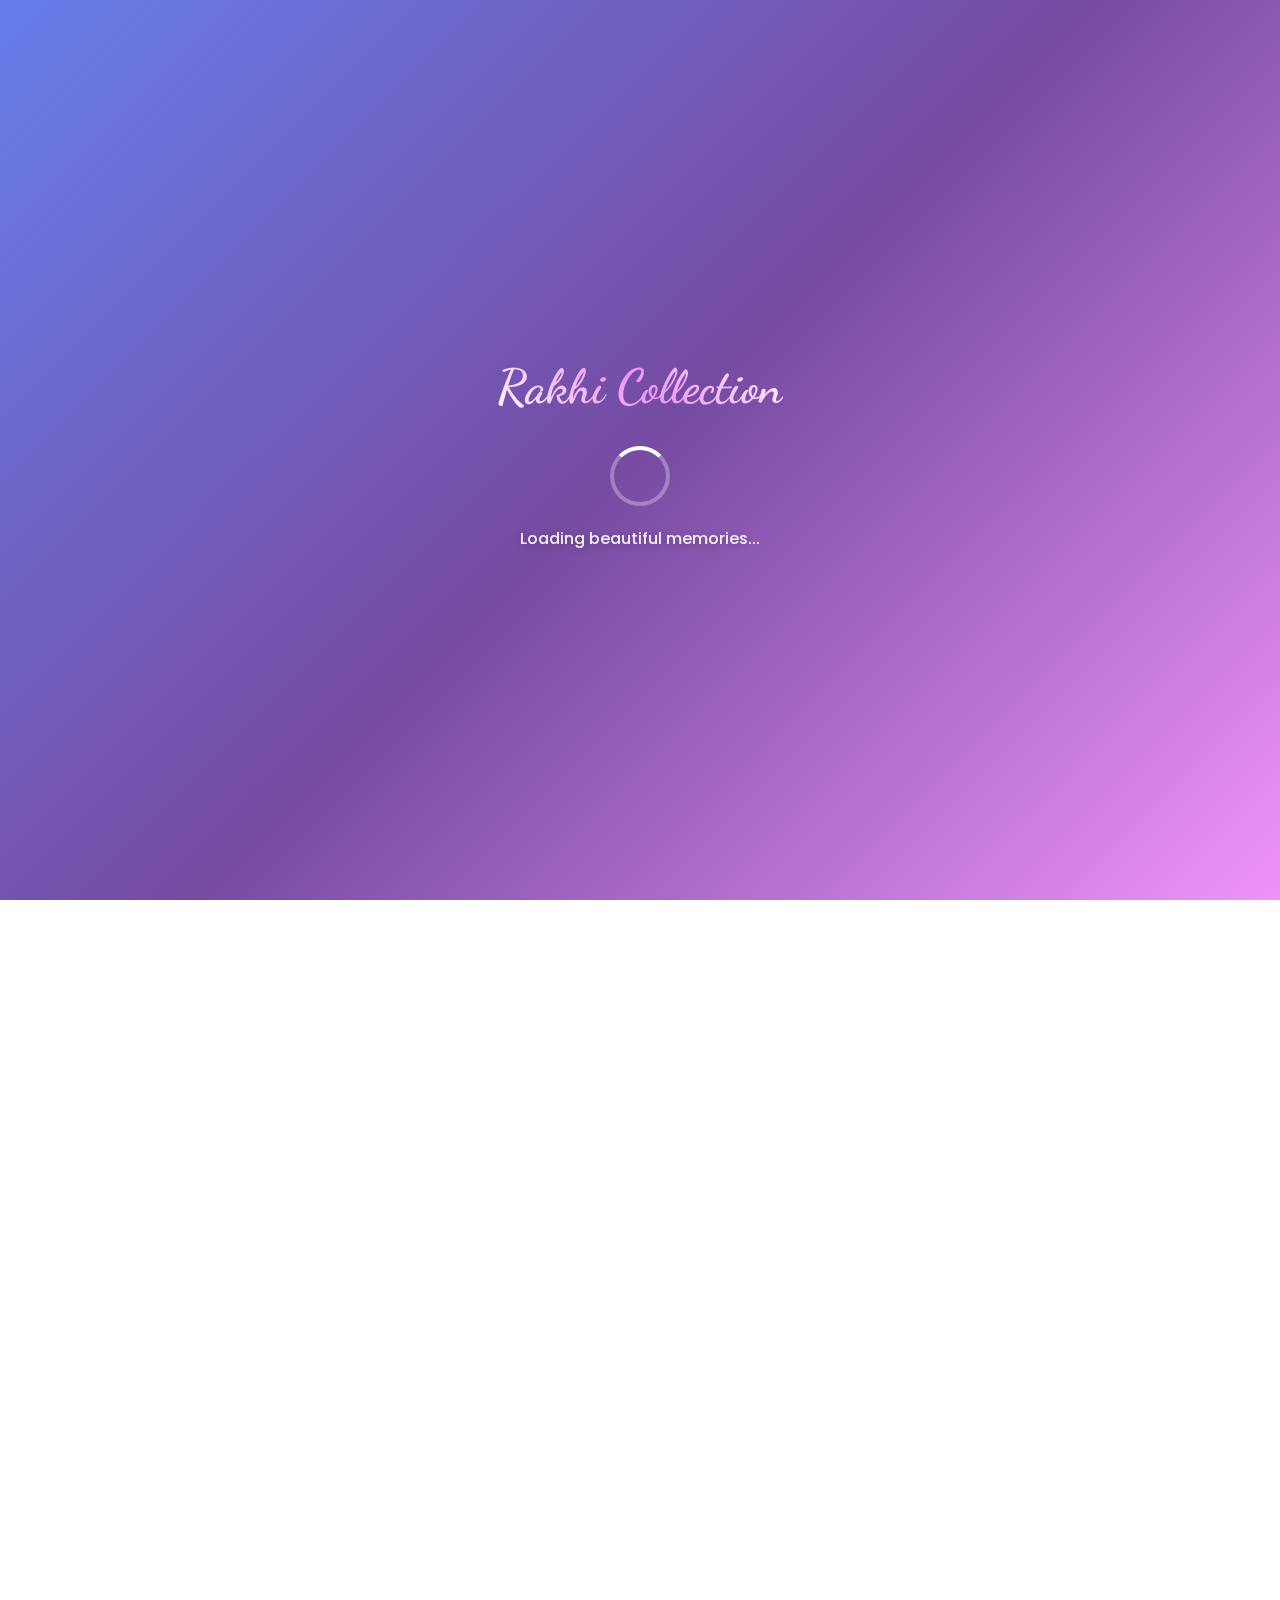
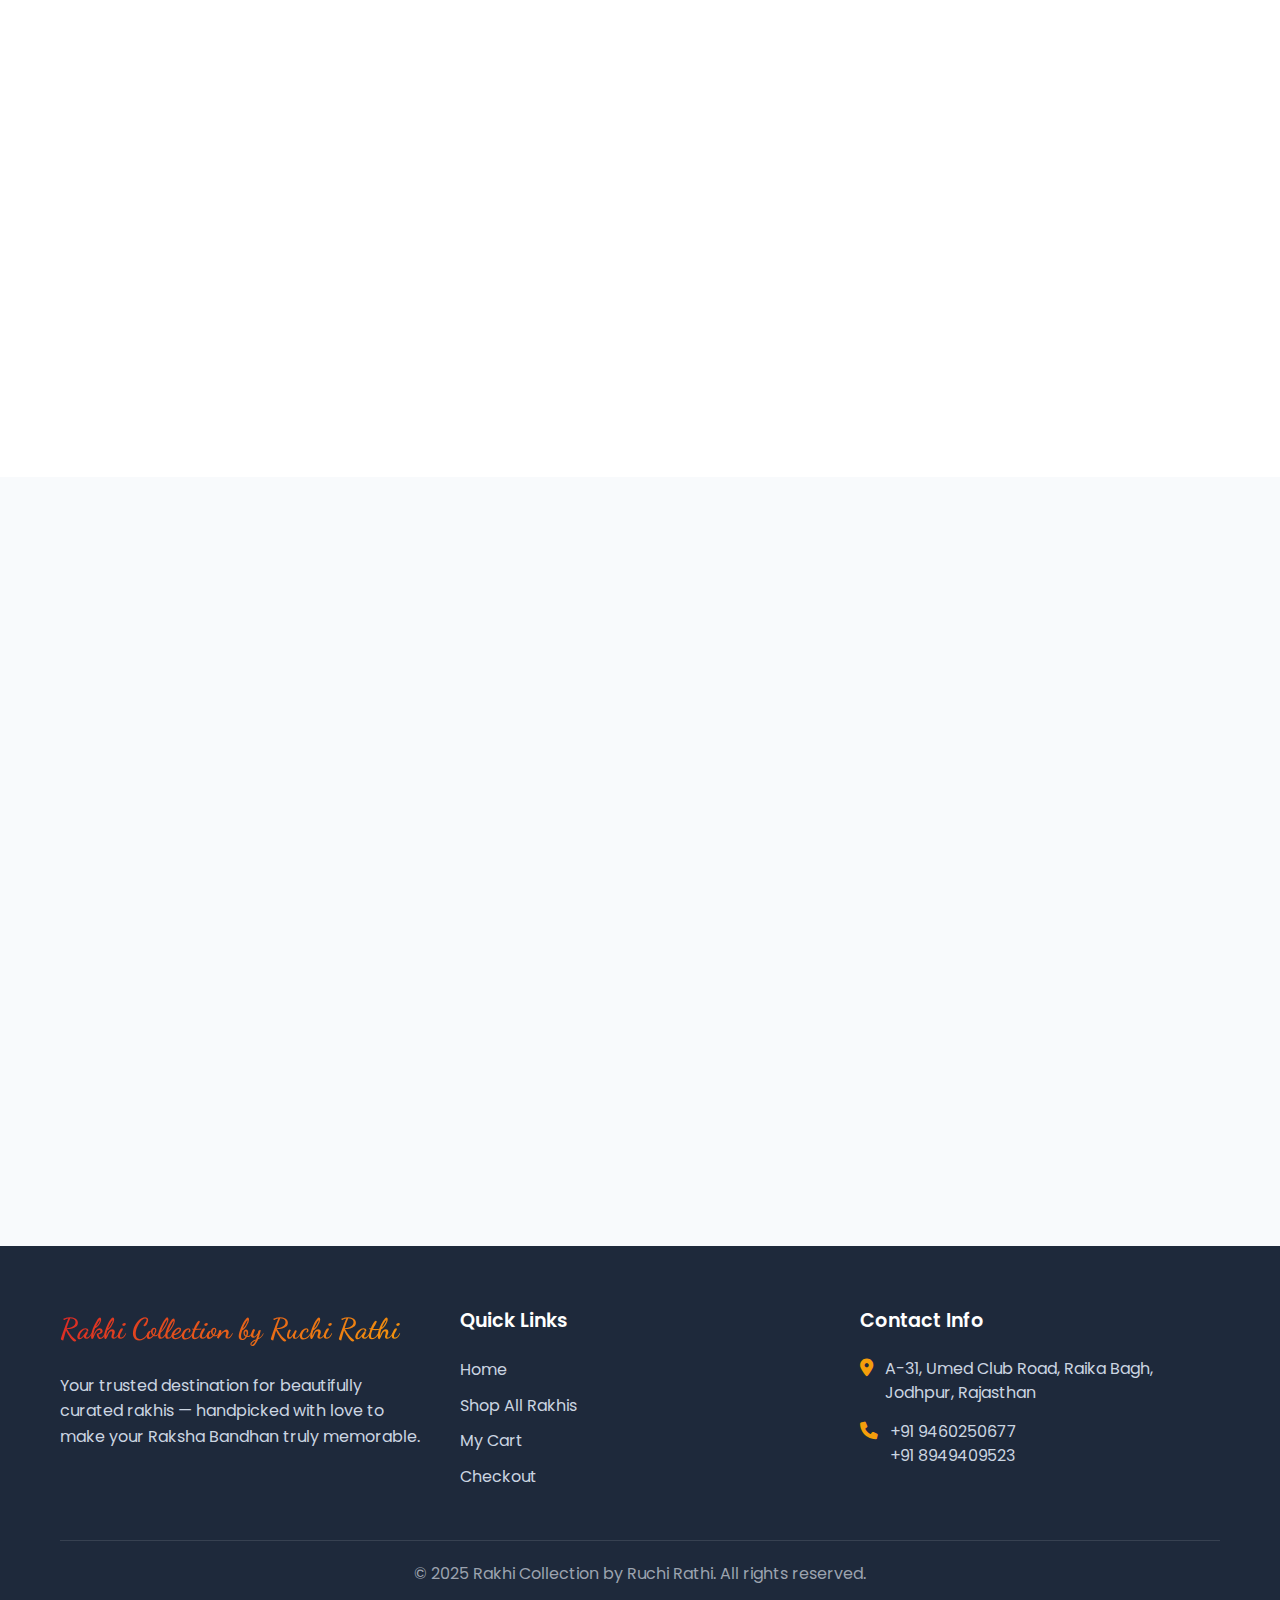
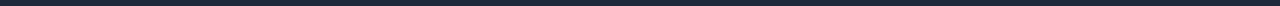
<file: index.html>
<!DOCTYPE html>
<html lang="en">
<head>
    <meta charset="UTF-8">
    <meta name="viewport" content="width=device-width, initial-scale=1.0">
    <title>Rakhi Collection by Ruchi Rathi - Designer Rakhis for Raksha Bandhan</title>
    <meta name="description" content="Beautiful handcrafted designer rakhis by Ruchi Rathi. Premium silver rakhis, kids rakhis, and traditional designs for Raksha Bandhan celebration.">
    <link rel="stylesheet" href="assets/css/style.css">
    <link rel="preconnect" href="https://fonts.googleapis.com">
    <link rel="preconnect" href="https://fonts.gstatic.com" crossorigin>
    <link href="https://fonts.googleapis.com/css2?family=Dancing+Script:wght@400;600;700&family=Poppins:wght@300;400;500;600;700&display=swap" rel="stylesheet">
    <link rel="stylesheet" href="https://cdnjs.cloudflare.com/ajax/libs/font-awesome/6.0.0/css/all.min.css">
    <style>
        /* Enhanced Animations and Visual Effects */
        
        /* Loading Animation */
        .page-loader {
            position: fixed;
            top: 0;
            left: 0;
            width: 100%;
            height: 100%;
            background: linear-gradient(135deg, #667eea 0%, #764ba2 50%, #f093fb 100%);
            display: flex;
            align-items: center;
            justify-content: center;
            z-index: 9999;
            transition: all 0.5s ease;
        }

        .page-loader.fade-out {
            opacity: 0;
            visibility: hidden;
        }

        .loader-content {
            text-align: center;
            color: white;
        }

        .loader-logo {
            font-family: 'Dancing Script', cursive;
            font-size: 3rem;
            font-weight: 700;
            margin-bottom: 20px;
            animation: pulse 2s ease-in-out infinite;
            background: linear-gradient(45deg, #fff, #f093fb, #fff);
            -webkit-background-clip: text;
            -webkit-text-fill-color: transparent;
            background-clip: text;
        }

        .loader-spinner {
            width: 60px;
            height: 60px;
            border: 4px solid rgba(255, 255, 255, 0.3);
            border-top: 4px solid white;
            border-radius: 50%;
            animation: spin 1s linear infinite;
            margin: 0 auto 20px;
        }

        @keyframes spin {
            0% { transform: rotate(0deg); }
            100% { transform: rotate(360deg); }
        }

        /* Enhanced Hero with Dynamic Background */
        .hero {
            position: relative;
            overflow: hidden;
            background: linear-gradient(45deg, #667eea 0%, #764ba2 25%, #f093fb 50%, #f5576c 75%, #4facfe 100%);
            background-size: 400% 400%;
            animation: gradientShift 8s ease infinite;
            min-height: 100vh;
        }

        @keyframes gradientShift {
            0% { background-position: 0% 50%; }
            50% { background-position: 100% 50%; }
            100% { background-position: 0% 50%; }
        }

        /* Animated Mesh Background */
        .hero::before {
            content: '';
            position: absolute;
            top: 0;
            left: 0;
            right: 0;
            bottom: 0;
            background: 
                radial-gradient(circle at 20% 80%, rgba(255, 255, 255, 0.1) 0%, transparent 50%),
                radial-gradient(circle at 80% 20%, rgba(255, 255, 255, 0.1) 0%, transparent 50%),
                radial-gradient(circle at 40% 40%, rgba(255, 255, 255, 0.05) 0%, transparent 50%);
            animation: meshMove 15s ease-in-out infinite;
            pointer-events: none;
        }

        @keyframes meshMove {
            0%, 100% { transform: translate(0, 0) scale(1); }
            33% { transform: translate(30px, -30px) scale(1.1); }
            66% { transform: translate(-20px, 20px) scale(0.9); }
        }

        /* Geometric Shapes Animation */
        .hero::after {
            content: '';
            position: absolute;
            top: 0;
            left: 0;
            right: 0;
            bottom: 0;
            background: 
                linear-gradient(45deg, transparent 40%, rgba(255,255,255,0.03) 50%, transparent 60%),
                linear-gradient(-45deg, transparent 40%, rgba(255,255,255,0.03) 50%, transparent 60%);
            background-size: 60px 60px;
            animation: geometricMove 20s linear infinite;
            pointer-events: none;
        }

        @keyframes geometricMove {
            0% { background-position: 0 0, 0 0; }
            100% { background-position: 60px 60px, -60px 60px; }
        }

        /* Enhanced Page Loader Text */
        .loader-content p {
            color: #ffffff;
            font-weight: 500;
            text-shadow: 0 2px 10px rgba(0,0,0,0.3);
            opacity: 0.9;
        }
        .hero-content {
            animation: heroReveal 1.5s cubic-bezier(0.165, 0.84, 0.44, 1) 0.3s both;
            position: relative;
            z-index: 10;
        }

        @keyframes heroReveal {
            0% {
                opacity: 0;
                transform: translateY(100px) scale(0.9);
                filter: blur(10px);
            }
            100% {
                opacity: 1;
                transform: translateY(0) scale(1);
                filter: blur(0);
            }
        }

        .hero-title {
            animation: titleReveal 2s cubic-bezier(0.165, 0.84, 0.44, 1) 0.5s both;
            position: relative;
            background: linear-gradient(45deg, #fff, #f093fb, #fff, #4facfe);
            background-size: 300% 300%;
            -webkit-background-clip: text;
            -webkit-text-fill-color: transparent;
            background-clip: text;
            animation: titleReveal 2s ease 0.5s both, textShimmer 3s ease-in-out infinite 2s;
        }

        @keyframes titleReveal {
            0% {
                opacity: 0;
                transform: translateX(-100px) rotateY(90deg);
                filter: blur(20px);
            }
            100% {
                opacity: 1;
                transform: translateX(0) rotateY(0deg);
                filter: blur(0);
            }
        }

        @keyframes textShimmer {
            0%, 100% { background-position: 0% 50%; }
            50% { background-position: 100% 50%; }
        }

        .hero-title::after {
            content: '';
            position: absolute;
            bottom: -15px;
            left: 0;
            width: 0;
            height: 6px;
            background: linear-gradient(90deg, #f093fb, #4facfe, #f093fb);
            border-radius: 3px;
            animation: underlineExpand 1.5s cubic-bezier(0.165, 0.84, 0.44, 1) 1.5s both;
            box-shadow: 0 0 20px rgba(240,147,251,0.5);
        }

        @keyframes underlineExpand {
            to { width: 200px; }
        }

        .hero-subtitle {
            animation: slideInRight 1s ease 0.7s both;
        }

        .hero-features {
            animation: fadeInUp 1s ease 0.9s both;
        }

        .feature {
            opacity: 0;
            transform: translateY(20px);
            animation: fadeInUp 0.6s ease forwards;
        }

        .feature:nth-child(1) { animation-delay: 1.1s; }
        .feature:nth-child(2) { animation-delay: 1.3s; }
        .feature:nth-child(3) { animation-delay: 1.5s; }

        .cta-button {
            animation: fadeInUp 1s ease 1.7s both;
            position: relative;
            overflow: hidden;
        }

        .cta-button::before {
            content: '';
            position: absolute;
            top: 0;
            left: -100%;
            width: 100%;
            height: 100%;
            background: linear-gradient(90deg, transparent, rgba(255,255,255,0.3), transparent);
            transition: left 0.7s ease;
        }

        .cta-button:hover::before {
            left: 100%;
        }

        /* Enhanced Hero Image */
        .hero-image {
            animation: slideInRight 1s ease 0.5s both;
        }

        .hero-img {
            animation: floatImage 6s ease-in-out infinite;
            filter: drop-shadow(0 20px 40px rgba(0,0,0,0.2));
        }

        @keyframes floatImage {
            0%, 100% { transform: rotate(5deg) translateY(0px); }
            50% { transform: rotate(5deg) translateY(-20px); }
        }

        /* Enhanced Floating Elements */
        .floating-elements {
            position: absolute;
            width: 100%;
            height: 100%;
            top: 0;
            left: 0;
            pointer-events: none;
            overflow: hidden;
        }

        .float-item {
            position: absolute;
            font-size: 3rem;
            opacity: 0.9;
            animation: floatAndGlow 12s ease-in-out infinite;
            filter: drop-shadow(0 0 20px rgba(255,255,255,0.8));
            transition: all 0.3s ease;
        }

        .float-1 {
            top: 15%;
            left: 8%;
            animation-delay: 0s;
            color: #f093fb;
            font-size: 3.5rem;
        }

        .float-2 {
            top: 65%;
            right: 12%;
            animation-delay: 3s;
            color: #4facfe;
            font-size: 2.8rem;
        }

        .float-3 {
            bottom: 25%;
            left: 15%;
            animation-delay: 6s;
            color: #f5576c;
            font-size: 3.2rem;
        }

        .float-4 {
            top: 35%;
            right: 25%;
            animation-delay: 9s;
            color: #667eea;
            font-size: 2.5rem;
        }

        .float-5 {
            top: 50%;
            left: 50%;
            animation-delay: 4.5s;
            color: #f093fb;
            font-size: 2rem;
            transform: translate(-50%, -50%);
        }

        @keyframes floatAndGlow {
            0%, 100% { 
                transform: translateY(0px) rotate(0deg) scale(1);
                filter: drop-shadow(0 0 20px currentColor) drop-shadow(0 0 40px rgba(255,255,255,0.4));
            }
            25% { 
                transform: translateY(-40px) rotate(15deg) scale(1.2);
                filter: drop-shadow(0 0 30px currentColor) drop-shadow(0 0 60px rgba(255,255,255,0.6));
            }
            50% { 
                transform: translateY(-20px) rotate(-10deg) scale(1.1);
                filter: drop-shadow(0 0 35px currentColor) drop-shadow(0 0 50px rgba(255,255,255,0.5));
            }
            75% { 
                transform: translateY(-35px) rotate(8deg) scale(1.15);
                filter: drop-shadow(0 0 25px currentColor) drop-shadow(0 0 45px rgba(255,255,255,0.4));
            }
        }

        /* Enhanced Mandalas */
        .mandala {
            position: absolute;
            border: 4px solid;
            border-image: linear-gradient(45deg, #f093fb, #4facfe, #f5576c, #667eea, #f093fb) 1;
            border-radius: 50%;
            opacity: 0.7;
            background: radial-gradient(circle, rgba(240,147,251,0.1), transparent 70%);
        }

        .mandala-1 {
            width: 400px;
            height: 400px;
            top: 5%;
            right: 2%;
            animation: rotateAndPulse 30s linear infinite, mandalaBreathe 8s ease-in-out infinite;
        }

        .mandala-2 {
            width: 250px;
            height: 250px;
            bottom: 10%;
            left: -5%;
            animation: rotateAndPulse 25s linear infinite reverse, mandalaBreathe 6s ease-in-out infinite 2s;
        }

        .mandala-3 {
            width: 180px;
            height: 180px;
            top: 45%;
            left: 45%;
            transform: translate(-50%, -50%);
            animation: rotateAndPulse 35s linear infinite, mandalaBreathe 10s ease-in-out infinite 1s;
        }

        @keyframes rotateAndPulse {
            0% { 
                transform: rotate(0deg) scale(1);
                opacity: 0.7;
                filter: drop-shadow(0 0 20px rgba(240,147,251,0.5));
            }
            50% { 
                transform: rotate(180deg) scale(1.15);
                opacity: 0.9;
                filter: drop-shadow(0 0 40px rgba(79,172,254,0.8));
            }
            100% { 
                transform: rotate(360deg) scale(1);
                opacity: 0.7;
                filter: drop-shadow(0 0 20px rgba(245,87,108,0.5));
            }
        }

        @keyframes mandalaBreathe {
            0%, 100% { 
                background: radial-gradient(circle, rgba(240,147,251,0.1), transparent 70%);
            }
            50% { 
                background: radial-gradient(circle, rgba(79,172,254,0.2), transparent 70%);
            }
        }

        /* Enhanced Particle System */
        .particles {
            position: absolute;
            top: 0;
            left: 0;
            width: 100%;
            height: 100%;
            pointer-events: none;
            overflow: hidden;
        }

        .particle {
            position: absolute;
            border-radius: 50%;
            animation: particleFloat 20s linear infinite;
            background: radial-gradient(circle, rgba(255,255,255,0.8), rgba(240,147,251,0.4), transparent);
            box-shadow: 0 0 10px rgba(255,255,255,0.6);
        }

        .particle.large {
            width: 8px;
            height: 8px;
        }

        .particle.medium {
            width: 6px;
            height: 6px;
        }

        .particle.small {
            width: 4px;
            height: 4px;
        }

        @keyframes particleFloat {
            0% {
                transform: translateY(100vh) translateX(0px) rotate(0deg) scale(0);
                opacity: 0;
            }
            10% {
                opacity: 1;
                transform: translateY(90vh) translateX(20px) rotate(45deg) scale(1);
            }
            90% {
                opacity: 0.8;
                transform: translateY(10vh) translateX(-20px) rotate(315deg) scale(1.2);
            }
            100% {
                transform: translateY(-10vh) translateX(0px) rotate(360deg) scale(0);
                opacity: 0;
            }
        }

        /* Scroll-triggered animations */
        .animate-on-scroll {
            opacity: 0;
            transform: translateY(50px);
            transition: all 0.8s ease;
        }

        .animate-on-scroll.animated {
            opacity: 1;
            transform: translateY(0);
        }

        /* Enhanced Category Cards */
        .category-card {
            transition: all 0.5s cubic-bezier(0.4, 0, 0.2, 1);
            position: relative;
            overflow: hidden;
        }

        .category-card::before {
            content: '';
            position: absolute;
            top: 0;
            left: 0;
            right: 0;
            bottom: 0;
            background: linear-gradient(45deg, transparent, rgba(255,255,255,0.1), transparent);
            transform: translateX(-100%);
            transition: transform 0.6s ease;
            z-index: 1;
        }

        .category-card:hover::before {
            transform: translateX(100%);
        }

        .category-card:hover {
            transform: translateY(-15px) scale(1.02);
            box-shadow: 0 25px 50px rgba(0,0,0,0.2);
        }

        .category-image img {
            transition: transform 0.5s ease;
        }

        .category-card:hover .category-image img {
            transform: scale(1.1) rotate(2deg);
        }

        .category-overlay {
            transition: all 0.5s ease;
        }

        .category-card:hover .category-overlay {
            background: linear-gradient(to bottom, rgba(0,0,0,0.3), rgba(220,38,38,0.8));
        }

        /* Enhanced Feature Cards */
        .feature-card {
            transition: all 0.5s cubic-bezier(0.4, 0, 0.2, 1);
            position: relative;
            overflow: hidden;
        }

        .feature-card::before {
            content: '';
            position: absolute;
            top: 0;
            left: 0;
            right: 0;
            bottom: 0;
            background: linear-gradient(135deg, rgba(220,38,38,0.05), rgba(245,158,11,0.05));
            opacity: 0;
            transition: opacity 0.3s ease;
        }

        .feature-card:hover::before {
            opacity: 1;
        }

        .feature-card:hover {
            transform: translateY(-10px);
            box-shadow: 0 20px 40px rgba(220,38,38,0.15);
        }

        .feature-icon {
            transition: all 0.5s ease;
        }

        .feature-card:hover .feature-icon {
            transform: scale(1.1);
            animation: bounce 1s ease;
        }

        @keyframes bounce {
            0%, 20%, 60%, 100% { transform: scale(1.1) translateY(0); }
            40% { transform: scale(1.1) translateY(-10px); }
            80% { transform: scale(1.1) translateY(-5px); }
        }

        /* Enhanced Button Animations */
        .enhanced-button {
            position: relative;
            overflow: hidden;
            transition: all 0.3s ease;
        }

        .enhanced-button::after {
            content: '';
            position: absolute;
            top: 50%;
            left: 50%;
            width: 0;
            height: 0;
            background: rgba(255,255,255,0.3);
            border-radius: 50%;
            transform: translate(-50%, -50%);
            transition: width 0.4s ease, height 0.4s ease;
        }

        .enhanced-button:hover::after {
            width: 300px;
            height: 300px;
        }

        /* MOBILE SLIDER FOR CATEGORIES */
        .categories-grid {
            display: grid;
            grid-template-columns: repeat(auto-fit, minmax(280px, 1fr));
            gap: 30px;
        }

        /* Mobile Slider Styles */
        @media (max-width: 768px) {
            .categories-grid {
                display: none;
            }
            
            .mobile-categories-slider {
                display: block;
                position: relative;
                overflow: hidden;
                border-radius: 15px;
                box-shadow: 0 10px 30px rgba(0, 0, 0, 0.1);
            }
            
            .slider-container {
                display: flex;
                transition: transform 0.3s ease;
                width: calc(100% * 7); /* 7 categories */
            }
            
            .slider-item {
                width: calc(100% / 7);
                flex-shrink: 0;
                padding: 0 5px;
            }
            
            .slider-item .category-card {
                height: 300px;
                border-radius: 12px;
                overflow: hidden;
                box-shadow: 0 8px 25px rgba(0, 0, 0, 0.15);
                transition: transform 0.3s ease;
            }
            
            .slider-item .category-card:hover {
                transform: translateY(-5px);
            }
            
            .slider-item .category-image {
                height: 200px;
            }
            
            .slider-item .category-overlay {
                padding: 20px;
            }
            
            .slider-item .category-overlay h3 {
                font-size: 1.1rem;
                margin-bottom: 8px;
            }
            
            .slider-item .category-overlay p {
                font-size: 0.85rem;
                margin-bottom: 15px;
            }
            
            .slider-item .category-link {
                padding: 6px 16px;
                font-size: 0.85rem;
            }
            
            /* Slider Navigation */
            .slider-nav {
                position: absolute;
                top: 50%;
                transform: translateY(-50%);
                background: rgba(255, 255, 255, 0.9);
                border: none;
                width: 40px;
                height: 40px;
                border-radius: 50%;
                display: flex;
                align-items: center;
                justify-content: center;
                cursor: pointer;
                transition: all 0.3s ease;
                z-index: 10;
                box-shadow: 0 4px 12px rgba(0, 0, 0, 0.15);
            }
            
            .slider-nav:hover {
                background: white;
                transform: translateY(-50%) scale(1.1);
            }
            
            .slider-nav.prev {
                left: 10px;
            }
            
            .slider-nav.next {
                right: 10px;
            }
            
            .slider-nav i {
                color: #dc2626;
                font-size: 1.1rem;
            }
            
            /* Slider Dots */
            .slider-dots {
                display: flex;
                justify-content: center;
                gap: 8px;
                margin-top: 20px;
            }
            
            .slider-dot {
                width: 10px;
                height: 10px;
                border-radius: 50%;
                background: rgba(220, 38, 38, 0.3);
                cursor: pointer;
                transition: all 0.3s ease;
            }
            
            .slider-dot.active {
                background: #dc2626;
                transform: scale(1.2);
            }
            
            /* Mobile Category Cards Compact */
            .mobile-categories-slider .category-card {
                margin: 0;
            }
            
            .mobile-categories-slider .category-image {
                height: 180px;
            }
            
            .mobile-categories-slider .category-overlay {
                padding: 15px;
            }
            
            .mobile-categories-slider .category-overlay h3 {
                font-size: 1rem;
                margin-bottom: 6px;
            }
            
            .mobile-categories-slider .category-overlay p {
                font-size: 0.8rem;
                margin-bottom: 12px;
                line-height: 1.3;
            }
            
            .mobile-categories-slider .category-link {
                padding: 5px 14px;
                font-size: 0.8rem;
                border-radius: 15px;
            }
        }

        @media (min-width: 769px) {
            .mobile-categories-slider {
                display: none;
            }
        }

        /* Responsive Enhancements */
        @media (max-width: 768px) {
            .loader-logo {
                font-size: 2rem;
            }
            
            .float-item {
                font-size: 1.8rem;
            }
            
            .mandala-1 {
                width: 200px;
                height: 200px;
            }
            
            .mandala-2 {
                width: 150px;
                height: 150px;
            }
            
            .hero-title {
                font-size: 2.2rem;
                text-shadow: 0 3px 15px rgba(0,0,0,0.6), 0 0 30px rgba(255,255,255,0.3);
            }
            
            .hero-subtitle {
                font-size: 1rem;
                text-shadow: 0 2px 12px rgba(0,0,0,0.7);
            }
            
            .feature {
                background: rgba(255,255,255,0.2);
                border: 2px solid rgba(255,255,255,0.4);
                padding: 10px 16px;
            }
            
            .feature span {
                font-size: 0.9rem;
                font-weight: 700;
            }
            
            .cta-button {
                font-size: 1rem;
                padding: 14px 28px;
                text-shadow: 0 2px 8px rgba(0,0,0,0.6);
            }
        }

        /* Custom Keyframes */
        @keyframes fadeInUp {
            from {
                opacity: 0;
                transform: translateY(30px);
            }
            to {
                opacity: 1;
                transform: translateY(0);
            }
        }

        @keyframes slideInLeft {
            from {
                opacity: 0;
                transform: translateX(-50px);
            }
            to {
                opacity: 1;
                transform: translateX(0);
            }
        }

        @keyframes slideInRight {
            from {
                opacity: 0;
                transform: translateX(50px);
            }
            to {
                opacity: 1;
                transform: translateX(0);
            }
        }

        @keyframes pulse {
            0%, 100% { transform: scale(1); }
            50% { transform: scale(1.05); }
        }

        /* Scroll Progress Bar */
        .scroll-progress {
            position: fixed;
            top: 0;
            left: 0;
            width: 0%;
            height: 4px;
            background: linear-gradient(to right, #dc2626, #f59e0b);
            z-index: 1001;
            transition: width 0.1s ease;
        }
    </style>
</head>
<body>
    <!-- Page Loader -->
    <div class="page-loader" id="pageLoader">
        <div class="loader-content">
            <div class="loader-logo">Rakhi Collection</div>
            <div class="loader-spinner"></div>
            <p>Loading beautiful memories...</p>
        </div>
    </div>

    <!-- Scroll Progress Bar -->
    <div class="scroll-progress" id="scrollProgress"></div>

    <!-- Navigation -->
    <nav class="navbar">
        <div class="nav-container">
            <div class="nav-logo">
                <h2>Rakhi Collection</h2>
                <span>by Ruchi Rathi</span>
            </div>
            <ul class="nav-menu">
                <li><a href="index.html" class="nav-link active">Home</a></li>
                <li><a href="shop.html" class="nav-link">Shop</a></li>
                <li><a href="cart.html" class="nav-link cart-link">
                    <i class="fas fa-shopping-cart"></i>
                    Cart <span class="cart-count">0</span>
                </a></li>
            </ul>
            <div class="hamburger">
                <span></span>
                <span></span>
                <span></span>
            </div>
        </div>
    </nav>

    <!-- Hero Section -->
    <section class="hero">
        <!-- Particle Effects -->
        <div class="particles" id="particles"></div>
        
        <div class="hero-content">
            <div class="hero-text">
                <h1 class="hero-title">
                    Celebrate the Sacred Bond
                    <span class="highlight">Raksha Bandhan</span>
                </h1>
                <p class="hero-subtitle">
                    Explore a thoughtfully curated collection of designer, traditional, and festive rakhis — sourced with love to make every sibling smile.
                </p>
                <a href="shop.html" class="cta-button enhanced-button">
                    <span>Shop Now</span>
                    <i class="fas fa-arrow-right"></i>
                </a>
            </div>
            <div class="hero-image">
                <div class="floating-elements">
                    <div class="float-item float-1">🎀</div>
                    <div class="float-item float-2">✨</div>
                    <div class="float-item float-3">🌟</div>
                    <div class="float-item float-4">💝</div>
                    <div class="float-item float-5">🎊</div>
                </div>
                <img src="assets/images/hero.jpeg" alt="Beautiful Rakhi Collection" class="hero-img">
            </div>
        </div>
        <div class="hero-decoration">
            <div class="mandala mandala-1"></div>
            <div class="mandala mandala-2"></div>
            <div class="mandala mandala-3"></div>
        </div>
    </section>

    <!-- Categories Preview -->
    <section class="categories-preview">
        <div class="container">
            <div class="section-header animate-on-scroll">
                <h2>Our Premium Collections</h2>
                <p>Discover rakhis that match every bond and every style</p>
            </div>
            
            <!-- Desktop Grid -->
            <div class="categories-grid">
                <div class="category-card animate-on-scroll">
                    <div class="category-image">
                        <img src="assets/images/thread-bg.jpg" alt="Thread Rakhis">
                        <div class="category-overlay">
                            <h3>Thread Rakhis</h3>
                            <p>Graceful, timeless threads that honor tradition</p>
                            <a href="javascript:void(0)" class="category-link enhanced-button" onclick="navigateToCategory('thread')">Explore</a>
                        </div>
                    </div>
                </div>

                <div class="category-card animate-on-scroll">
                    <div class="category-image">
                        <img src="assets/images/Single-bg.jpg" alt="Designer Rakhis">
                        <div class="category-overlay">
                            <h3>Designer Rakhis</h3>
                            <p>Elegance in Every Thread — Make it memorable</p>
                            <a href="javascript:void(0)" class="category-link enhanced-button" onclick="navigateToCategory('designer')">Explore</a>
                        </div>
                    </div>
                </div>

                <div class="category-card animate-on-scroll">
                    <div class="category-image">
                        <img src="assets/images/lumba-bg.jpg" alt="Lumba Rakhis">
                        <div class="category-overlay">
                            <h3>Lumba Rakhis</h3>
                            <p>Celebrate your bond with Bhabhi in style</p>
                            <a href="javascript:void(0)" class="category-link enhanced-button" onclick="navigateToCategory('lumba')">Explore</a>
                        </div>
                    </div>
                </div>

                <div class="category-card animate-on-scroll">
                    <div class="category-image">
                        <img src="assets/images/Silver-bg.jpg" alt="Silver Rakhis">
                        <div class="category-overlay">
                            <h3>Silver Rakhis</h3>
                            <p>Pure Silver – A Gift of Lasting Value</p>
                            <a href="javascript:void(0)" class="category-link enhanced-button" onclick="navigateToCategory('silver')">Explore</a>
                        </div>
                    </div>
                </div>

                <div class="category-card animate-on-scroll">
                    <div class="category-image">
                        <img src="assets/images/Kids-bg.jpg" alt="Kids Rakhis">
                        <div class="category-overlay">
                            <h3>Kids Rakhis</h3>
                            <p>Fun & Festive Designs for Little Ones</p>
                            <a href="javascript:void(0)" class="category-link enhanced-button" onclick="navigateToCategory('kids')">Explore</a>
                        </div>
                    </div>
                </div>

                <div class="category-card animate-on-scroll">
                    <div class="category-image">
                        <img src="assets/images/pair-bg.jpg" alt="Bhaiya Bhabhi Rakhis">
                        <div class="category-overlay">
                            <h3>Bhaiya-Bhabhi Pair</h3>
                            <p>Celebrate the Couple's Bond with Love</p>
                            <a href="javascript:void(0)" class="category-link enhanced-button" onclick="navigateToCategory('bhaiya-bhabhi')">Explore</a>
                        </div>
                    </div>
                </div>

                <div class="category-card animate-on-scroll">
                    <div class="category-image">
                        <img src="assets/images/kc-bg.jpg" alt="Kumkum Chawal Sets">
                        <div class="category-overlay">
                            <h3>Kumkum Chawal Sets</h3>
                            <p>Traditional Essentials for Sacred Rituals</p>
                            <a href="javascript:void(0)" class="category-link enhanced-button" onclick="navigateToCategory('kumkum-chawal')">Explore</a>
                        </div>
                    </div>
                </div>
            </div>

            <!-- Mobile Slider -->
            <div class="mobile-categories-slider">
                <div class="slider-container" id="sliderContainer">
                    <div class="slider-item">
                        <div class="category-card">
                            <div class="category-image">
                                <img src="assets/images/thread-bg.jpg" alt="Thread Rakhis">
                                <div class="category-overlay">
                                    <h3>Thread Rakhis</h3>
                                    <p>Graceful, timeless threads that honor tradition</p>
                                    <a href="javascript:void(0)" class="category-link" onclick="navigateToCategory('thread')">Explore</a>
                                </div>
                            </div>
                        </div>
                    </div>

                    <div class="slider-item">
                        <div class="category-card">
                            <div class="category-image">
                                <img src="assets/images/Single-bg.jpg" alt="Designer Rakhis">
                                <div class="category-overlay">
                                    <h3>Designer Rakhis</h3>
                                    <p>Elegance in Every Thread — Make it memorable</p>
                                    <a href="javascript:void(0)" class="category-link" onclick="navigateToCategory('designer')">Explore</a>
                                </div>
                            </div>
                        </div>
                    </div>

                    <div class="slider-item">
                        <div class="category-card">
                            <div class="category-image">
                                <img src="assets/images/lumba-bg.jpg" alt="Lumba Rakhis">
                                <div class="category-overlay">
                                    <h3>Lumba Rakhis</h3>
                                    <p>Celebrate your bond with Bhabhi in style</p>
                                    <a href="javascript:void(0)" class="category-link" onclick="navigateToCategory('lumba')">Explore</a>
                                </div>
                            </div>
                        </div>
                    </div>

                    <div class="slider-item">
                        <div class="category-card">
                            <div class="category-image">
                                <img src="assets/images/Silver-bg.jpg" alt="Silver Rakhis">
                                <div class="category-overlay">
                                    <h3>Silver Rakhis</h3>
                                    <p>Pure Silver – A Gift of Lasting Value</p>
                                    <a href="javascript:void(0)" class="category-link" onclick="navigateToCategory('silver')">Explore</a>
                                </div>
                            </div>
                        </div>
                    </div>

                    <div class="slider-item">
                        <div class="category-card">
                            <div class="category-image">
                                <img src="assets/images/Kids-bg.jpg" alt="Kids Rakhis">
                                <div class="category-overlay">
                                    <h3>Kids Rakhis</h3>
                                    <p>Fun & Festive Designs for Little Ones</p>
                                    <a href="javascript:void(0)" class="category-link" onclick="navigateToCategory('kids')">Explore</a>
                                </div>
                            </div>
                        </div>
                    </div>

                    <div class="slider-item">
                        <div class="category-card">
                            <div class="category-image">
                                <img src="assets/images/pair-bg.jpg" alt="Bhaiya Bhabhi Rakhis">
                                <div class="category-overlay">
                                    <h3>Bhaiya-Bhabhi Pair</h3>
                                    <p>Celebrate the Couple's Bond with Love</p>
                                    <a href="javascript:void(0)" class="category-link" onclick="navigateToCategory('bhaiya-bhabhi')">Explore</a>
                                </div>
                            </div>
                        </div>
                    </div>

                    <div class="slider-item">
                        <div class="category-card">
                            <div class="category-image">
                                <img src="assets/images/kc-bg.jpg" alt="Kumkum Chawal Sets">
                                <div class="category-overlay">
                                    <h3>Kumkum Chawal Sets</h3>
                                    <p>Traditional Essentials for Sacred Rituals</p>
                                    <a href="javascript:void(0)" class="category-link" onclick="navigateToCategory('kumkum-chawal')">Explore</a>
                                </div>
                            </div>
                        </div>
                    </div>
                </div>


                <!-- Slider Dots -->
                <div class="slider-dots">
                    <div class="slider-dot active" onclick="goToSlide(0)"></div>
                    <div class="slider-dot" onclick="goToSlide(1)"></div>
                    <div class="slider-dot" onclick="goToSlide(2)"></div>
                    <div class="slider-dot" onclick="goToSlide(3)"></div>
                    <div class="slider-dot" onclick="goToSlide(4)"></div>
                    <div class="slider-dot" onclick="goToSlide(5)"></div>
                    <div class="slider-dot" onclick="goToSlide(6)"></div>
                </div>
            </div>
        </div>
    </section>

    <!-- Why Choose Us -->
    <section class="why-choose-us">
        <div class="container">
            <div class="section-header animate-on-scroll">
                <h2>Why Choose Our Rakhis?</h2>
                <p>Celebrate Raksha Bandhan with trust, elegance, and handpicked Rakhi collections your loved ones will adore.</p>
            </div>
            <div class="features-grid">
                <div class="feature-card animate-on-scroll">
                    <div class="feature-icon">
                        <i class="fas fa-hand-holding-heart"></i>
                    </div>
                    <h3>Curated Premium Selection</h3>
                    <p>We bring you the finest rakhis from trusted artisans and brands — so you can shop confidently for quality and variety.</p>
                </div>
                <div class="feature-card animate-on-scroll">
                    <div class="feature-icon">
                        <i class="fas fa-gem"></i>
                    </div>
                    <h3>Affordable Festive Pricing</h3>
                    <p>Celebrate with beautiful rakhis for every budget — from designer to traditional — without compromising on elegance.</p>
                </div>
                <div class="feature-card animate-on-scroll">
                    <div class="feature-icon">
                        <i class="fas fa-gift"></i>
                    </div>
                    <h3>Perfect Gifts for Every Bond</h3>
                    <p>Whether it's for your little brother or beloved Bhaiya-Bhabhi, find the perfect Rakhi gift to express your love this festive season.</p>
                </div>
            </div>
        </div>
    </section>

    <!-- Footer -->
    <footer class="footer">
        <div class="container">
            <div class="footer-content">
                <div class="footer-section">
                    <h3>Rakhi Collection by Ruchi Rathi</h3>
                    <p>Your trusted destination for beautifully curated rakhis — handpicked with love to make your Raksha Bandhan truly memorable.</p>
                </div>
                <div class="footer-section">
                    <h4>Quick Links</h4>
                    <ul>
                        <li><a href="index.html">Home</a></li>
                        <li><a href="shop.html">Shop All Rakhis</a></li>
                        <li><a href="cart.html">My Cart</a></li>
                        <li><a href="checkout.html">Checkout</a></li>
                    </ul>
                </div>
                <div class="footer-section">
                    <h4>Contact Info</h4>
                    <div class="contact-info">
                        <div class="contact-item">
                            <i class="fas fa-map-marker-alt"></i>
                            <span>A-31, Umed Club Road, Raika Bagh, Jodhpur, Rajasthan</span>
                        </div>
                        <div class="contact-item">
                            <i class="fas fa-phone"></i>
                            <div>
                                <a href="tel:+919460250677">+91 9460250677</a><br>
                                <a href="tel:+918949409523">+91 8949409523</a>
                            </div>
                        </div>
                    </div>
                </div>
            </div>
            <div class="footer-bottom">
                <p>&copy; 2025 Rakhi Collection by Ruchi Rathi. All rights reserved.</p>
            </div>
        </div>
    </footer>

    <script src="assets/js/main.js"></script>
    <script>
        // Mobile Categories Slider Logic
        let currentSlide = 0;
        const totalSlides = 7;
        let isAutoPlaying = true;
        let autoPlayInterval;

        function moveSlider(direction) {
            const container = document.getElementById('sliderContainer');
            const dots = document.querySelectorAll('.slider-dot');
            
            // Remove active class from current dot
            dots[currentSlide].classList.remove('active');
            
            currentSlide += direction;
            
            // Handle wrap around
            if (currentSlide >= totalSlides) {
                currentSlide = 0;
            } else if (currentSlide < 0) {
                currentSlide = totalSlides - 1;
            }
            
            // Move slider
            const translateX = -(currentSlide * (100 / totalSlides));
            container.style.transform = `translateX(${translateX}%)`;
            
            // Add active class to new dot
            dots[currentSlide].classList.add('active');
            
           
        }

        function goToSlide(slideIndex) {
            const container = document.getElementById('sliderContainer');
            const dots = document.querySelectorAll('.slider-dot');
            
            // Remove active class from current dot
            dots[currentSlide].classList.remove('active');
            
            currentSlide = slideIndex;
            
            // Move slider
            const translateX = -(currentSlide * (100 / totalSlides));
            container.style.transform = `translateX(${translateX}%)`;
            
            // Add active class to new dot
            dots[currentSlide].classList.add('active');
            
            
        }

       autoPlayInterval = setInterval(() => {
            if (isAutoPlaying) {
                moveSlider(1); // Move to next slide
            }
        }, 3000); // Change slide every 3 seconds

        // Touch/Swipe support for mobile
        let startX = 0;
        let endX = 0;

        function handleTouchStart(e) {
            startX = e.touches[0].clientX;
        }

        function handleTouchEnd(e) {
            endX = e.changedTouches[0].clientX;
            const deltaX = startX - endX;
            
            if (Math.abs(deltaX) > 50) { // Minimum swipe distance
                if (deltaX > 0) {
                    moveSlider(1); // Swipe left - next slide
                } else {
                    moveSlider(-1); // Swipe right - previous slide
                }
            }
        }

        // ===== NAVIGATE TO CATEGORY WITH FILTER =====
        function navigateToCategory(category) {
            // Store the selected category in localStorage for the shop page to read
            localStorage.setItem('selectedCategory', category);
            // Navigate to shop page
            window.location.href = 'shop.html';
        }

        // Enhanced JavaScript for animations and cursor trail
        document.addEventListener('DOMContentLoaded', function() {
            // Page Loader
            const pageLoader = document.getElementById('pageLoader');
            window.addEventListener('load', function() {
                setTimeout(() => {
                    pageLoader.classList.add('fade-out');
                }, 1500);
            });

            // Scroll Progress Bar
            const scrollProgress = document.getElementById('scrollProgress');
            window.addEventListener('scroll', function() {
                const scrolled = (window.pageYOffset / (document.documentElement.scrollHeight - window.innerHeight)) * 100;
                scrollProgress.style.width = scrolled + '%';
            });

            // Enhanced Particle System
            function createParticles() {
                const particlesContainer = document.getElementById('particles');
                if (!particlesContainer) return;

                // Clear existing particles
                particlesContainer.innerHTML = '';

                for (let i = 0; i < 30; i++) {
                    const particle = document.createElement('div');
                    const size = Math.random() > 0.7 ? 'large' : Math.random() > 0.4 ? 'medium' : 'small';
                    particle.className = `particle ${size}`;
                    particle.style.left = Math.random() * 100 + '%';
                    particle.style.animationDelay = Math.random() * 20 + 's';
                    particle.style.animationDuration = (Math.random() * 15 + 15) + 's';
                    
                    // Random colors
                    const colors = [
                        'radial-gradient(circle, rgba(240,147,251,0.9), rgba(240,147,251,0.3), transparent)',
                        'radial-gradient(circle, rgba(79,172,254,0.9), rgba(79,172,254,0.3), transparent)',
                        'radial-gradient(circle, rgba(245,87,108,0.9), rgba(245,87,108,0.3), transparent)',
                        'radial-gradient(circle, rgba(255,255,255,0.9), rgba(255,255,255,0.3), transparent)'
                    ];
                    particle.style.background = colors[Math.floor(Math.random() * colors.length)];
                    
                    particlesContainer.appendChild(particle);
                }
            }

            createParticles();

            // Enhanced scroll-triggered animations
            const observerOptions = {
                threshold: 0.15,
                rootMargin: '0px 0px -80px 0px'
            };

            const observer = new IntersectionObserver(function(entries) {
                entries.forEach(entry => {
                    if (entry.isIntersecting) {
                        entry.target.classList.add('animated');
                    }
                });
            }, observerOptions);

            document.querySelectorAll('.animate-on-scroll').forEach(el => {
                observer.observe(el);
            });

            // Mobile Slider Setup
            const slider = document.querySelector('.mobile-categories-slider');
            if (slider && window.innerWidth <= 768) {
                const container = slider.querySelector('.slider-container');
                
                // Add touch events
                container.addEventListener('touchstart', handleTouchStart, { passive: true });
                container.addEventListener('touchend', handleTouchEnd, { passive: true });
                
                // Start auto-play
                startAutoPlay();
                
                // Pause on hover (for devices that support it)
                slider.addEventListener('mouseenter', () => {
                    clearInterval(autoPlayInterval);
                });
                
                slider.addEventListener('mouseleave', () => {
                    if (isAutoPlaying) {
                        startAutoPlay();
                    }
                });
            }

            // Enhanced CTA Button Effect with Multiple Ripples
            document.querySelectorAll('.enhanced-button').forEach(button => {
                button.addEventListener('click', function(e) {
                    const rect = this.getBoundingClientRect();
                    const x = e.clientX - rect.left;
                    const y = e.clientY - rect.top;
                    
                    // Create multiple ripples
                    for (let i = 0; i < 3; i++) {
                        setTimeout(() => {
                            const ripple = document.createElement('div');
                            ripple.style.position = 'absolute';
                            ripple.style.borderRadius = '50%';
                            ripple.style.background = i === 0 ? 'rgba(255,255,255,0.8)' : 'rgba(240,147,251,0.6)';
                            ripple.style.transform = 'scale(0)';
                            ripple.style.animation = 'ripple 0.8s linear';
                            ripple.style.left = x + 'px';
                            ripple.style.top = y + 'px';
                            ripple.style.width = '20px';
                            ripple.style.height = '20px';
                            ripple.style.marginLeft = '-10px';
                            ripple.style.marginTop = '-10px';
                            ripple.style.pointerEvents = 'none';
                            
                            this.appendChild(ripple);
                            
                            setTimeout(() => {
                                if (ripple.parentNode) {
                                    ripple.remove();
                                }
                            }, 800);
                        }, i * 100);
                    }
                });
            });

            // Enhanced parallax effect for hero decorations
            let ticking = false;
            
            function updateParallax() {
                const scrolled = window.pageYOffset;
                
                const mandala1 = document.querySelector('.mandala-1');
                const mandala2 = document.querySelector('.mandala-2');
                const mandala3 = document.querySelector('.mandala-3');
                
                if (mandala1) {
                    mandala1.style.transform = `translateY(${scrolled * 0.3}px) rotate(${scrolled * 0.1}deg) scale(${1 + scrolled * 0.0005})`;
                }
                if (mandala2) {
                    mandala2.style.transform = `translateY(${scrolled * -0.2}px) rotate(${scrolled * -0.15}deg) scale(${1 + scrolled * 0.0003})`;
                }
                if (mandala3) {
                    mandala3.style.transform = `translate(-50%, -50%) translateY(${scrolled * 0.1}px) rotate(${scrolled * 0.05}deg)`;
                }
                
                ticking = false;
            }
            
            function requestTick() {
                if (!ticking) {
                    requestAnimationFrame(updateParallax);
                    ticking = true;
                }
            }
            
            window.addEventListener('scroll', requestTick);

            // Add enhanced ripple animation CSS
            const style = document.createElement('style');
            style.textContent = `
                @keyframes ripple {
                    to {
                        transform: scale(6);
                        opacity: 0;
                    }
                }
            `;
            document.head.appendChild(style);

            // Recreation of particles every 30 seconds for variety
            setInterval(createParticles, 30000);

            // Handle window resize for slider
            window.addEventListener('resize', function() {
                if (window.innerWidth <= 768) {
                    if (!isAutoPlaying) {
                        isAutoPlaying = true;
                        startAutoPlay();
                    }
                } else {
                    stopAutoPlay();
                }
            });
        });

        // Export slider functions to global scope
        window.moveSlider = moveSlider;
        window.goToSlide = goToSlide;
        window.navigateToCategory = navigateToCategory;
    </script>
</body>
</html>
</file>
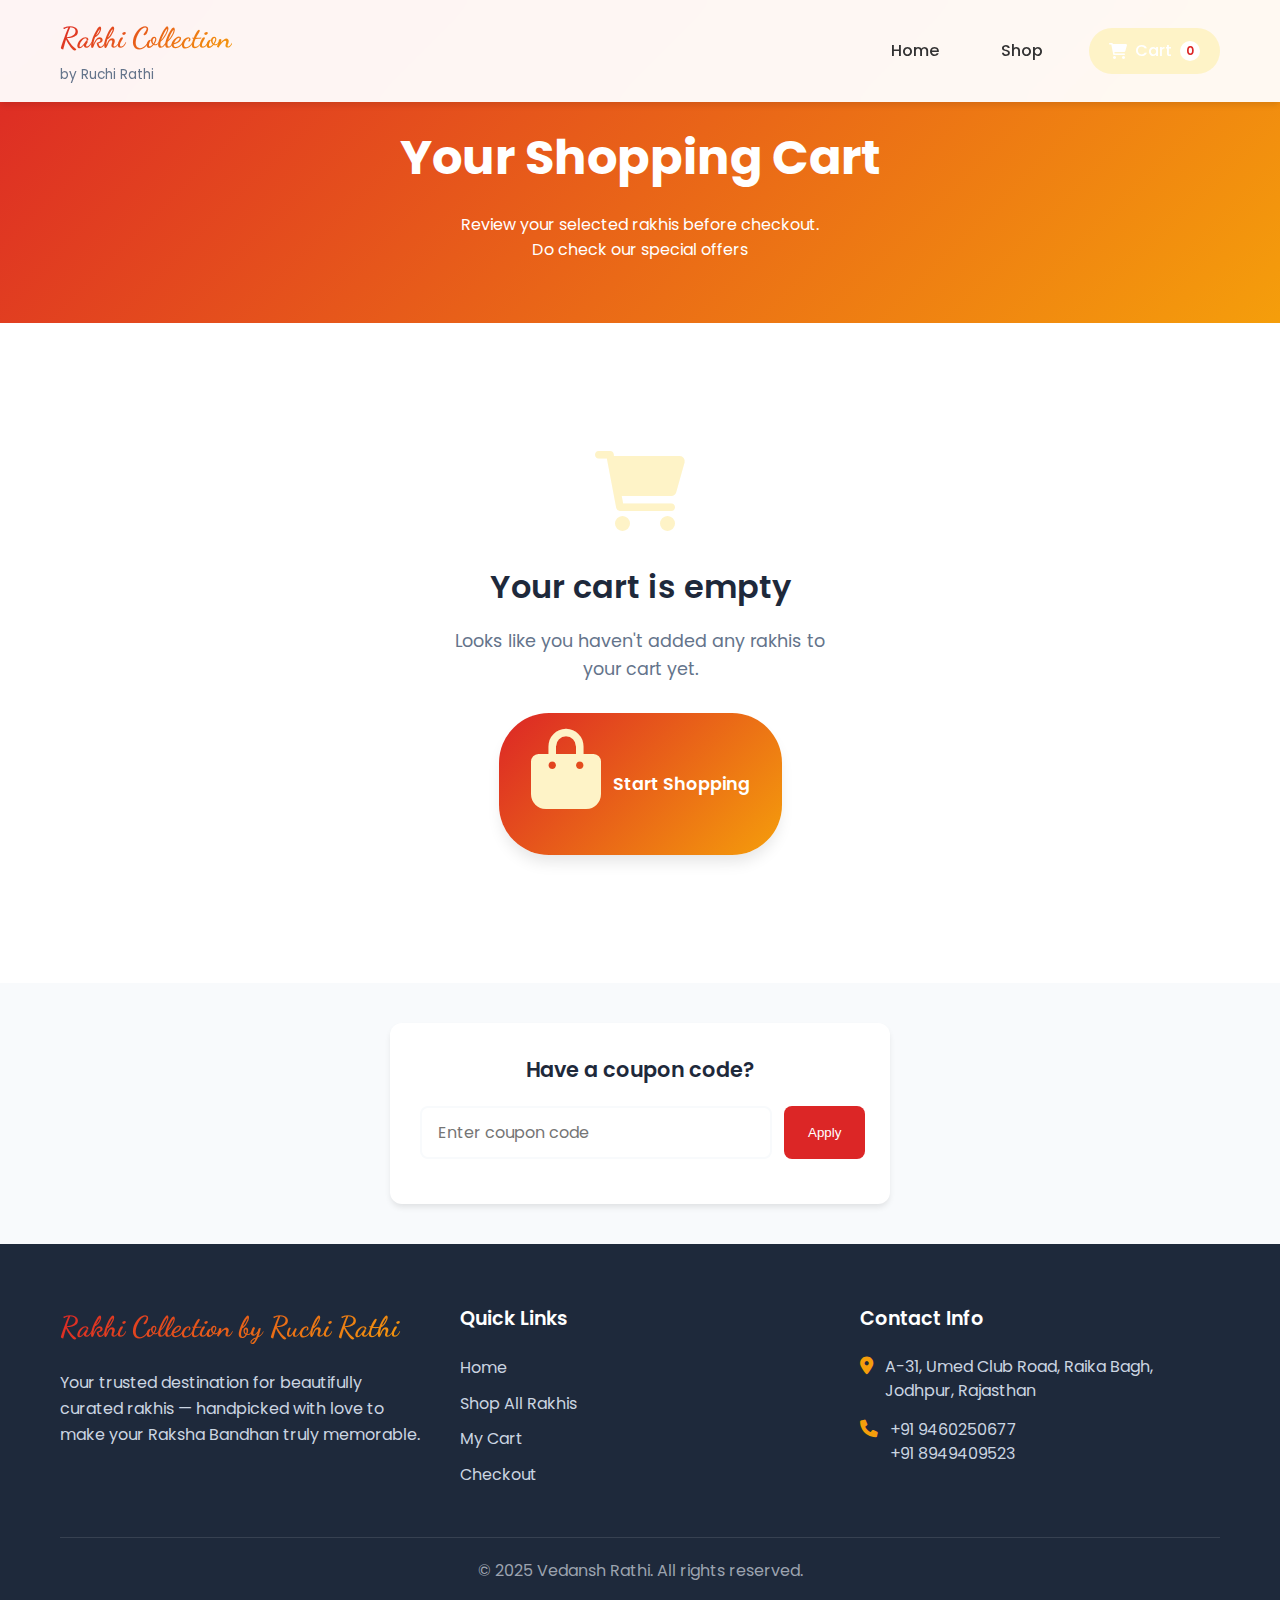
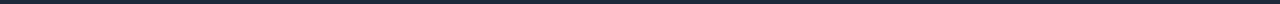
<file: cart.html>
<!DOCTYPE html>
<html lang="en">
<head>
    <meta charset="UTF-8">
    <meta name="viewport" content="width=device-width, initial-scale=1.0">
    <title>Your Cart - Rakhi Collection by Ruchi Rathi</title>
    <meta name="description" content="Review your selected rakhis and proceed to checkout. Fast delivery within Jodhpur and across India.">
    <link rel="stylesheet" href="assets/css/style.css">
    <link rel="preconnect" href="https://fonts.googleapis.com">
    <link rel="preconnect" href="https://fonts.gstatic.com" crossorigin>
    <link href="https://fonts.googleapis.com/css2?family=Dancing+Script:wght@400;600;700&family=Poppins:wght@300;400;500;600;700&display=swap" rel="stylesheet">
    <link rel="stylesheet" href="https://cdnjs.cloudflare.com/ajax/libs/font-awesome/6.0.0/css/all.min.css">
    
    <style>
        /* Enhanced Mobile Cart Styles */
        @media (max-width: 1024px) {
            .cart-layout {
                grid-template-columns: 1fr !important;
                gap: 20px !important;
            }
            
            .cart-summary {
                order: 3; /* Summary at bottom on mobile */
            }
            
            .coupon-section-mobile {
                order: 2; /* Coupon section in middle on mobile */
            }
        }
        
        /* Pincode Section Styles */
        .pincode-section {
            background: linear-gradient(135deg, #f0f9ff, #e0e7ff);
            border: 2px solid #3b82f6;
            border-radius: 12px;
            padding: 20px;
            margin-bottom: 20px;
            transition: all 0.3s ease;
        }
        
        .pincode-section h4 {
            color: #1e40af;
            font-size: 1.1rem;
            font-weight: 600;
            margin-bottom: 15px;
            display: flex;
            align-items: center;
            gap: 8px;
        }
        
        .pincode-input-group {
            display: flex;
            gap: 10px;
            margin-bottom: 10px;
        }
        
        .pincode-input-group input {
            flex: 1;
            padding: 12px 15px;
            border: 2px solid #cbd5e1;
            border-radius: 8px;
            font-size: 1rem;
            font-weight: 500;
            text-align: center;
            letter-spacing: 1px;
            transition: all 0.3s ease;
        }
        
        .pincode-input-group input:focus {
            outline: none;
            border-color: #3b82f6;
            box-shadow: 0 0 0 3px rgba(59, 130, 246, 0.1);
        }
        
        .detect-btn {
            padding: 12px 18px;
            background: #3b82f6;
            color: white;
            border: none;
            border-radius: 8px;
            cursor: pointer;
            transition: all 0.3s ease;
            font-size: 1rem;
        }
        
        .detect-btn:hover {
            background: #2563eb;
            transform: translateY(-1px);
        }
        
        .pincode-message {
            font-size: 0.9rem;
            padding: 8px 12px;
            border-radius: 6px;
            margin-top: 10px;
            display: none;
            font-weight: 500;
        }
        
        .pincode-message.success {
            background: #d1fae5;
            color: #065f46;
            border: 1px solid #10b981;
        }
        
        .pincode-message.error {
            background: #fee2e2;
            color: #991b1b;
            border: 1px solid #ef4444;
        }
        
        .pincode-message.info {
            background: #dbeafe;
            color: #1e40af;
            border: 1px solid #3b82f6;
        }
        
        /* Enhanced Delivery Options */
        .delivery-options {
            display: flex;
            flex-direction: column;
            gap: 12px;
        }
        
        .delivery-option {
            display: flex;
            align-items: center;
            padding: 15px;
            border: 2px solid #e5e7eb;
            border-radius: 10px;
            cursor: pointer;
            transition: all 0.3s ease;
            background: white;
        }
        
        .delivery-option:hover {
            border-color: #3b82f6;
            background: #f8fafc;
        }
        
        .delivery-option.selected {
            border-color: #10b981;
            background: #ecfdf5;
            box-shadow: 0 4px 12px rgba(16, 185, 129, 0.15);
        }
        
        .delivery-option input[type="radio"] {
            margin-right: 12px;
            width: 18px;
            height: 18px;
        }
        
        .delivery-info {
            flex: 1;
            display: flex;
            justify-content: space-between;
            align-items: center;
        }
        
        .delivery-info strong {
            color: #1f2937;
            font-size: 1rem;
        }
        
        .delivery-time {
            color: #6b7280;
            font-size: 0.9rem;
            margin-left: 10px;
        }
        
        .delivery-price {
            color: #dc2626;
            font-weight: 700;
            font-size: 1.1rem;
        }
        
        @media (max-width: 768px) {
            .cart-container {
                padding: 30px 0;
            }
            
            .cart-items {
                margin-bottom: 20px;
                order: 1;
            }
            
            .cart-item {
                grid-template-columns: 80px 1fr !important;
                gap: 15px !important;
                padding: 15px 0 !important;
                align-items: flex-start !important;
            }
            
            .cart-item-image {
                width: 80px !important;
                height: 80px !important;
            }
            
            .cart-item-details {
                flex: 1;
            }
            
            .cart-item-details h4 {
                font-size: 1rem !important;
                margin-bottom: 4px !important;
            }
            
            .cart-item-details p {
                font-size: 0.85rem !important;
                margin-bottom: 8px !important;
            }
            
            .cart-item-price {
                font-size: 1.1rem !important;
                margin-bottom: 10px !important;
            }
            
            .cart-item-subtotal {
                grid-column: 1 / -1 !important;
                display: flex !important;
                justify-content: space-between !important;
                align-items: center !important;
                margin-top: 10px !important;
                padding-top: 10px !important;
                border-top: 1px solid var(--light-gray) !important;
            }
            
            .quantity-controls {
                grid-column: 1 / -1 !important;
                justify-content: center !important;
                margin-top: 10px !important;
                background: var(--light-gray) !important;
                padding: 8px !important;
                border-radius: 8px !important;
            }
            
            .quantity-btn {
                width: 32px !important;
                height: 32px !important;
            }
            
            .quantity-input {
                width: 50px !important;
                padding: 6px !important;
            }
            
            /* Mobile coupon section */
            .coupon-section {
                background: white !important;
                padding: 0 !important;
                margin-bottom: 20px;
            }
            
            .coupon-card {
                margin: 0 !important;
                box-shadow: var(--shadow-md) !important;
                padding: 20px !important;
            }
            
            .coupon-input {
                flex-direction: column !important;
                gap: 10px !important;
            }
            
            .coupon-input input {
                width: 100% !important;
            }
            
            .apply-coupon-btn {
                width: 100% !important;
                padding: 12px !important;
            }
            
            /* Mobile summary */
            .cart-summary {
                gap: 15px !important;
            }
            
            .summary-card {
                padding: 20px !important;
            }
            
            .delivery-section h4 {
                font-size: 1rem !important;
            }
            
            .delivery-option {
                padding: 12px !important;
                font-size: 0.9rem !important;
            }
            
            .checkout-btn {
                padding: 16px 20px !important;
                font-size: 1.1rem !important;
            }
            
            .continue-btn {
                padding: 12px 16px !important;
                font-size: 0.95rem !important;
            }
            
            /* Mobile pincode section */
            .pincode-section {
                padding: 15px;
                margin-bottom: 15px;
            }
            
            .pincode-section h4 {
                font-size: 1rem;
            }
            
            .pincode-input-group {
                flex-direction: column;
                gap: 10px;
            }
            
            .pincode-input-group input {
                padding: 14px;
                font-size: 16px; /* Prevent zoom on iOS */
            }
            
            .detect-btn {
                padding: 14px;
                font-size: 16px;
            }
            
            .delivery-info {
                flex-direction: column;
                align-items: flex-start;
                gap: 4px;
            }
            
            .delivery-time {
                margin-left: 0;
            }
        }
        
        @media (max-width: 480px) {
            .cart-header h1 {
                font-size: 2rem !important;
            }
            
            .cart-header p {
                font-size: 1rem !important;
            }
            
            .cart-items {
                padding: 20px !important;
            }
            
            .cart-header-row h2 {
                font-size: 1.3rem !important;
            }
            
            .cart-item {
                padding: 12px 0 !important;
            }
            
            .cart-item-image {
                width: 70px !important;
                height: 70px !important;
            }
            
            .cart-item-details h4 {
                font-size: 0.95rem !important;
            }
            
            .coupon-card {
                padding: 15px !important;
            }
            
            .coupon-card h3 {
                font-size: 1.2rem !important;
            }
            
            .summary-card {
                padding: 15px !important;
            }
            
            .summary-card h3 {
                font-size: 1.2rem !important;
            }
        }

        /* Enhanced Coupon Section */
        .coupon-section-mobile {
            display: none;
        }
        
        @media (max-width: 1024px) {
            .coupon-section {
                display: none;
            }
            
            .coupon-section-mobile {
                display: block;
                background: white;
                margin-bottom: 20px;
            }
            
            .coupon-card-mobile {
                background: white;
                border-radius: var(--border-radius);
                padding: 25px;
                box-shadow: var(--shadow-md);
                text-align: center;
            }
            
            .coupon-card-mobile h3 {
                font-size: 1.3rem;
                font-weight: 600;
                margin-bottom: 20px;
                color: var(--dark-gray);
            }
            
            .coupon-input-mobile {
                display: flex;
                gap: 12px;
                margin-bottom: 15px;
            }
            
            .coupon-input-mobile input {
                flex: 1;
                padding: 12px 16px;
                border: 2px solid var(--light-gray);
                border-radius: 8px;
                font-size: 1rem;
            }
            
            .apply-coupon-btn-mobile {
                padding: 12px 24px;
                background: var(--primary-red);
                color: white;
                border: none;
                border-radius: 8px;
                font-weight: 500;
                transition: var(--transition);
                cursor: pointer;
            }
            
            .apply-coupon-btn-mobile:hover {
                background: var(--dark-red);
            }
            
            .coupon-message-mobile {
                font-size: 0.9rem;
                padding: 10px;
                border-radius: 6px;
                display: none;
                margin-top: 10px;
            }
            
            .coupon-message-mobile.success {
                background: #d1fae5;
                color: #065f46;
                display: block;
            }
            
            .coupon-message-mobile.error {
                background: #fee2e2;
                color: #991b1b;
                display: block;
            }
        }

        @media (max-width: 768px) {
            .coupon-input-mobile {
                flex-direction: column;
                gap: 10px;
            }
            
            .apply-coupon-btn-mobile {
                width: 100%;
            }
        }

        /* Remove item button enhancement for mobile */
        @media (max-width: 768px) {
            .remove-item-btn {
                padding: 6px !important;
                font-size: 0.9rem !important;
            }
        }

        /* Low stock warning mobile */
        @media (max-width: 768px) {
            .low-stock {
                font-size: 0.75rem !important;
                margin-top: 2px !important;
            }
        }

        /* Coupon Suggestions Styling */
        .coupon-suggestions {
            background: linear-gradient(135deg, #fef3c7, #fed7aa);
            border-radius: var(--border-radius);
            padding: 25px;
            margin: 20px 0;
            border: 2px solid var(--primary-gold);
            animation: glow 2s ease-in-out infinite alternate;
        }
        
        @keyframes glow {
            from { box-shadow: 0 0 20px rgba(245, 158, 11, 0.3); }
            to { box-shadow: 0 0 30px rgba(245, 158, 11, 0.6); }
        }
        
        .coupon-suggestions h4 {
            color: var(--dark-gray);
            font-size: 1.3rem;
            font-weight: 600;
            margin-bottom: 20px;
            text-align: center;
        }
        
        .coupon-list {
            display: grid;
            gap: 15px;
        }
        
        .coupon-card-suggestion {
            background: white;
            border-radius: 12px;
            padding: 18px;
            display: flex;
            justify-content: space-between;
            align-items: center;
            box-shadow: 0 4px 15px rgba(0, 0, 0, 0.1);
            border-left: 4px solid var(--primary-red);
            transition: all 0.3s ease;
        }
        
        .coupon-card-suggestion:hover {
            transform: translateY(-2px);
            box-shadow: 0 8px 25px rgba(0, 0, 0, 0.15);
        }
        
        .coupon-info {
            flex: 1;
        }
        
        .coupon-header {
            display: flex;
            align-items: center;
            gap: 8px;
            margin-bottom: 6px;
        }
        
        .coupon-icon {
            font-size: 1.2rem;
        }
        
        .coupon-code {
            font-weight: 700;
            color: var(--primary-red);
            font-size: 1.1rem;
            font-family: 'Courier New', monospace;
        }
        
        .coupon-description {
            color: var(--gray);
            font-size: 0.9rem;
            margin-bottom: 4px;
            line-height: 1.3;
        }
        
        .coupon-savings {
            color: var(--primary-gold);
            font-weight: 600;
            font-size: 0.95rem;
        }
        
        .apply-coupon-quick {
            background: var(--primary-red);
            color: white;
            border: none;
            padding: 10px 18px;
            border-radius: 8px;
            font-weight: 500;
            cursor: pointer;
            transition: all 0.3s ease;
            font-size: 0.9rem;
        }
        
        .apply-coupon-quick:hover {
            background: var(--dark-red);
            transform: translateY(-1px);
            box-shadow: 0 4px 12px rgba(220, 38, 38, 0.3);
        }
        
        @media (max-width: 768px) {
            .coupon-suggestions {
                padding: 20px;
                margin: 15px 0;
            }
            
            .coupon-card-suggestion {
                flex-direction: column;
                align-items: flex-start;
                gap: 12px;
                padding: 15px;
            }
            
            .apply-coupon-quick {
                width: 100%;
                padding: 12px;
            }
            
            .coupon-header {
                justify-content: flex-start;
            }
        }
    </style>
</head>
<body>
    <!-- Navigation -->
    <nav class="navbar">
        <div class="nav-container">
            <div class="nav-logo">
                <h2>Rakhi Collection</h2>
                <span>by Ruchi Rathi</span>
            </div>
            <ul class="nav-menu">
                <li><a href="index.html" class="nav-link">Home</a></li>
                <li><a href="shop.html" class="nav-link">Shop</a></li>
                <li><a href="cart.html" class="nav-link cart-link active">
                    <i class="fas fa-shopping-cart"></i>
                    Cart <span class="cart-count">0</span>
                </a></li>
            </ul>
            <div class="hamburger">
                <span></span>
                <span></span>
                <span></span>
            </div>
        </div>
    </nav>

    <!-- Cart Header -->
    <section class="cart-header">
        <div class="container">
            <h1>Your Shopping Cart</h1>
            <p>Review your selected rakhis before checkout.</p>
            <p>Do check our special offers</p>
        </div>
    </section>

    <!-- Cart Content -->
    <div class="cart-container">
        <div class="container">
            <!-- Empty Cart -->
            <div class="empty-cart" id="emptyCart" style="display: none;">
                <div class="empty-cart-content">
                    <i class="fas fa-shopping-cart"></i>
                    <h2>Your cart is empty</h2>
                    <p>Looks like you haven't added any rakhis to your cart yet.</p>
                    <a href="shop.html" class="cta-button">
                        <i class="fas fa-shopping-bag"></i>
                        Start Shopping
                    </a>
                </div>
            </div>

            <!-- Cart with Items -->
            <div class="cart-content" id="cartContent">
                <div class="cart-layout">
                    <!-- Cart Items Section -->
                    <div class="cart-items">
                        <div class="cart-header-row">
                            <h2>Cart Items</h2>
                            <button onclick="clearCart()" class="clear-cart-btn">
                                <i class="fas fa-trash"></i>
                                Clear Cart
                            </button>
                        </div>
                        
                        <div class="cart-items-list" id="cartItemsList">
                            <!-- Cart items will be loaded dynamically -->
                        </div>
                    </div>

                    <!-- Mobile Coupon Section -->
                    <div class="coupon-section-mobile">
                        <div class="coupon-card-mobile">
                            <h3>Have a coupon code?</h3>
                            <div class="coupon-input-mobile">
                                <input type="text" id="couponCodeMobile" placeholder="Enter coupon code">
                                <button onclick="applyCouponMobile()" class="apply-coupon-btn-mobile">Apply</button>
                            </div>
                            <div class="coupon-message-mobile" id="couponMessageMobile"></div>
                        </div>
                    </div>

                    <!-- Cart Summary Section -->
                    <div class="cart-summary">
                        <div class="summary-card">
                            <h3>Order Summary</h3>
                            
                            <!-- Pincode Section will be inserted here by JavaScript -->
                            
                            <div class="summary-row">
                                <span>Subtotal (<span id="itemCount">0</span> items)</span>
                                <span id="subtotal">₹0</span>
                            </div>

                            <div class="delivery-section" style="display: none;">
                                <h4>Delivery Options</h4>
                                <div class="delivery-options">
                                    <!-- Delivery options will be populated by JavaScript -->
                                </div>
                            </div>

                            <div class="summary-row">
                                <span>Delivery Charges</span>
                                <span id="deliveryCharges">Enter pincode</span>
                            </div>
                            <div class="summary-row" id="discountRow" style="display: none;">
                                <span>Coupon Discount</span>
                                <span id="discountAmount" style="color: #10b981; font-weight: 600;">-₹0</span>
                            </div>
                            <div class="summary-divider"></div>

                            <div class="summary-row total-row">
                                <span>Total Amount</span>
                                <span id="totalAmount">₹0</span>
                            </div>

                            <button onclick="proceedToCheckout()" class="checkout-btn" id="checkoutBtn" disabled>
                                <span>Enter Pincode to Continue</span>
                            </button>

                            <div class="payment-security">
                                <i class="fas fa-shield-alt"></i>
                                <span>Secure checkout process</span>
                            </div>
                        </div>

                        <div class="continue-shopping">
                            <a href="shop.html" class="continue-btn">
                                <i class="fas fa-arrow-left"></i>
                                Continue Shopping
                            </a>
                        </div>
                    </div>
                </div>
            </div>
        </div>
    </div>

    <!-- Desktop Coupon Section -->
    <div class="coupon-section" id="couponSection">
        <div class="container">
            <div class="coupon-card">
                <h3>Have a coupon code?</h3>
                <div class="coupon-input">
                    <input type="text" id="couponCode" placeholder="Enter coupon code">
                    <button onclick="applyCoupon()" class="apply-coupon-btn">Apply</button>
                </div>
                <div class="coupon-message" id="couponMessage"></div>
            </div>
        </div>
    </div>

    <!-- Remove Item Confirmation Modal -->
    <div class="modal" id="removeModal">
        <div class="modal-content small">
            <h3>Remove Item</h3>
            <p>Are you sure you want to remove this item from your cart?</p>
            <div class="modal-actions">
                <button onclick="closeRemoveModal()" class="btn-secondary">Cancel</button>
                <button onclick="confirmRemoveItem()" class="btn-danger">Remove</button>
            </div>
        </div>
    </div>

    <!-- Success Toast -->
    <div class="toast" id="successToast">
        <i class="fas fa-check-circle"></i>
        <span id="toastMessage">Success!</span>
    </div>

    <!-- Footer -->
    <footer class="footer">
        <div class="container">
            <div class="footer-content">
                <div class="footer-section">
                    <h3>Rakhi Collection by Ruchi Rathi</h3>
                    <p>Your trusted destination for beautifully curated rakhis — handpicked with love to make your Raksha Bandhan truly memorable.</p>
                </div>
                <div class="footer-section">
                    <h4>Quick Links</h4>
                    <ul>
                        <li><a href="index.html">Home</a></li>
                        <li><a href="shop.html">Shop All Rakhis</a></li>
                        <li><a href="cart.html">My Cart</a></li>
                        <li><a href="checkout.html">Checkout</a></li>
                    </ul>
                </div>
                <div class="footer-section">
                    <h4>Contact Info</h4>
                    <div class="contact-info">
                        <div class="contact-item">
                            <i class="fas fa-map-marker-alt"></i>
                            <span>A-31, Umed Club Road, Raika Bagh, Jodhpur, Rajasthan</span>
                        </div>
                        <div class="contact-item">
                            <i class="fas fa-phone"></i>
                            <div>
                                <a href="tel:+919460250677">+91 9460250677</a><br>
                                <a href="tel:+918949409523">+91 8949409523</a>
                            </div>
                        </div>
                    </div>
                </div>
            </div>
            <div class="footer-bottom">
                <p>&copy; 2025 Vedansh Rathi. All rights reserved.</p>
            </div>
        </div>
    </footer>

    <script src="assets/js/main.js"></script>
    <script src="assets/js/cart.js"></script>
    
    <script>
        // Mobile coupon functionality
        function applyCouponMobile() {
            const couponInput = document.getElementById('couponCodeMobile');
            const couponMessage = document.getElementById('couponMessageMobile');
            
            if (!couponInput || !couponMessage) return;
            
            const code = couponInput.value.trim().toUpperCase();
            
            if (!code) {
                showCouponMessageMobile('Please enter a coupon code', 'error');
                return;
            }
            
            // Use the same coupon logic from cart.js
            applyCouponLogic(code, showCouponMessageMobile);
        }
        
        function showCouponMessageMobile(message, type) {
            const couponMessage = document.getElementById('couponMessageMobile');
            if (couponMessage) {
                couponMessage.textContent = message;
                couponMessage.className = `coupon-message-mobile ${type}`;
                couponMessage.style.display = 'block';
                
                // Also sync with desktop coupon input
                const desktopInput = document.getElementById('couponCode');
                const mobileInput = document.getElementById('couponCodeMobile');
                if (desktopInput && mobileInput && type === 'success') {
                    desktopInput.value = mobileInput.value;
                }
                
                setTimeout(() => {
                    couponMessage.style.display = 'none';
                }, 5000);
            }
        }
        
        // Sync coupon inputs between desktop and mobile
        document.addEventListener('DOMContentLoaded', function() {
            const desktopInput = document.getElementById('couponCode');
            const mobileInput = document.getElementById('couponCodeMobile');
            
            if (desktopInput && mobileInput) {
                desktopInput.addEventListener('input', function() {
                    mobileInput.value = this.value;
                });
                
                mobileInput.addEventListener('input', function() {
                    desktopInput.value = this.value;
                });
            }
        });
    </script>
</body>
</html>
</file>
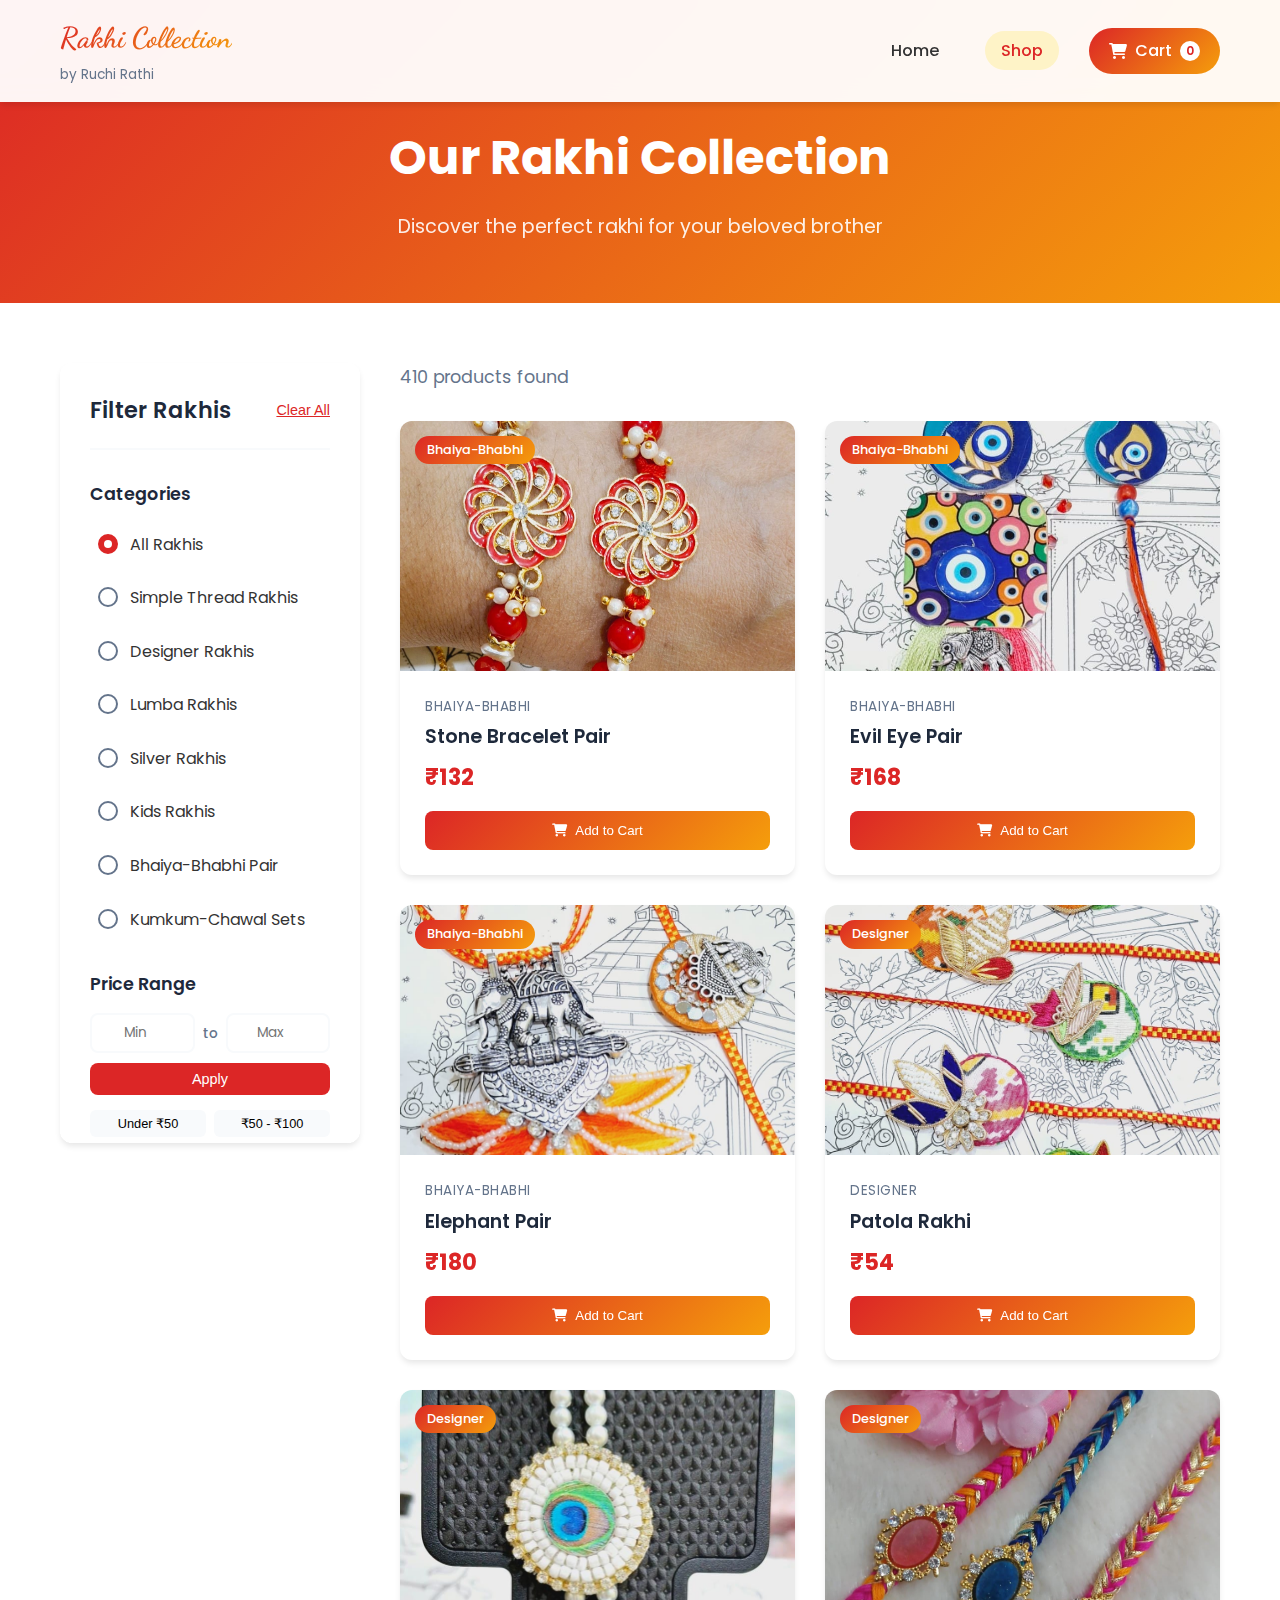
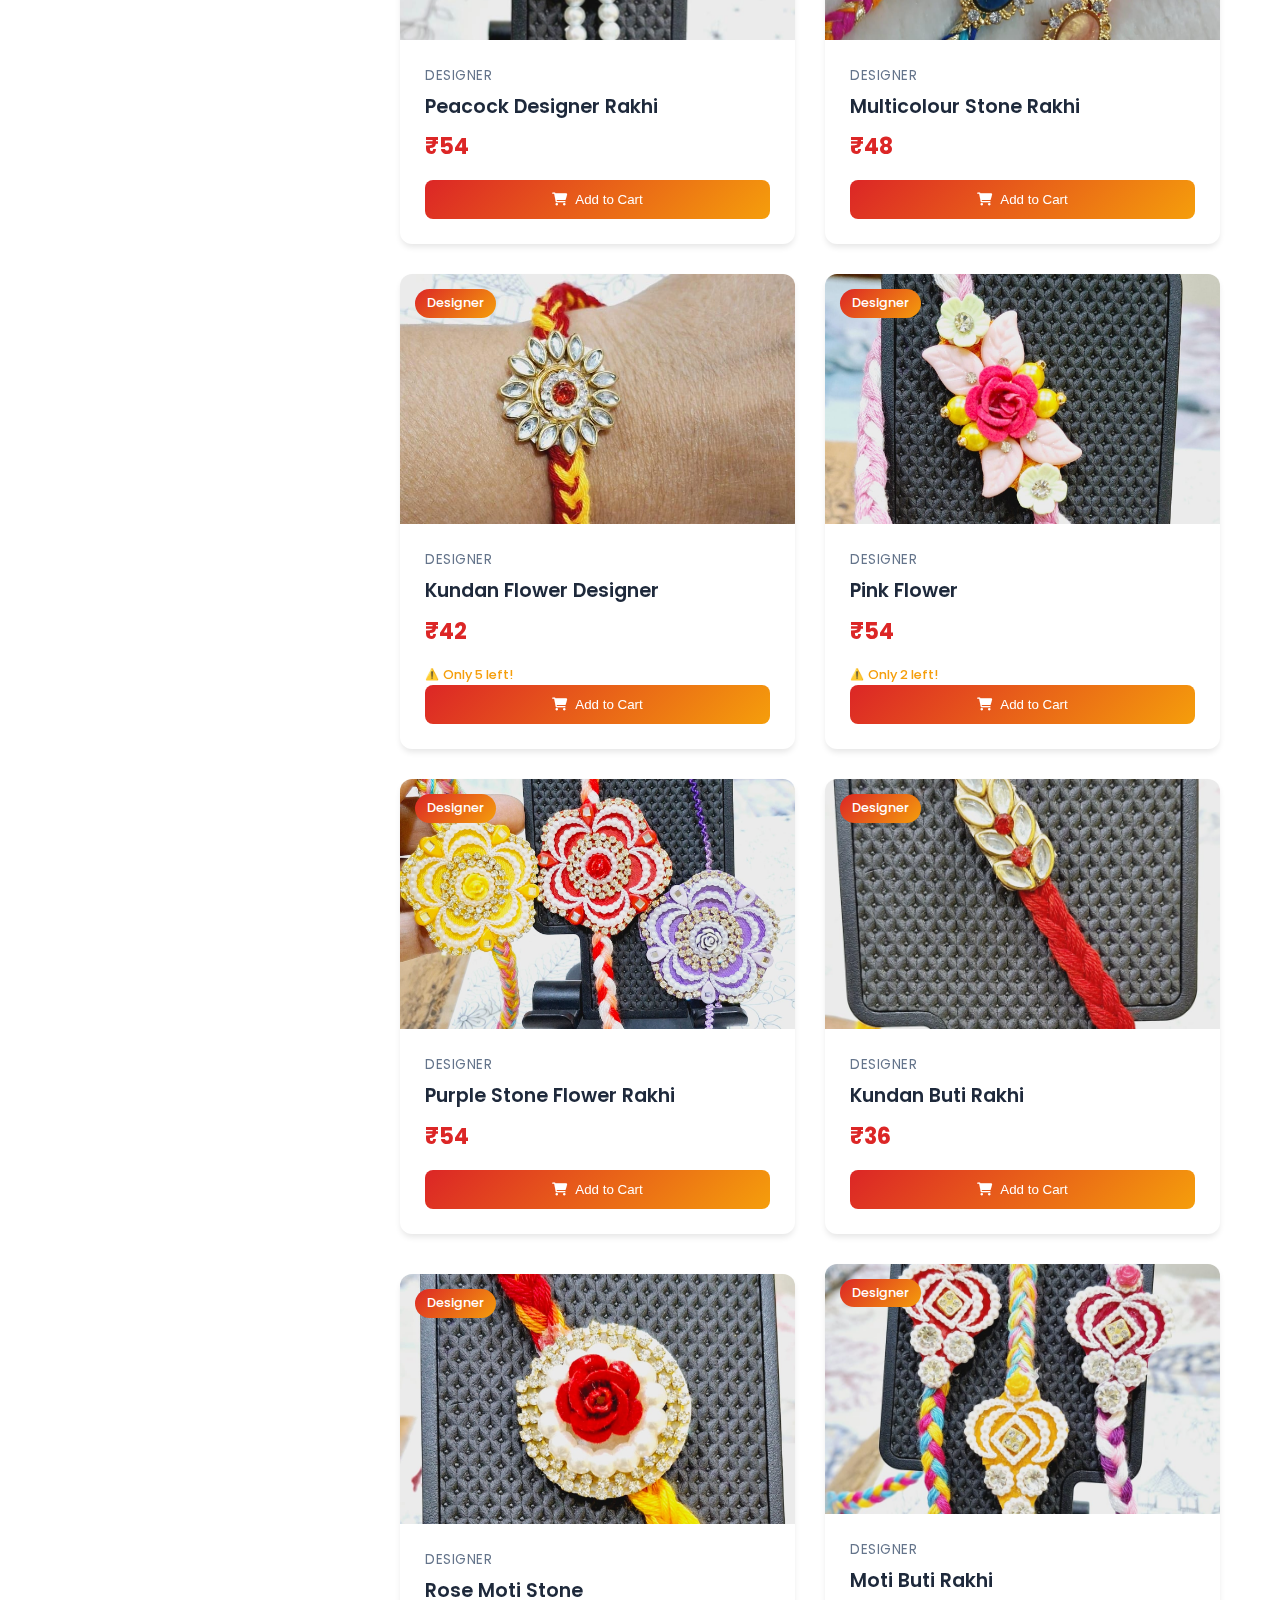
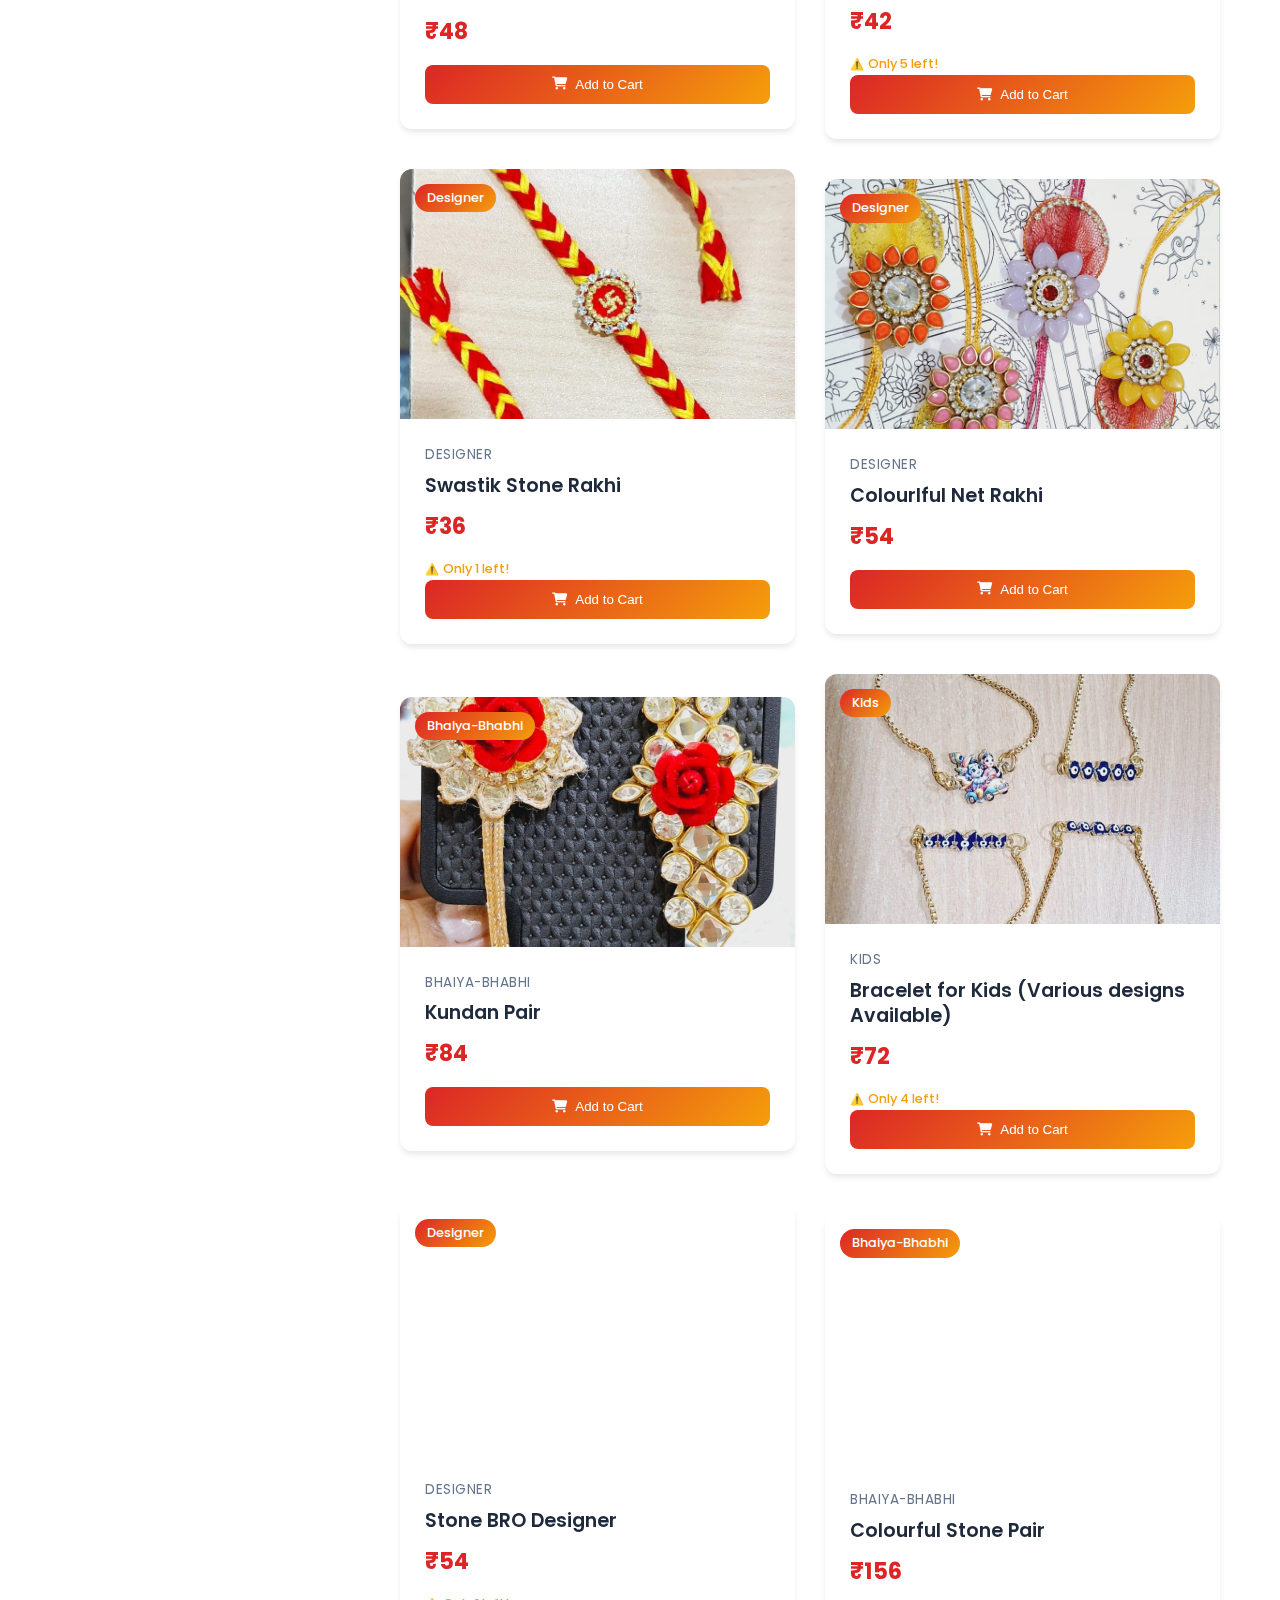
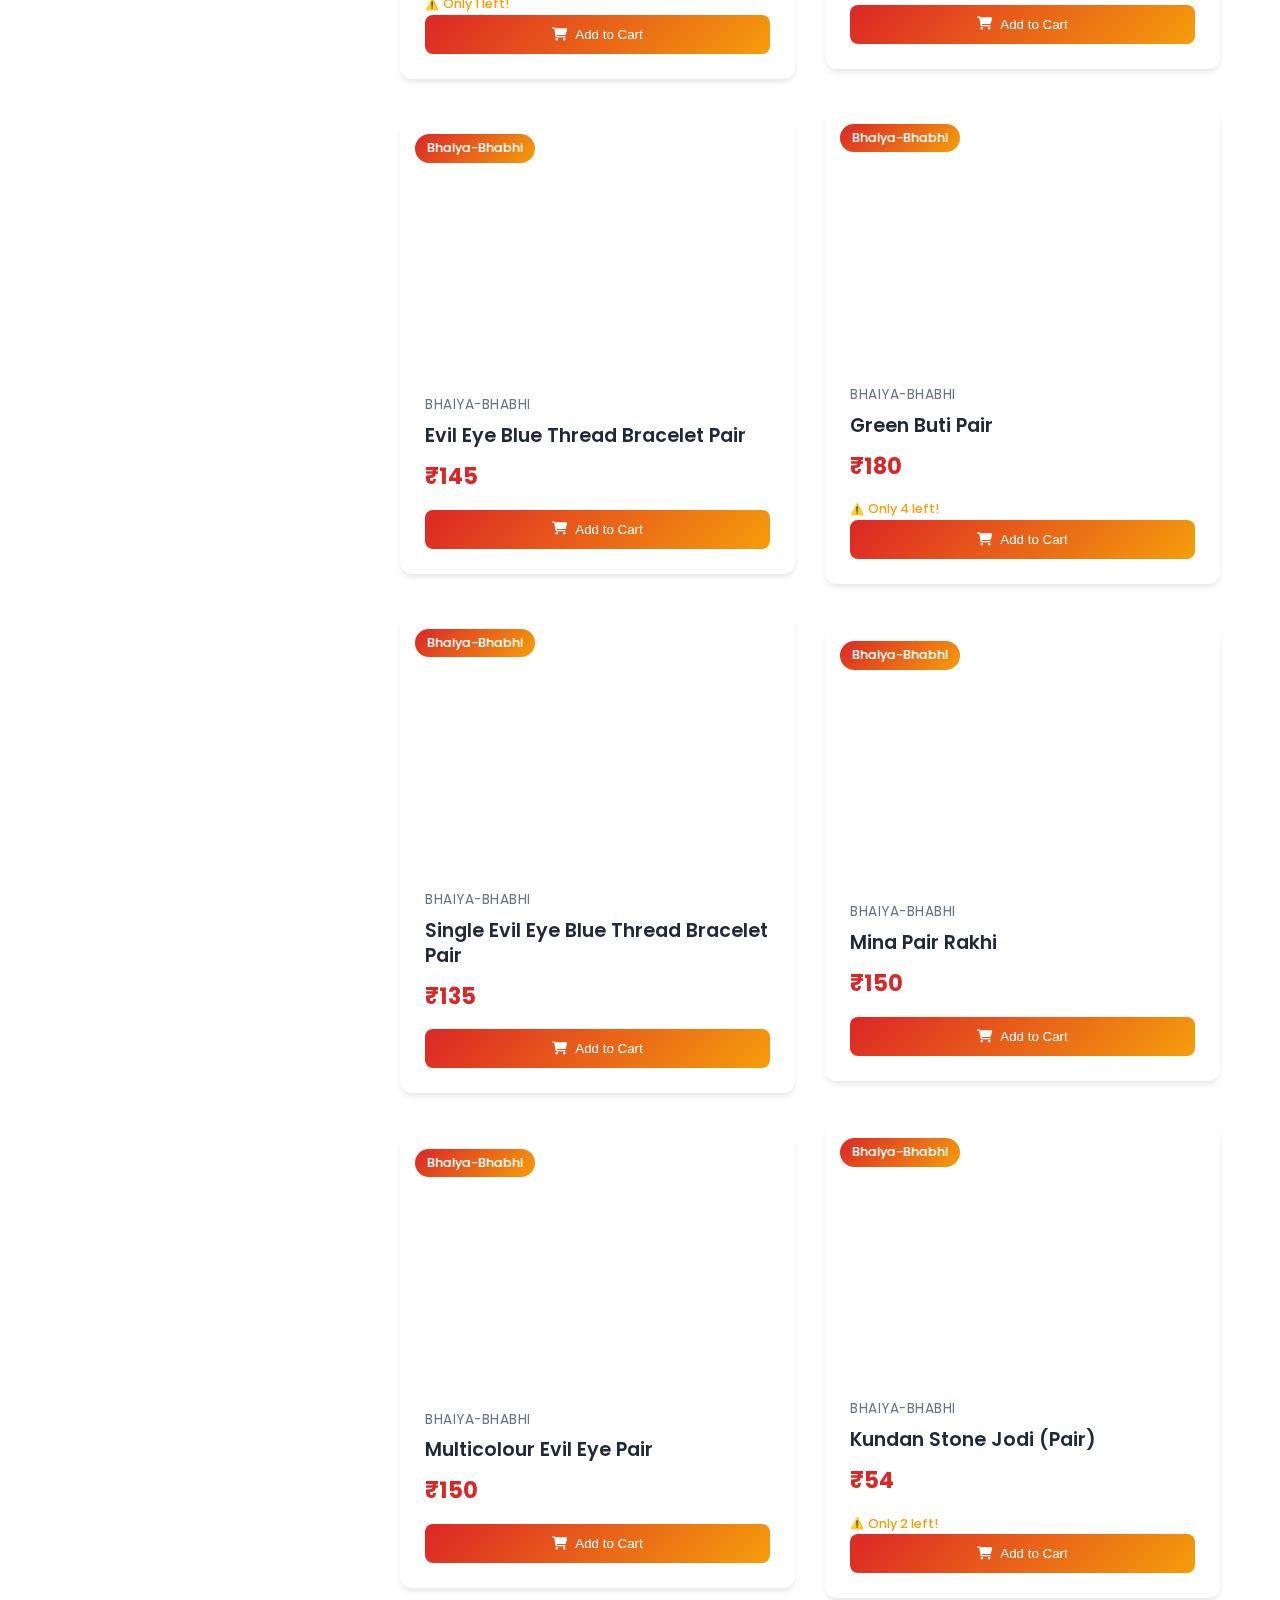
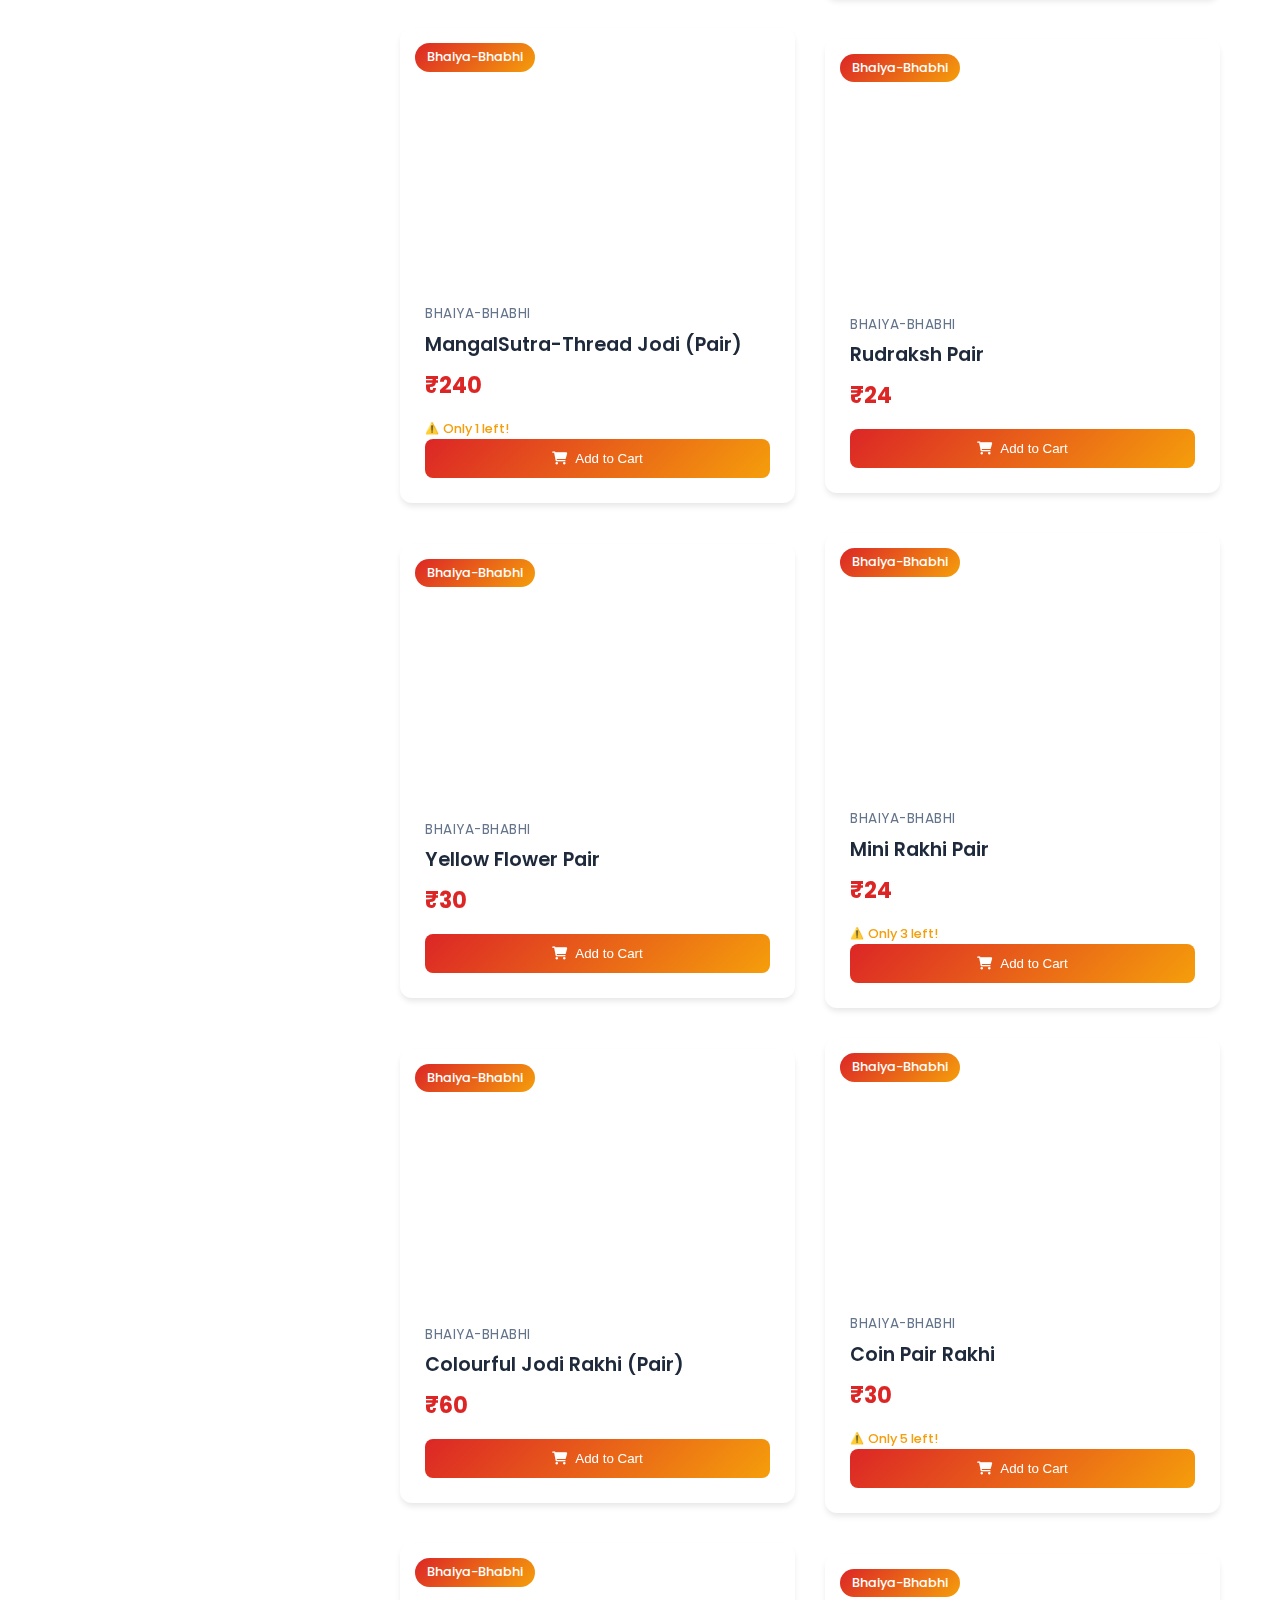
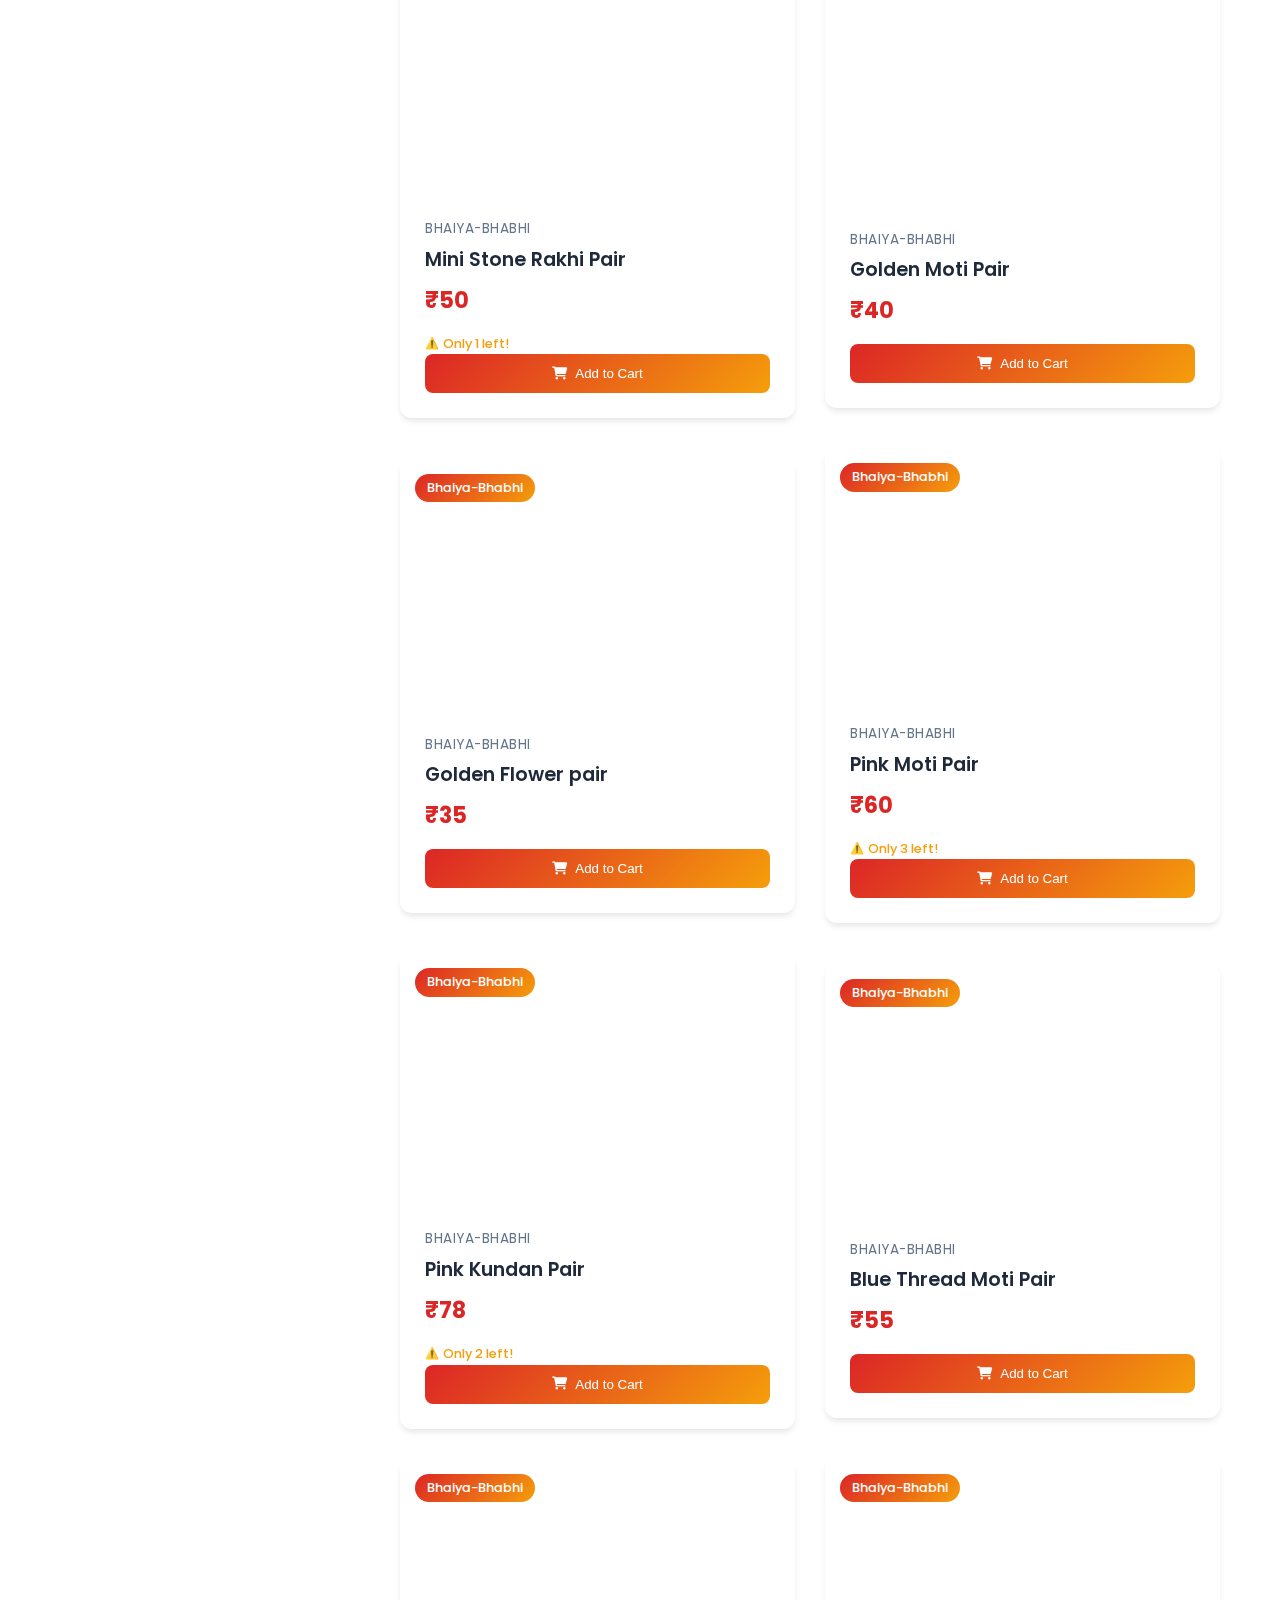
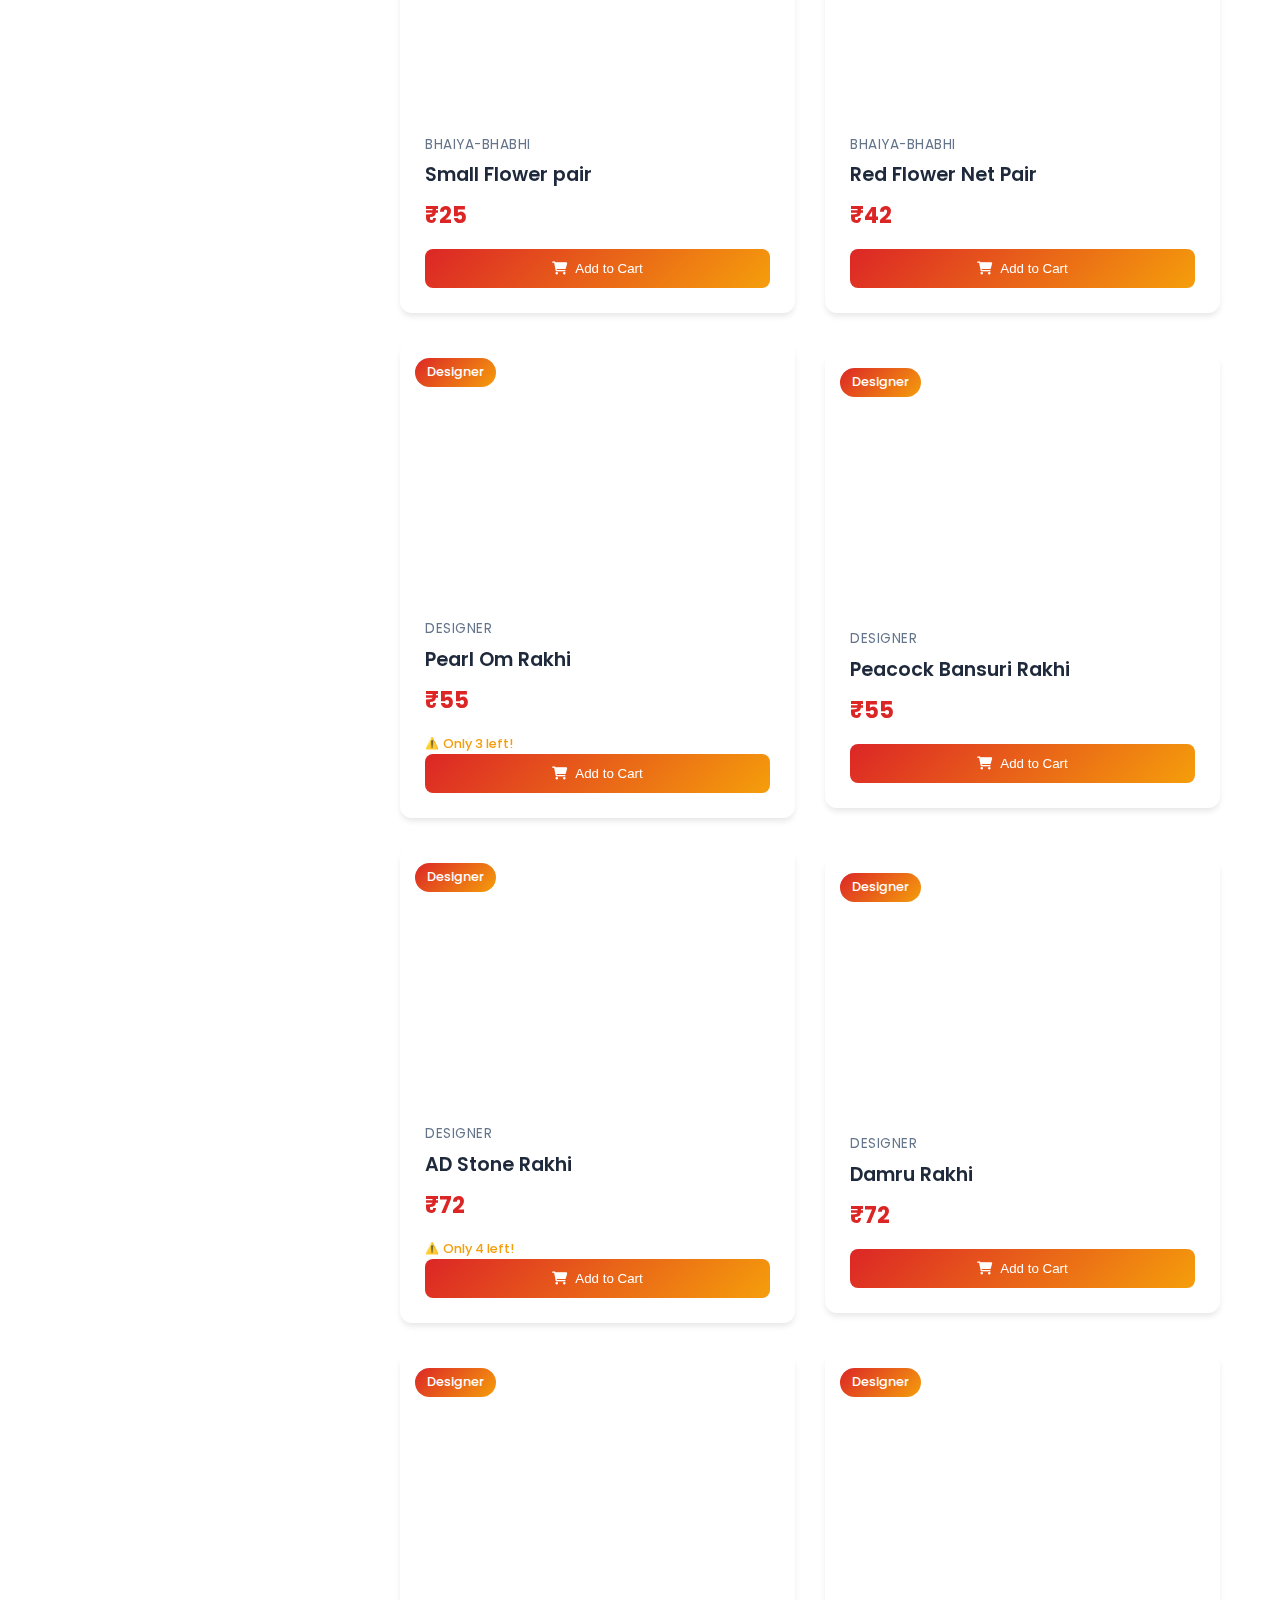
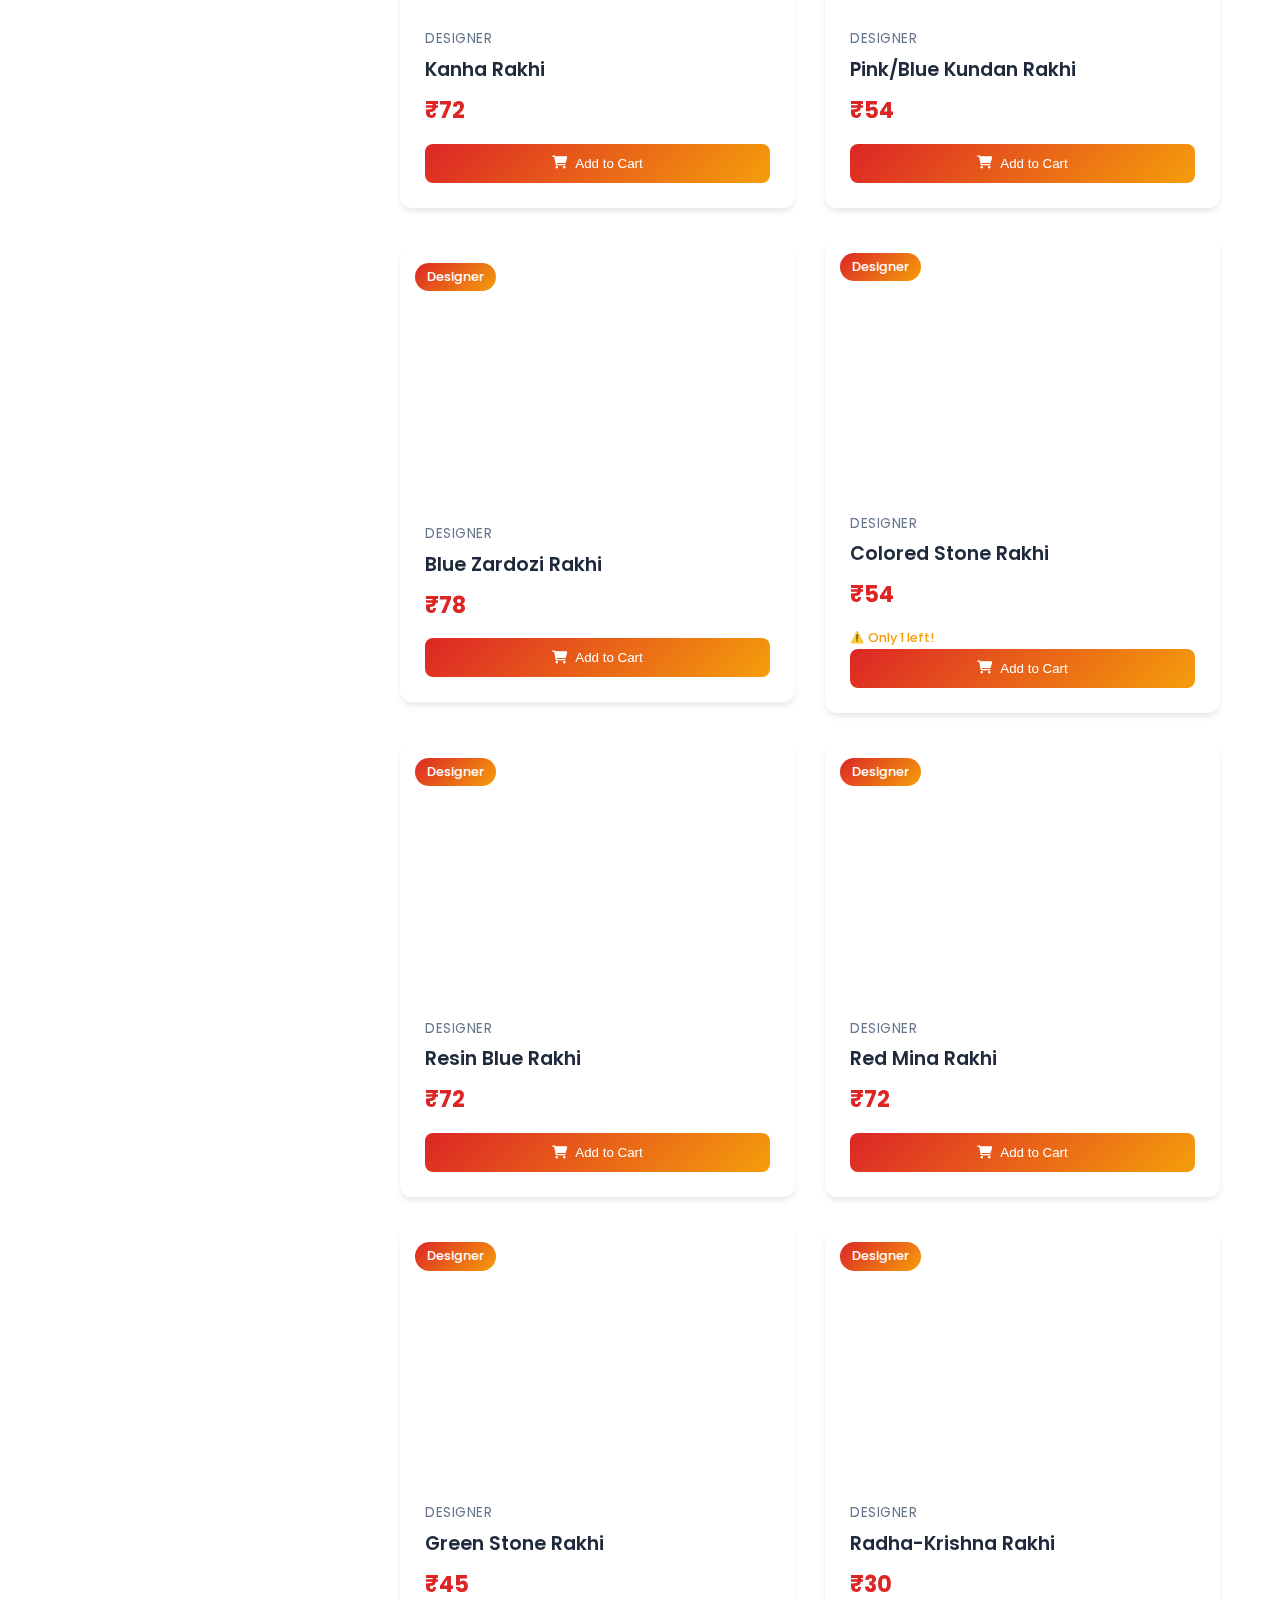
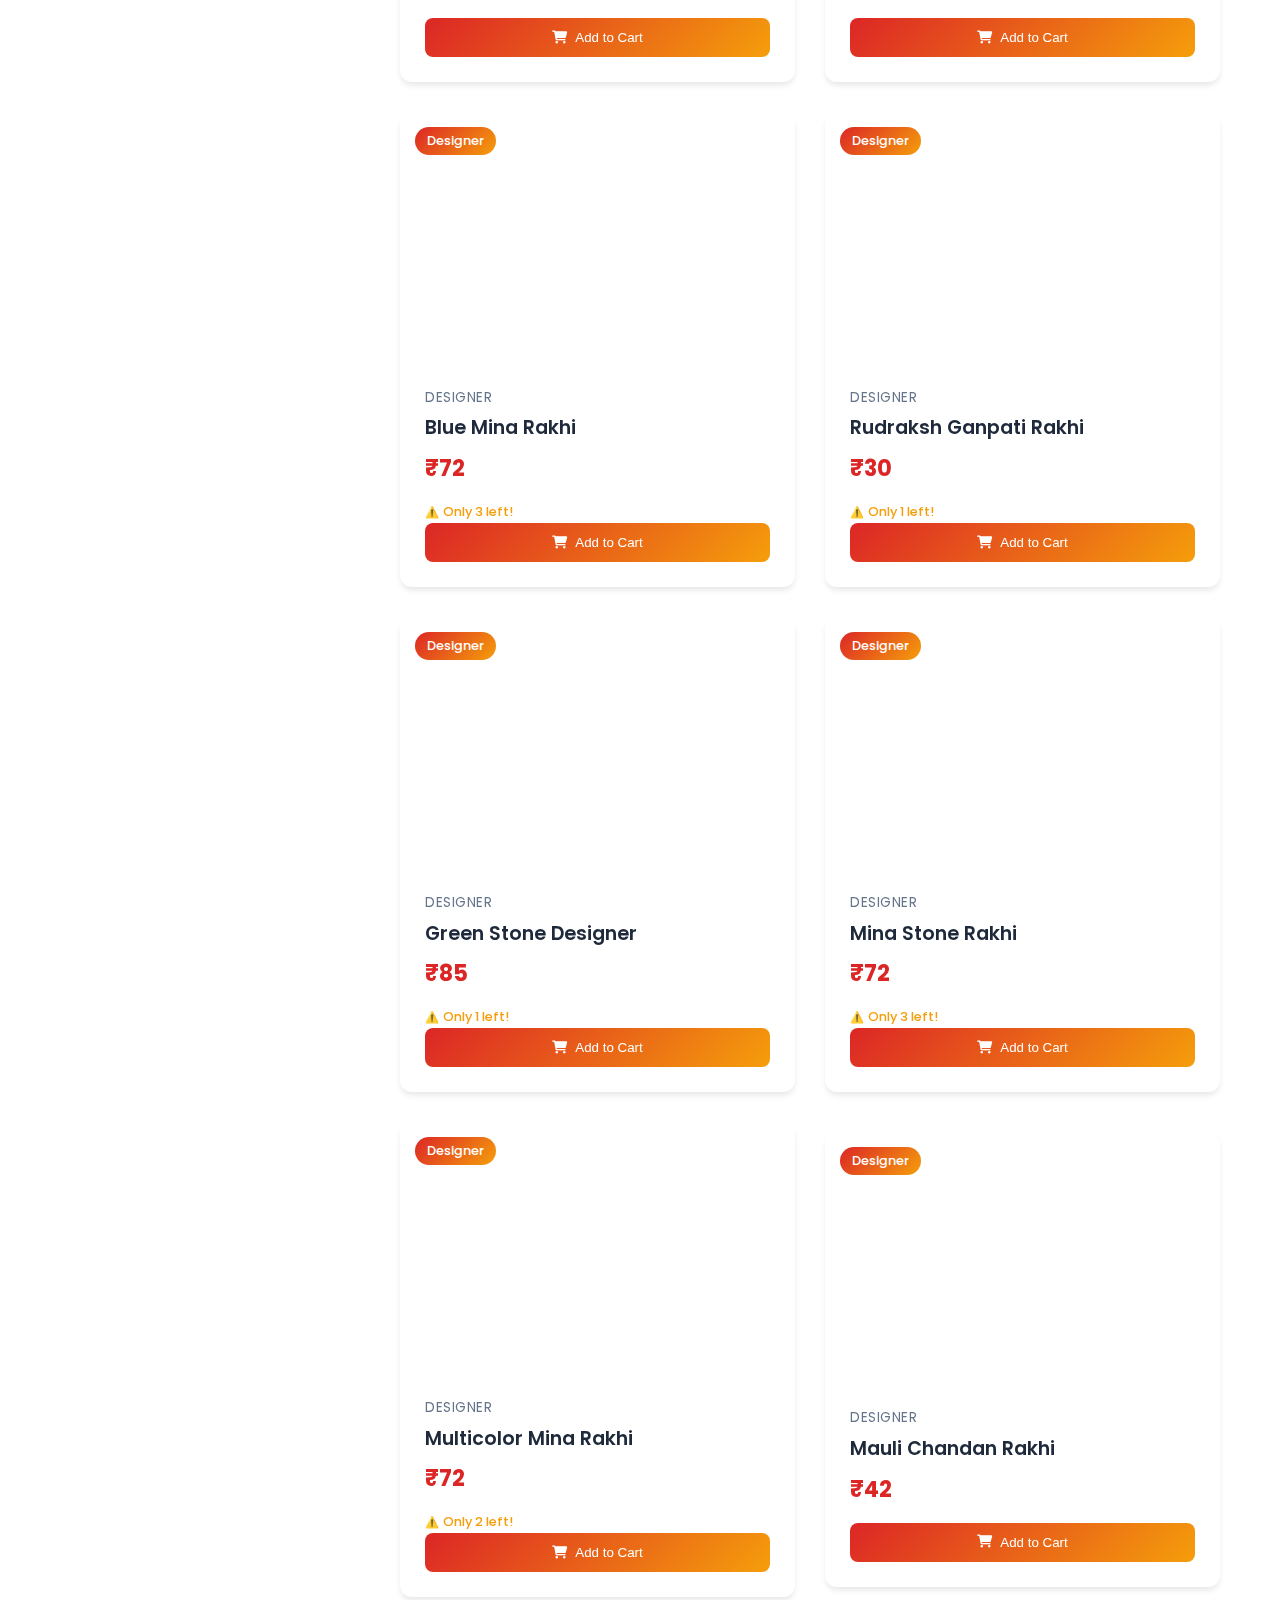
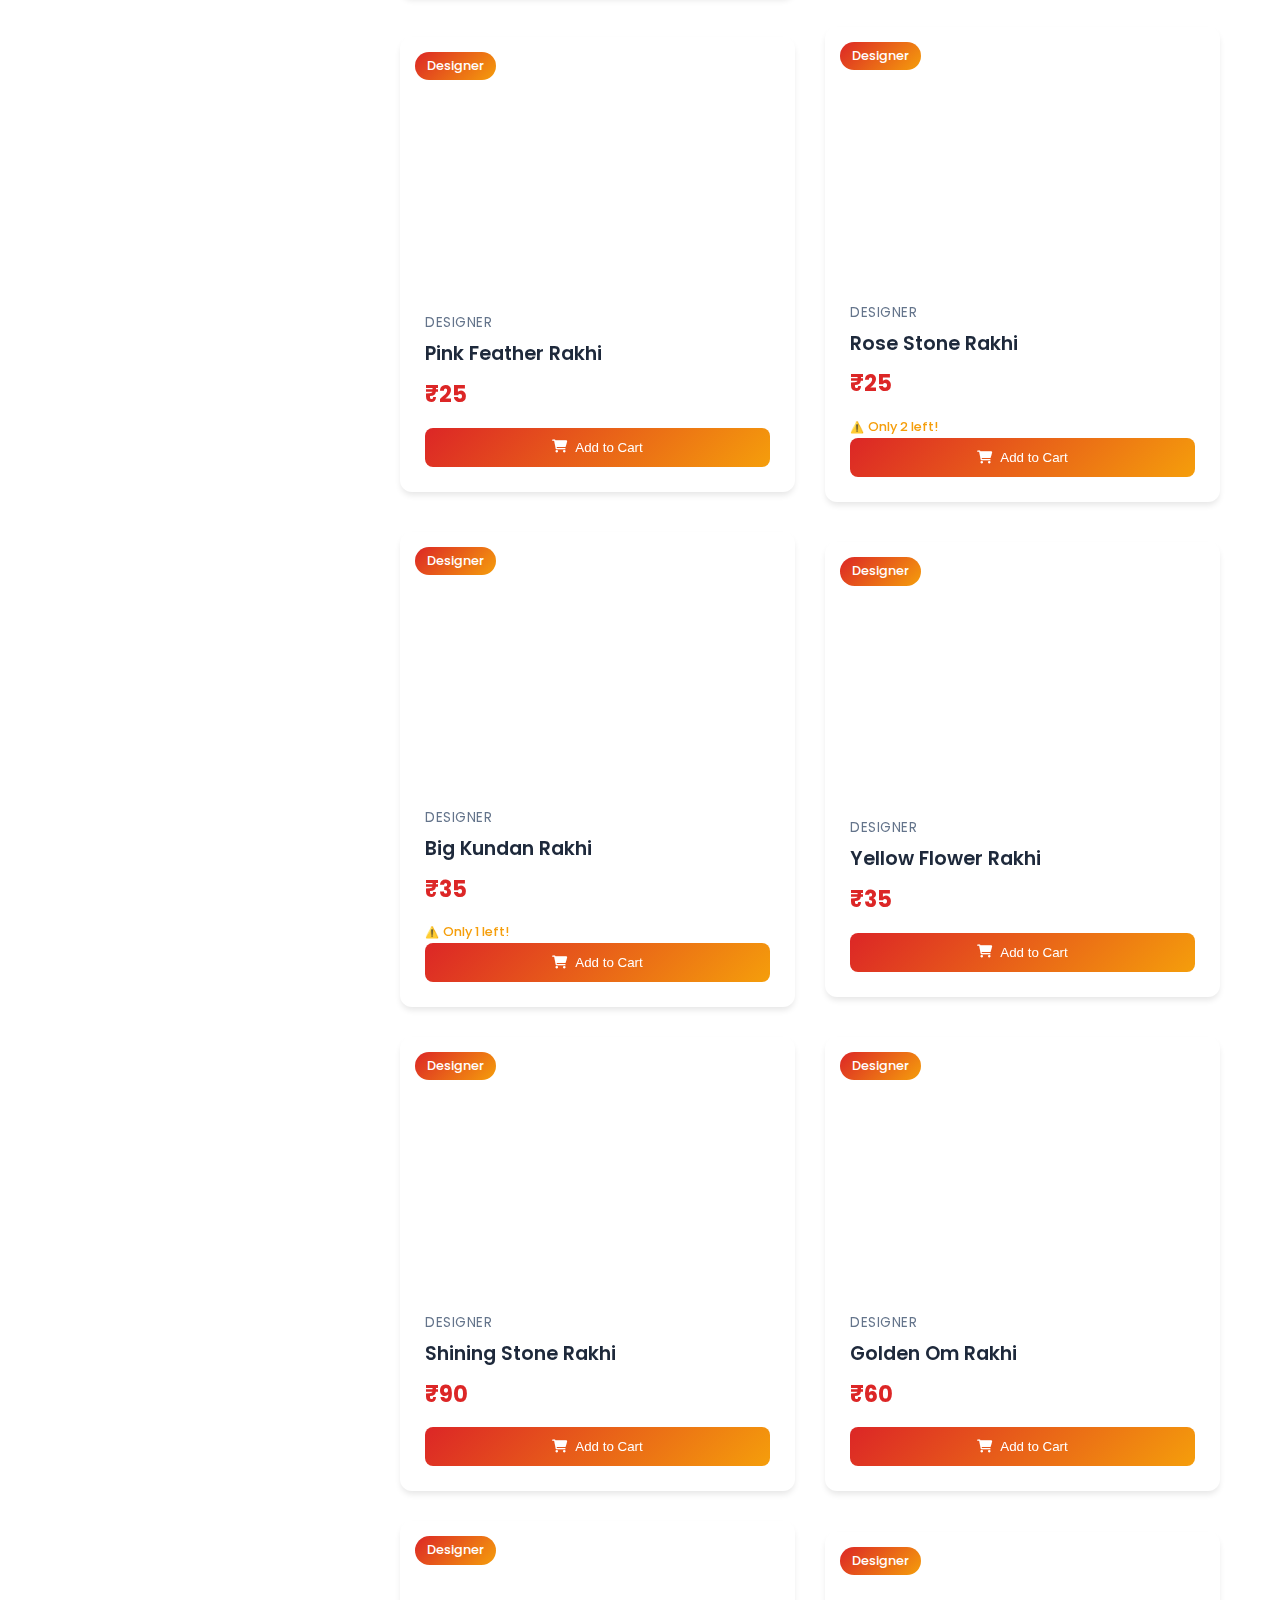
<file: shop.html>
<!DOCTYPE html>
<html lang="en">
<head>
    <meta charset="UTF-8">
    <meta name="viewport" content="width=device-width, initial-scale=1.0">
    <title>Shop Designer Rakhis - Rakhi Collection by Ruchi Rathi</title>
    <meta name="description" content="Browse our complete collection of handcrafted designer rakhis. Filter by category, price range and find the perfect rakhi for your brother.">
    <link rel="stylesheet" href="assets/css/style.css">
    <link rel="preconnect" href="https://fonts.googleapis.com">
    <link rel="preconnect" href="https://fonts.gstatic.com" crossorigin>
    <link href="https://fonts.googleapis.com/css2?family=Dancing+Script:wght@400;600;700&family=Poppins:wght@300;400;500;600;700&display=swap" rel="stylesheet">
    <link rel="stylesheet" href="https://cdnjs.cloudflare.com/ajax/libs/font-awesome/6.0.0/css/all.min.css">
    
    <!-- Enhanced Quick View Modal & Mobile Styles -->
    <style>
        /* Enhanced Quick View Modal Styles */
        .quick-view-modal {
            display: none;
            position: fixed;
            top: 0;
            left: 0;
            width: 100%;
            height: 100%;
            background: rgba(0, 0, 0, 0.8);
            z-index: 2500;
            backdrop-filter: blur(8px);
            animation: fadeIn 0.3s ease;
        }

        .quick-view-modal.show {
            display: flex;
            align-items: center;
            justify-content: center;
        }

        .quick-view-content {
            background: white;
            border-radius: 20px;
            max-width: 900px;
            width: 95%;
            max-height: 90vh;
            overflow-y: auto;
            position: relative;
            animation: slideInScale 0.4s cubic-bezier(0.34, 1.56, 0.64, 1);
            box-shadow: 0 25px 50px rgba(0, 0, 0, 0.4);
        }

        @keyframes slideInScale {
            from {
                transform: scale(0.7) translateY(50px);
                opacity: 0;
            }
            to {
                transform: scale(1) translateY(0);
                opacity: 1;
            }
        }

        .quick-view-header {
            position: relative;
            padding: 0;
        }

        .quick-view-close {
            position: absolute;
            top: 20px;
            right: 20px;
            width: 45px;
            height: 45px;
            background: rgba(255, 255, 255, 0.95);
            border: none;
            border-radius: 50%;
            display: flex;
            align-items: center;
            justify-content: center;
            font-size: 1.4rem;
            color: #333;
            cursor: pointer;
            z-index: 10;
            transition: all 0.3s ease;
            box-shadow: 0 6px 20px rgba(0, 0, 0, 0.2);
        }

        .quick-view-close:hover {
            background: white;
            transform: scale(1.1) rotate(90deg);
            color: var(--primary-red);
            box-shadow: 0 8px 25px rgba(0, 0, 0, 0.3);
        }

        .quick-view-body {
            display: grid;
            grid-template-columns: 1fr 1fr;
            gap: 0;
            min-height: 400px;
        }

        .quick-view-image {
            position: relative;
            background: linear-gradient(135deg, #f8f9fa, #e9ecef);
            border-radius: 20px 0 0 20px;
            overflow: hidden;
            display: flex;
            align-items: center;
            justify-content: center;
        }

        .quick-view-image img {
            width: 100%;
            height: 450px;
            object-fit: cover;
            transition: transform 0.3s ease;
        }

        .quick-view-image:hover img {
            transform: scale(1.05);
        }

        .quick-view-details {
            padding: 40px;
            display: flex;
            flex-direction: column;
            justify-content: space-between;
        }

        .quick-view-category {
            color: var(--primary-red);
            font-size: 0.95rem;
            font-weight: 600;
            text-transform: uppercase;
            letter-spacing: 1px;
            margin-bottom: 12px;
        }

        .quick-view-title {
            font-size: 2rem;
            font-weight: 700;
            color: var(--dark-gray);
            margin-bottom: 15px;
            line-height: 1.2;
        }

        .quick-view-price {
            font-size: 2.5rem;
            font-weight: 700;
            color: var(--primary-red);
            margin-bottom: 25px;
        }

        .quick-view-stock {
            margin-bottom: 25px;
            display: flex;
            align-items: center;
            gap: 10px;
            flex-wrap: wrap;
        }

        .stock-status {
            display: inline-flex;
            align-items: center;
            gap: 8px;
            padding: 10px 16px;
            border-radius: 25px;
            font-size: 0.9rem;
            font-weight: 600;
        }

        .stock-status.in-stock {
            background: #d1fae5;
            color: #065f46;
        }

        .stock-status.low-stock {
            background: #fef3c7;
            color: #92400e;
        }

        .stock-status.out-of-stock {
            background: #fee2e2;
            color: #991b1b;
        }

        .cart-info {
            display: inline-flex;
            align-items: center;
            gap: 6px;
            padding: 8px 14px;
            background: #dbeafe;
            color: #1e40af;
            border-radius: 15px;
            font-size: 0.85rem;
            font-weight: 500;
        }

        .quick-view-description {
            margin: 20px 0;
            padding: 20px;
            background: linear-gradient(135deg, #f8f9fa, #e9ecef);
            border-radius: 12px;
            border-left: 5px solid var(--primary-red);
        }

        .quick-view-description p {
            color: #6b7280;
            font-size: 0.95rem;
            line-height: 1.6;
            margin: 0;
        }

        .quick-view-actions {
            display: flex;
            flex-direction: column;
            gap: 20px;
        }

        .quick-view-quantity {
            display: flex;
            align-items: center;
            gap: 20px;
        }

        .quantity-label {
            font-weight: 600;
            color: var(--dark-gray);
            font-size: 1.1rem;
        }

        .quantity-selector {
            display: flex;
            align-items: center;
            gap: 15px;
            border: 2px solid #e5e7eb;
            border-radius: 12px;
            padding: 10px 15px;
            background: white;
        }

        .qty-btn {
            width: 35px;
            height: 35px;
            border: none;
            background: #f3f4f6;
            border-radius: 8px;
            display: flex;
            align-items: center;
            justify-content: center;
            cursor: pointer;
            transition: all 0.3s ease;
            font-weight: 600;
        }

        .qty-btn:hover:not(:disabled) {
            background: var(--primary-red);
            color: white;
            transform: scale(1.1);
        }

        .qty-btn:disabled {
            background: #e5e7eb;
            color: #9ca3af;
            cursor: not-allowed;
        }

        .qty-input {
            width: 70px;
            text-align: center;
            border: none;
            font-size: 1.2rem;
            font-weight: 600;
            color: var(--dark-gray);
            background: transparent;
        }

        .add-to-cart-large {
            background: linear-gradient(135deg, var(--primary-red), var(--primary-gold));
            color: white;
            border: none;
            padding: 18px 30px;
            border-radius: 15px;
            font-size: 1.2rem;
            font-weight: 600;
            display: flex;
            align-items: center;
            justify-content: center;
            gap: 12px;
            cursor: pointer;
            transition: all 0.3s ease;
            box-shadow: 0 10px 25px rgba(220, 38, 38, 0.3);
        }

        .add-to-cart-large:hover:not(:disabled) {
            transform: translateY(-3px);
            box-shadow: 0 15px 35px rgba(220, 38, 38, 0.4);
        }

        .add-to-cart-large:disabled {
            background: #9ca3af;
            cursor: not-allowed;
            transform: none;
            box-shadow: none;
        }

        /* Enhanced Product Card Eye Icon */
        .quick-view-btn {
            position: absolute;
            top: 15px;
            right: 15px;
            width: 40px;
            height: 40px;
            background: rgba(255, 255, 255, 0.95);
            border: none;
            border-radius: 50%;
            display: flex;
            align-items: center;
            justify-content: center;
            color: var(--primary-red);
            cursor: pointer;
            transition: all 0.3s ease;
            opacity: 0;
            transform: scale(0.8);
            z-index: 5;
            box-shadow: 0 6px 20px rgba(0, 0, 0, 0.15);
        }

        .product-card:hover .quick-view-btn {
            opacity: 1;
            transform: scale(1);
        }

        .quick-view-btn:hover {
            background: var(--primary-red);
            color: white;
            transform: scale(1.2);
            box-shadow: 0 8px 25px rgba(220, 38, 38, 0.4);
        }

        /* Enhanced Product Quantity Controls */
        .product-quantity-controls {
            display: none;
            align-items: center;
            justify-content: center;
            gap: 12px;
            margin-top: 15px;
            padding: 12px;
            background: linear-gradient(135deg, #f8f9fa, #e9ecef);
            border-radius: 12px;
            border: 2px solid var(--light-gold);
        }

        .product-quantity-controls.show {
            display: flex;
        }

        .product-qty-btn {
            width: 32px;
            height: 32px;
            border: 2px solid var(--primary-red);
            background: white;
            border-radius: 8px;
            display: flex;
            align-items: center;
            justify-content: center;
            cursor: pointer;
            transition: all 0.3s ease;
            font-size: 0.9rem;
            font-weight: 600;
            color: var(--primary-red);
        }

        .product-qty-btn:hover:not(:disabled) {
            background: var(--primary-red);
            color: white;
            transform: scale(1.1);
        }

        .product-qty-btn:disabled {
            border-color: #e5e7eb;
            color: #9ca3af;
            cursor: not-allowed;
            transform: none;
        }

        .product-qty-display {
            font-weight: 700;
            color: var(--dark-gray);
            min-width: 35px;
            text-align: center;
            font-size: 1.1rem;
            background: white;
            padding: 6px 10px;
            border-radius: 6px;
            border: 2px solid var(--light-gold);
        }

        /* Mobile Responsive Enhancements */
        @media (max-width: 768px) {
            .quick-view-content {
                width: 98%;
                margin: 10px;
                max-height: 95vh;
            }
            
            .quick-view-body {
                grid-template-columns: 1fr;
            }
            
            .quick-view-image {
                border-radius: 20px 20px 0 0;
            }
            
            .quick-view-image img {
                height: 300px;
            }
            
            .quick-view-details {
                padding: 25px;
            }
            
            .quick-view-title {
                font-size: 1.6rem;
            }
            
            .quick-view-price {
                font-size: 2rem;
            }
            
            .quick-view-close {
                top: 15px;
                right: 15px;
                width: 40px;
                height: 40px;
            }
            
            .quick-view-quantity {
                flex-direction: column;
                align-items: flex-start;
                gap: 12px;
            }
            
            .quantity-selector {
                justify-content: center;
                width: 100%;
            }
            
            .add-to-cart-large {
                padding: 15px 25px;
                font-size: 1.1rem;
            }
            
            /* Mobile Product Grid - 2 columns */
            .products-grid {
                grid-template-columns: repeat(2, 1fr) !important;
                gap: 15px !important;
            }
            
            .product-card {
                min-width: 0;
            }
            
            .product-card .product-info {
                padding: 15px;
            }
            
            .product-card .product-title {
                font-size: 0.95rem;
                line-height: 1.3;
                margin-bottom: 8px;
            }
            
            .product-card .product-price {
                font-size: 1.1rem;
                margin-bottom: 12px;
            }
            
            .product-card .add-to-cart-btn {
                font-size: 0.85rem;
                padding: 8px 12px;
                gap: 6px;
            }
            
            .product-quantity-controls {
                padding: 8px;
                gap: 8px;
            }
            
            .product-qty-btn {
                width: 28px;
                height: 28px;
            }
            
            .product-qty-display {
                min-width: 30px;
                font-size: 1rem;
                padding: 4px 8px;
            }
        }

        @media (max-width: 480px) {
            .quick-view-details {
                padding: 20px;
            }
            
            .quick-view-title {
                font-size: 1.4rem;
            }
            
            .quick-view-price {
                font-size: 1.8rem;
            }
            
            .products-grid {
                gap: 12px !important;
            }
            
            .product-card .product-info {
                padding: 12px;
            }
        }

        /* Enhanced Mobile Filter Toggle */
        @media (max-width: 1024px) {
            .filter-toggle {
                display: flex !important;
                background: linear-gradient(135deg, var(--primary-red), var(--primary-gold));
                color: white;
                border: none;
                padding: 15px 25px;
                border-radius: 12px;
                font-size: 1.1rem;
                font-weight: 600;
                gap: 10px;
                align-items: center;
                cursor: pointer;
                transition: all 0.3s ease;
                box-shadow: 0 6px 20px rgba(220, 38, 38, 0.3);
                width: 100%;
                justify-content: center;
                margin-bottom: 25px;
            }
            
            .filter-toggle:hover {
                transform: translateY(-2px);
                box-shadow: 0 8px 25px rgba(220, 38, 38, 0.4);
            }
        }

        /* Out of Stock Overlay Enhancement */
        .out-of-stock-overlay {
            position: absolute;
            top: 0;
            left: 0;
            right: 0;
            bottom: 0;
            background: rgba(0, 0, 0, 0.8);
            color: white;
            display: flex;
            align-items: center;
            justify-content: center;
            font-weight: 600;
            font-size: 1.1rem;
            z-index: 3;
        }

        /* Loading Enhancement */
        .loading-spinner {
            text-align: center;
            padding: 80px 20px;
            color: var(--gray);
        }

        .loading-spinner i {
            font-size: 3.5rem;
            color: var(--primary-gold);
            margin-bottom: 25px;
            animation: spin 1s linear infinite;
        }

        .loading-spinner p {
            font-size: 1.2rem;
            color: var(--dark-gray);
            font-weight: 500;
        }

        @keyframes spin {
            0% { transform: rotate(0deg); }
            100% { transform: rotate(360deg); }
        }
    </style>
</head>
<body>
    <!-- Navigation -->
    <nav class="navbar">
        <div class="nav-container">
            <div class="nav-logo">
                <h2>Rakhi Collection</h2>
                <span>by Ruchi Rathi</span>
            </div>
            <ul class="nav-menu">
                <li><a href="index.html" class="nav-link">Home</a></li>
                <li><a href="shop.html" class="nav-link active">Shop</a></li>
                <li><a href="cart.html" class="nav-link cart-link">
                    <i class="fas fa-shopping-cart"></i>
                    Cart <span class="cart-count">0</span>
                </a></li>
            </ul>
            <div class="hamburger">
                <span></span>
                <span></span>
                <span></span>
            </div>
        </div>
    </nav>

    <!-- Shop Header -->
    <section class="shop-header">
        <div class="container">
            <h1>Our Rakhi Collection</h1>
            <p>Discover the perfect rakhi for your beloved brother</p>
        </div>
    </section>

    <!-- Shop Content -->
    <div class="shop-container">
        <div class="container">
            <div class="shop-layout">
                <!-- Desktop Filters Sidebar -->
                <aside class="filters-sidebar desktop-filters">
                    <div class="filters-header">
                        <h3>Filter Rakhis</h3>
                        <button class="clear-filters" onclick="clearAllFilters()">Clear All</button>
                    </div>

                    <!-- Category Filter -->
                    <div class="filter-group">
                        <h4>Categories</h4>
                        <div class="filter-options">
                            <label class="filter-option">
                                <input type="radio" name="category" value="all" checked>
                                <span class="checkmark"></span>
                                All Rakhis
                            </label>
                            <label class="filter-option">
                                <input type="radio" name="category" value="thread">
                                <span class="checkmark"></span>
                                Simple Thread Rakhis
                            </label>
                            <label class="filter-option">
                                <input type="radio" name="category" value="designer">
                                <span class="checkmark"></span>
                                Designer Rakhis
                            </label>
                            <label class="filter-option">
                                <input type="radio" name="category" value="lumba">
                                <span class="checkmark"></span>
                                Lumba Rakhis
                            </label>
                            <label class="filter-option">
                                <input type="radio" name="category" value="silver">
                                <span class="checkmark"></span>
                                Silver Rakhis
                            </label>
                            <label class="filter-option">
                                <input type="radio" name="category" value="kids">
                                <span class="checkmark"></span>
                                Kids Rakhis
                            </label>
                            <label class="filter-option">
                                <input type="radio" name="category" value="bhaiya-bhabhi">
                                <span class="checkmark"></span>
                                Bhaiya-Bhabhi Pair
                            </label>
                            <label class="filter-option">
                                <input type="radio" name="category" value="kumkum-chawal">
                                <span class="checkmark"></span>
                                Kumkum-Chawal Sets
                            </label>
                        </div>
                    </div>

                    <!-- Price Range Filter -->
                    <div class="filter-group">
                        <h4>Price Range</h4>
                        <div class="price-range">
                            <div class="price-inputs">
                                <input type="number" id="minPrice" placeholder="Min" min="0">
                                <span>to</span>
                                <input type="number" id="maxPrice" placeholder="Max" min="0">
                            </div>
                            <button onclick="applyPriceFilter()" class="apply-price-btn">Apply</button>
                        </div>
                        <div class="price-presets">
                            <button onclick="setPriceRange(0, 50)" class="price-preset">Under ₹50</button>
                            <button onclick="setPriceRange(50, 100)" class="price-preset">₹50 - ₹100</button>
                            <button onclick="setPriceRange(100, 200)" class="price-preset">₹100 - ₹200</button>
                            <button onclick="setPriceRange(200, 1000)" class="price-preset">₹200+</button>
                        </div>
                    </div>

                    <!-- Sort Options -->
                    <div class="filter-group">
                        <h4>Sort By</h4>
                        <select id="sortSelect" onchange="sortProducts()">
                            <option value="name-asc">Name A-Z</option>
                            <option value="name-desc">Name Z-A</option>
                            <option value="price-asc">Price: Low to High</option>
                            <option value="price-desc">Price: High to Low</option>
                        </select>
                    </div>
                </aside>

                <!-- Products Grid -->
                <main class="products-section">
                    <div class="products-header">
                        <div class="products-count">
                            <span id="productCount">Loading products...</span>
                        </div>
                        <button class="filter-toggle" onclick="openMobileFilters()">
                            <i class="fas fa-filter"></i>
                            Filters & Sort
                        </button>
                    </div>

                    <div class="loading-spinner" id="loadingSpinner">
                        <i class="fas fa-spinner fa-spin"></i>
                        <p>Loading beautiful rakhis...</p>
                    </div>

                    <div class="products-grid" id="productsGrid">
                        <!-- Products will be loaded dynamically here -->
                    </div>

                    <div class="no-products" id="noProducts" style="display: none;">
                        <i class="fas fa-search"></i>
                        <h3>No rakhis found</h3>
                        <p>Try adjusting your filters to see more products</p>
                        <button onclick="clearAllFilters()" class="cta-button">Clear Filters</button>
                    </div>
                </main>
            </div>
        </div>
    </div>

    <!-- Enhanced Quick View Modal -->
    <div class="quick-view-modal" id="quickViewModal" onclick="closeQuickView()">
        <div class="quick-view-content" onclick="event.stopPropagation()">
            <div class="quick-view-header">
                <button class="quick-view-close" onclick="closeQuickView()">
                    <i class="fas fa-times"></i>
                </button>
            </div>
            <div class="quick-view-body" id="quickViewBody">
                <!-- Quick view content will be loaded here -->
            </div>
        </div>
    </div>

    <!-- Mobile Filters Modal -->
    <div class="mobile-filters-overlay" id="mobileFiltersOverlay">
        <div class="mobile-filters-container">
            <div class="mobile-filter-header">
                <h3>Filter Rakhis</h3>
                <button class="close-mobile-filters" onclick="closeMobileFilters()">
                    <i class="fas fa-times"></i>
                </button>
            </div>
            
            <div class="mobile-filter-content">
                <!-- Category Section -->
                <div class="mobile-filter-group">
                    <button class="mobile-filter-toggle" onclick="toggleMobileFilterGroup('category')">
                        <span>Category</span>
                        <i class="fas fa-chevron-down"></i>
                    </button>
                    <div class="mobile-filter-options" id="mobileCategory">
                        <label class="mobile-filter-option">
                            <input type="radio" name="mobileCategory" value="all" checked>
                            <span class="radio-custom"></span>
                            <span class="option-text">All Rakhis</span>
                        </label>
                        <label class="mobile-filter-option">
                            <input type="radio" name="mobileCategory" value="thread">
                            <span class="radio-custom"></span>
                            <span class="option-text">Thread Rakhis</span>
                        </label>
                        <label class="mobile-filter-option">
                            <input type="radio" name="mobileCategory" value="designer">
                            <span class="radio-custom"></span>
                            <span class="option-text">Designer Rakhis</span>
                        </label>
                        <label class="mobile-filter-option">
                            <input type="radio" name="mobileCategory" value="silver">
                            <span class="radio-custom"></span>
                            <span class="option-text">Silver Rakhis</span>
                        </label>
                        <label class="mobile-filter-option">
                            <input type="radio" name="mobileCategory" value="kids">
                            <span class="radio-custom"></span>
                            <span class="option-text">Kids Rakhis</span>
                        </label>
                        <label class="mobile-filter-option">
                            <input type="radio" name="mobileCategory" value="bhaiya-bhabhi">
                            <span class="radio-custom"></span>
                            <span class="option-text">Bhaiya-Bhabhi Pair</span>
                        </label>
                        <label class="mobile-filter-option">
                            <input type="radio" name="mobileCategory" value="lumba">
                            <span class="radio-custom"></span>
                            <span class="option-text">Lumba Rakhis</span>
                        </label>
                        <label class="mobile-filter-option">
                            <input type="radio" name="mobileCategory" value="kumkum-chawal">
                            <span class="radio-custom"></span>
                            <span class="option-text">Kumkum-Chawal Sets</span>
                        </label>
                    </div>
                </div>
                
                <!-- Price Section -->
                <div class="mobile-filter-group">
                    <button class="mobile-filter-toggle" onclick="toggleMobileFilterGroup('price')">
                        <span>Price Range</span>
                        <i class="fas fa-chevron-down"></i>
                    </button>
                    <div class="mobile-filter-options" id="mobilePrice">
                        <div class="mobile-price-inputs">
                            <input type="number" id="mobileMinPrice" placeholder="Min" min="0">
                            <span>to</span>
                            <input type="number" id="mobileMaxPrice" placeholder="Max" min="0">
                        </div>
                        <div class="mobile-price-presets">
                            <button onclick="setMobilePriceRange(0, 100)">Under ₹100</button>
                            <button onclick="setMobilePriceRange(100, 300)">₹100 - ₹300</button>
                            <button onclick="setMobilePriceRange(300, 500)">₹300 - ₹500</button>
                            <button onclick="setMobilePriceRange(500, 1000)">₹500+</button>
                        </div>
                    </div>
                </div>
                
                <!-- Sort Section -->
                <div class="mobile-filter-group">
                    <button class="mobile-filter-toggle" onclick="toggleMobileFilterGroup('sort')">
                        <span>Sort By</span>
                        <i class="fas fa-chevron-down"></i>
                    </button>
                    <div class="mobile-filter-options" id="mobileSort">
                        <label class="mobile-filter-option">
                            <input type="radio" name="mobileSort" value="name-asc" checked>
                            <span class="radio-custom"></span>
                            <span class="option-text">Name A-Z</span>
                        </label>
                        <label class="mobile-filter-option">
                            <input type="radio" name="mobileSort" value="name-desc">
                            <span class="radio-custom"></span>
                            <span class="option-text">Name Z-A</span>
                        </label>
                        <label class="mobile-filter-option">
                            <input type="radio" name="mobileSort" value="price-asc">
                            <span class="radio-custom"></span>
                            <span class="option-text">Price: Low to High</span>
                        </label>
                        <label class="mobile-filter-option">
                            <input type="radio" name="mobileSort" value="price-desc">
                            <span class="radio-custom"></span>
                            <span class="option-text">Price: High to Low</span>
                        </label>
                    </div>
                </div>
            </div>
            
            <div class="mobile-filter-actions">
                <button onclick="clearAllMobileFilters()" class="mobile-clear-btn">Clear All</button>
                <button onclick="applyMobileFilters()" class="mobile-apply-btn">Apply Filters</button>
            </div>
        </div>
    </div>

    <!-- Add to Cart Success Toast -->
    <div class="toast" id="cartToast">
        <i class="fas fa-check-circle"></i>
        <span>Added to cart successfully!</span>
    </div>

    <!-- Footer -->
    <footer class="footer">
        <div class="container">
            <div class="footer-content">
                <div class="footer-section">
                    <h3>Rakhi Collection by Ruchi Rathi</h3>
                    <p>Your trusted destination for beautifully curated rakhis — handpicked with love to make your Raksha Bandhan truly memorable.</p>
                </div>
                <div class="footer-section">
                    <h4>Quick Links</h4>
                    <ul>
                        <li><a href="index.html">Home</a></li>
                        <li><a href="shop.html">Shop All Rakhis</a></li>
                        <li><a href="cart.html">My Cart</a></li>
                        <li><a href="checkout.html">Checkout</a></li>
                    </ul>
                </div>
                <div class="footer-section">
                    <h4>Contact Info</h4>
                    <div class="contact-info">
                        <div class="contact-item">
                            <i class="fas fa-map-marker-alt"></i>
                            <span>A-31, Umed Club Road, Raika Bagh, Jodhpur, Rajasthan</span>
                        </div>
                        <div class="contact-item">
                            <i class="fas fa-phone"></i>
                            <div>
                                <a href="tel:+919460250677">+91 9460250677</a><br>
                                <a href="tel:+918949409523">+91 8949409523</a>
                            </div>
                        </div>
                    </div>
                </div>
            </div>
            <div class="footer-bottom">
                <p>&copy; 2025 Rakhi Collection by Ruchi Rathi. All rights reserved.</p>
            </div>
        </div>
    </footer>

    <script src="assets/js/main.js"></script>
    <script src="assets/js/shop.js"></script>
</body>
</html>
</file>
<file: assets/css/style.css>
/* ===== CSS RESET & BASE STYLES ===== */
* {
    margin: 0;
    padding: 0;
    box-sizing: border-box;
}

html {
    scroll-behavior: smooth;
}

body {
    font-family: 'Poppins', sans-serif;
    line-height: 1.6;
    color: #333;
    background-color: #fff;
    overflow-x: hidden;
}

img {
    max-width: 100%;
    height: auto;
    display: block;
}

a {
    text-decoration: none;
    color: inherit;
    transition: all 0.3s ease;
}

button {
    border: none;
    background: none;
    cursor: pointer;
    transition: all 0.3s ease;
}

input, textarea, select {
    font-family: inherit;
    outline: none;
    transition: all 0.3s ease;
}

/* ===== CSS VARIABLES ===== */
:root {
    --primary-red: #dc2626;
    --primary-gold: #f59e0b;
    --secondary-gold: #fbbf24;
    --light-gold: #fef3c7;
    --dark-red: #b91c1c;
    --white: #ffffff;
    --light-gray: #f8fafc;
    --gray: #64748b;
    --dark-gray: #1e293b;
    
    --gradient-primary: linear-gradient(135deg, var(--primary-red), var(--primary-gold));
    --gradient-light: linear-gradient(135deg, var(--light-gold), var(--white));
    --gradient-dark: linear-gradient(135deg, var(--dark-red), var(--primary-red));
    
    --shadow-sm: 0 1px 2px 0 rgba(0, 0, 0, 0.05);
    --shadow-md: 0 4px 6px -1px rgba(0, 0, 0, 0.1);
    --shadow-lg: 0 10px 15px -3px rgba(0, 0, 0, 0.1);
    --shadow-xl: 0 20px 25px -5px rgba(0, 0, 0, 0.1);
    
    --border-radius: 12px;
    --border-radius-lg: 20px;
    --transition: all 0.3s cubic-bezier(0.4, 0, 0.2, 1);
}

/* ===== UTILITY CLASSES ===== */
.container {
    max-width: 1200px;
    margin: 0 auto;
    padding: 0 20px;
}

.text-center {
    text-align: center;
}

.hidden {
    display: none !important;
}

.sr-only {
    position: absolute;
    width: 1px;
    height: 1px;
    padding: 0;
    margin: -1px;
    overflow: hidden;
    clip: rect(0, 0, 0, 0);
    white-space: nowrap;
    border: 0;
}

/* ===== NAVIGATION ===== */
.navbar {
    position: fixed;
    top: 0;
    left: 0;
    right: 0;
    background: rgba(255, 255, 255, 0.95);
    backdrop-filter: blur(10px);
    box-shadow: var(--shadow-md);
    z-index: 1000;
    transition: var(--transition);
}

.nav-container {
    display: flex;
    justify-content: space-between;
    align-items: center;
    padding: 15px 20px;
    max-width: 1200px;
    margin: 0 auto;
}

.nav-logo h2 {
    font-family: 'Dancing Script', cursive;
    font-size: 1.8rem;
    font-weight: 700;
    background: var(--gradient-primary);
    -webkit-background-clip: text;
    -webkit-text-fill-color: transparent;
    background-clip: text;
}

.nav-logo span {
    font-size: 0.85rem;
    color: var(--gray);
    font-weight: 400;
}

.nav-menu {
    display: flex;
    list-style: none;
    gap: 30px;
    align-items: center;
}

.nav-link {
    font-weight: 500;
    padding: 8px 16px;
    border-radius: 25px;
    position: relative;
    transition: var(--transition);
}

.nav-link:hover,
.nav-link.active {
    color: var(--primary-red);
    background: var(--light-gold);
}

.cart-link {
    background: var(--gradient-primary);
    color: white !important;
    padding: 10px 20px !important;
    border-radius: 25px;
    display: flex;
    align-items: center;
    gap: 8px;
}

.cart-link:hover {
    transform: translateY(-2px);
    box-shadow: var(--shadow-lg);
}

.cart-count {
    background: white;
    color: var(--primary-red);
    border-radius: 50%;
    width: 20px;
    height: 20px;
    display: flex;
    align-items: center;
    justify-content: center;
    font-size: 0.75rem;
    font-weight: 600;
}

.hamburger {
    display: none;
    flex-direction: column;
    cursor: pointer;
    gap: 4px;
}

.hamburger span {
    width: 25px;
    height: 3px;
    background: var(--primary-red);
    border-radius: 2px;
    transition: var(--transition);
}

/* ===== HERO SECTION ===== */
.hero {
    min-height: 100vh;
    background: var(--gradient-light);
    display: flex;
    align-items: center;
    position: relative;
    overflow: hidden;
    padding-top: 80px;
}

.hero-content {
    display: grid;
    grid-template-columns: 1fr 1fr;
    gap: 60px;
    align-items: center;
    position: relative;
    z-index: 2;
}

.hero-title {
    font-size: 3.5rem;
    font-weight: 700;
    line-height: 1.1;
    margin-bottom: 20px;
    color: white;
}

.hero-title .highlight {
    background: var(--gradient-primary);
    -webkit-background-clip: text;
    -webkit-text-fill-color: transparent;
    background-clip: text;
    font-family: 'Dancing Script', cursive;
    font-weight: 700;
}

.hero-subtitle {
    font-size: 1.2rem;
    color: white;
    margin-bottom: 30px;
    line-height: 1.6;
}

.hero-features {
    display: flex;
    gap: 30px;
    margin-bottom: 40px;
}

.feature {
    display: flex;
    align-items: center;
    gap: 8px;
    color: var(--gray);
    font-size: 0.9rem;
}

.feature i {
    color: var(--primary-gold);
    font-size: 1.1rem;
}

.cta-button {
    display: inline-flex;
    align-items: center;
    gap: 12px;
    background: var(--gradient-primary);
    color: white;
    padding: 16px 32px;
    border-radius: 50px;
    font-weight: 600;
    font-size: 1.1rem;
    transition: var(--transition);
    box-shadow: var(--shadow-lg);
}

.cta-button:hover {
    transform: translateY(-3px);
    box-shadow: var(--shadow-xl);
}

.hero-image {
    position: relative;
    display: flex;
    justify-content: center;
    align-items: center;
}

.hero-img {
    width: 100%;
    max-width: 500px;
    border-radius: var(--border-radius-lg);
    box-shadow: var(--shadow-xl);
    transform: rotate(5deg);
    transition: var(--transition);
}

.hero-img:hover {
    transform: rotate(0deg) scale(1.05);
}

.floating-elements {
    position: absolute;
    top: 0;
    left: 0;
    right: 0;
    bottom: 0;
    pointer-events: none;
}

.float-item {
    position: absolute;
    font-size: 2rem;
    animation: float 3s ease-in-out infinite;
}

.float-1 {
    top: 20%;
    left: 10%;
    animation-delay: 0s;
}

.float-2 {
    top: 60%;
    right: 10%;
    animation-delay: 1s;
}

.float-3 {
    bottom: 20%;
    left: 20%;
    animation-delay: 2s;
}

@keyframes float {
    0%, 100% { transform: translateY(0px); }
    50% { transform: translateY(-20px); }
}

.hero-decoration {
    position: absolute;
    top: 0;
    left: 0;
    right: 0;
    bottom: 0;
    z-index: 1;
    overflow: hidden;
}

.mandala {
    position: absolute;
    width: 200px;
    height: 200px;
    border: 2px solid var(--light-gold);
    border-radius: 50%;
    opacity: 0.3;
}

.mandala-1 {
    top: 10%;
    right: 10%;
    animation: rotate 20s linear infinite;
}

.mandala-2 {
    bottom: 20%;
    left: 5%;
    animation: rotate 25s linear infinite reverse;
}

@keyframes rotate {
    from { transform: rotate(0deg); }
    to { transform: rotate(360deg); }
}

/* ===== SECTIONS ===== */
.section-header {
    text-align: center;
    margin-bottom: 60px;
}

.section-header h2 {
    font-size: 2.5rem;
    font-weight: 700;
    color: var(--dark-gray);
    margin-bottom: 15px;
}

.section-header p {
    font-size: 1.1rem;
    color: var(--gray);
    max-width: 600px;
    margin: 0 auto;
}

/* ===== CATEGORIES PREVIEW ===== */
.categories-preview {
    padding: 100px 0;
    background: white;
}

.categories-grid {
    display: grid;
    grid-template-columns: repeat(auto-fit, minmax(280px, 1fr));
    gap: 30px;
}

.category-card {
    border-radius: var(--border-radius);
    overflow: hidden;
    box-shadow: var(--shadow-md);
    transition: var(--transition);
}

.category-card:hover {
    transform: translateY(-5px);
    box-shadow: var(--shadow-xl);
}

.category-image {
    position: relative;
    height: 250px;
    overflow: hidden;
}

.category-image img {
    width: 100%;
    height: 100%;
    object-fit: cover;
    transition: var(--transition);
}

.category-overlay {
    position: absolute;
    top: 0;
    left: 0;
    right: 0;
    bottom: 0;
    background: linear-gradient(to bottom, rgba(0,0,0,0.2), rgba(0,0,0,0.7));
    display: flex;
    flex-direction: column;
    justify-content: flex-end;
    padding: 30px;
    color: white;
}

.category-overlay h3 {
    font-size: 1.5rem;
    font-weight: 600;
    margin-bottom: 8px;
}

.category-overlay p {
    font-size: 0.9rem;
    margin-bottom: 20px;
    opacity: 0.9;
}

.category-link {
    align-self: flex-start;
    background: var(--gradient-primary);
    padding: 8px 20px;
    border-radius: 25px;
    font-weight: 500;
    font-size: 0.9rem;
    transition: var(--transition);
}

.category-link:hover {
    transform: translateY(-2px);
    box-shadow: var(--shadow-lg);
}

/* ===== WHY CHOOSE US ===== */
.why-choose-us {
    padding: 100px 0;
    background: var(--light-gray);
}

.features-grid {
    display: grid;
    grid-template-columns: repeat(auto-fit, minmax(280px, 1fr));
    gap: 40px;
}

.feature-card {
    background: white;
    padding: 40px 30px;
    border-radius: var(--border-radius);
    text-align: center;
    box-shadow: var(--shadow-md);
    transition: var(--transition);
}

.feature-card:hover {
    transform: translateY(-5px);
    box-shadow: var(--shadow-xl);
}

.feature-icon {
    width: 80px;
    height: 80px;
    background: var(--gradient-primary);
    border-radius: 50%;
    display: flex;
    align-items: center;
    justify-content: center;
    margin: 0 auto 25px;
    color: white;
    font-size: 2rem;
}

.feature-card h3 {
    font-size: 1.4rem;
    font-weight: 600;
    margin-bottom: 15px;
    color: var(--dark-gray);
}

.feature-card p {
    color: var(--gray);
    line-height: 1.6;
}

/* ===== SHOP PAGE STYLES ===== */
.shop-header {
    background: var(--gradient-primary);
    color: white;
    padding: 120px 0 60px;
    text-align: center;
}

.shop-header h1 {
    font-size: 3rem;
    font-weight: 700;
    margin-bottom: 15px;
}

.shop-header p {
    font-size: 1.2rem;
    opacity: 0.9;
}

.shop-container {
    padding: 60px 0;
    min-height: 80vh;
}

.shop-layout {
    display: grid;
    grid-template-columns: 300px 1fr;
    gap: 40px;
}

/* ===== FILTERS SIDEBAR ===== */
.filters-sidebar {
    background: white;
    border-radius: var(--border-radius);
    padding: 30px;
    box-shadow: var(--shadow-md);
    height: fit-content;
    position: sticky;
    top: 100px;
    max-height: calc(100vh - 120px);
    overflow-y: auto;
    scrollbar-width: thin;
    scrollbar-color: var(--primary-red) var(--light-gray);
}

.filters-sidebar::-webkit-scrollbar {
    width: 6px;
}

.filters-sidebar::-webkit-scrollbar-track {
    background: var(--light-gray);
    border-radius: 3px;
}

.filters-sidebar::-webkit-scrollbar-thumb {
    background: var(--primary-red);
    border-radius: 3px;
}

.filters-sidebar::-webkit-scrollbar-thumb:hover {
    background: var(--dark-red);
}

.filters-header {
    display: flex;
    justify-content: space-between;
    align-items: center;
    margin-bottom: 30px;
    padding-bottom: 20px;
    border-bottom: 2px solid var(--light-gray);
}

.filters-header h3 {
    font-size: 1.4rem;
    font-weight: 600;
    color: var(--dark-gray);
}

.clear-filters {
    color: var(--primary-red);
    font-size: 0.9rem;
    font-weight: 500;
    text-decoration: underline;
}

.filter-group {
    margin-bottom: 30px;
}

.filter-group h4 {
    font-size: 1.1rem;
    font-weight: 600;
    margin-bottom: 15px;
    color: var(--dark-gray);
}

.filter-options {
    display: flex;
    flex-direction: column;
    gap: 12px;
}

.filter-option {
    display: flex;
    align-items: flex-start;
    gap: 12px;
    cursor: pointer;
    padding: 8px;
    border-radius: 8px;
    transition: var(--transition);
}

.filter-option:hover {
    background: var(--light-gold);
}

.filter-option input[type="radio"] {
    display: none;
}

.checkmark {
    width: 20px;
    height: 20px;
    border: 2px solid var(--gray);
    border-radius: 50%;
    position: relative;
    flex-shrink: 0;
    margin-top: 2px;
}

.filter-option input[type="radio"]:checked + .checkmark {
    border-color: var(--primary-red);
    background: var(--primary-red);
}

.filter-option input[type="radio"]:checked + .checkmark::after {
    content: '';
    position: absolute;
    top: 50%;
    left: 50%;
    transform: translate(-50%, -50%);
    width: 8px;
    height: 8px;
    background: white;
    border-radius: 50%;
}

.filter-option small {
    display: block;
    color: var(--gray);
    font-size: 0.8rem;
    margin-top: 2px;
}

/* Price Range Filter */
.price-range {
    margin-bottom: 15px;
}

.price-inputs {
    display: flex;
    align-items: center;
    gap: 8px;
    margin-bottom: 10px;
    flex-wrap: wrap;
}

.price-inputs input {
    flex: 1;
    min-width: 70px;
    padding: 8px 10px;
    border: 2px solid var(--light-gray);
    border-radius: 8px;
    font-size: 0.85rem;
    text-align: center;
}

.price-inputs input:focus {
    border-color: var(--primary-red);
    outline: none;
}

.price-inputs span {
    color: var(--gray);
    font-size: 0.85rem;
    font-weight: 500;
    flex-shrink: 0;
}

.apply-price-btn {
    width: 100%;
    padding: 8px;
    background: var(--primary-red);
    color: white;
    border-radius: 8px;
    font-size: 0.9rem;
    font-weight: 500;
}

.price-presets {
    display: grid;
    grid-template-columns: 1fr 1fr;
    gap: 8px;
    margin-top: 15px;
}

.price-preset {
    padding: 6px 10px;
    background: var(--light-gray);
    border-radius: 6px;
    font-size: 0.8rem;
    text-align: center;
    transition: var(--transition);
}

.price-preset:hover {
    background: var(--light-gold);
    color: var(--primary-red);
}

/* Sort Select */
#sortSelect {
    width: 100%;
    padding: 10px 12px;
    border: 2px solid var(--light-gray);
    border-radius: 8px;
    background: white;
    font-size: 0.9rem;
}

/* ===== PRODUCTS SECTION ===== */
.products-section {
    flex: 1;
}

.products-header {
    display: flex;
    justify-content: space-between;
    align-items: center;
    margin-bottom: 30px;
}

.products-count {
    font-size: 1.1rem;
    color: var(--gray);
}

.filter-toggle {
    display: none;
    background: var(--primary-red);
    color: white;
    padding: 12px 20px;
    border-radius: 8px;
    font-weight: 500;
    gap: 8px;
    align-items: center;
    border: none;
    cursor: pointer;
    transition: all 0.3s ease;
    font-size: 1rem;
    box-shadow: var(--shadow-md);
}

.filter-toggle:hover {
    background: var(--dark-red);
    transform: translateY(-2px);
    box-shadow: var(--shadow-lg);
}

.loading-spinner {
    text-align: center;
    padding: 60px 20px;
}

.loading-spinner i {
    font-size: 3rem;
    color: var(--primary-gold);
    margin-bottom: 20px;
}

.loading-spinner p {
    color: var(--gray);
    font-size: 1.1rem;
}

.products-grid {
    display: grid;
    grid-template-columns: repeat(auto-fill, minmax(280px, 1fr));
    gap: 30px;
}

.product-card {
    background: white;
    border-radius: var(--border-radius);
    overflow: hidden;
    box-shadow: var(--shadow-md);
    transition: var(--transition);
    position: relative;
}

.product-card:hover {
    transform: translateY(-5px);
    box-shadow: var(--shadow-xl);
}

.product-image {
    position: relative;
    height: 250px;
    overflow: hidden;
}

.product-image img {
    width: 100%;
    height: 100%;
    object-fit: cover;
    transition: var(--transition);
}

.product-card:hover .product-image img {
    transform: scale(1.1);
}

.product-badge {
    position: absolute;
    top: 15px;
    left: 15px;
    background: var(--gradient-primary);
    color: white;
    padding: 4px 12px;
    border-radius: 15px;
    font-size: 0.8rem;
    font-weight: 500;
}

.quick-view-btn {
    position: absolute;
    top: 10px;
    right: 10px;
    width: 35px;
    height: 35px;
    background: rgba(255, 255, 255, 0.95);
    border: none;
    border-radius: 50%;
    display: flex;
    align-items: center;
    justify-content: center;
    color: var(--primary-red);
    cursor: pointer;
    transition: var(--transition);
    opacity: 0;
    transform: scale(0.8);
    z-index: 5;
    box-shadow: 0 4px 12px rgba(0, 0, 0, 0.15);
}

.product-card:hover .quick-view-btn {
    opacity: 1;
    transform: scale(1);
}

.quick-view-btn:hover {
    background: var(--primary-red);
    color: white;
    transform: scale(1.1);
}

.product-info {
    padding: 25px;
}

.product-category {
    color: var(--gray);
    font-size: 0.85rem;
    text-transform: uppercase;
    letter-spacing: 0.5px;
    margin-bottom: 8px;
}

.product-title {
    font-size: 1.2rem;
    font-weight: 600;
    color: var(--dark-gray);
    margin-bottom: 10px;
    line-height: 1.3;
}

.product-price {
    font-size: 1.4rem;
    font-weight: 700;
    color: var(--primary-red);
    margin-bottom: 15px;
}
.price-note {
    font-size: 0.75rem;
    color: var(--gray);
    font-weight: 400;
    margin-top: 2px;
    font-style: italic;
}

/* Mobile responsive for price note */
@media (max-width: 768px) {
    .price-note {
        font-size: 0.7rem;
        margin-top: 1px;
    }
}

.add-to-cart-btn {
    width: 100%;
    background: var(--gradient-primary);
    color: white;
    padding: 12px 20px;
    border-radius: 8px;
    font-weight: 500;
    display: flex;
    align-items: center;
    justify-content: center;
    gap: 8px;
    transition: var(--transition);
}

.add-to-cart-btn:hover {
    transform: translateY(-2px);
    box-shadow: var(--shadow-lg);
}

.add-to-cart-btn:disabled {
    background: var(--gray);
    cursor: not-allowed;
    transform: none;
    box-shadow: none;
}

/* Product Quantity Controls */
.product-quantity-controls {
    display: none;
    align-items: center;
    gap: 8px;
    margin-top: 10px;
    padding: 8px;
    background: var(--light-gray);
    border-radius: 8px;
}

.product-quantity-controls.show {
    display: flex;
}

.product-qty-btn {
    width: 28px;
    height: 28px;
    border: 1px solid var(--gray);
    background: white;
    border-radius: 6px;
    display: flex;
    align-items: center;
    justify-content: center;
    cursor: pointer;
    transition: var(--transition);
    font-size: 0.9rem;
    font-weight: 600;
}

.product-qty-btn:hover {
    border-color: var(--primary-red);
    color: var(--primary-red);
}

.product-qty-display {
    font-weight: 600;
    color: var(--dark-gray);
    min-width: 30px;
    text-align: center;
}

.low-stock {
    font-size: 0.8rem;
    color: var(--primary-gold);
    font-weight: 500;
    margin-top: 4px;
    display: flex;
    align-items: center;
    gap: 4px;
}

.low-stock::before {
    content: '⚠️';
    font-size: 0.7rem;
}

.no-products {
    text-align: center;
    padding: 80px 20px;
    color: var(--gray);
}

.no-products i {
    font-size: 4rem;
    margin-bottom: 25px;
    color: var(--light-gold);
}

.no-products h3 {
    font-size: 1.8rem;
    margin-bottom: 15px;
    color: var(--dark-gray);
}

.no-products p {
    font-size: 1.1rem;
    margin-bottom: 30px;
}

/* ===== QUICK VIEW MODAL ===== */
.quick-view-modal {
    display: none;
    position: fixed;
    top: 0;
    left: 0;
    width: 100%;
    height: 100%;
    background: rgba(0, 0, 0, 0.7);
    z-index: 2500;
    backdrop-filter: blur(5px);
}

.quick-view-modal.show {
    display: flex;
    align-items: center;
    justify-content: center;
    animation: fadeIn 0.3s ease;
}

.quick-view-content {
    background: white;
    border-radius: 20px;
    max-width: 700px;
    width: 90%;
    max-height: 85vh;
    overflow-y: auto;
    position: relative;
    animation: slideInScale 0.3s ease;
    box-shadow: 0 20px 40px rgba(0, 0, 0, 0.3);
}

@keyframes slideInScale {
    from {
        transform: scale(0.8) translateY(30px);
        opacity: 0;
    }
    to {
        transform: scale(1) translateY(0);
        opacity: 1;
    }
}

.quick-view-header {
    position: relative;
    padding: 0;
}

.quick-view-close {
    position: absolute;
    top: 15px;
    right: 15px;
    width: 40px;
    height: 40px;
    background: rgba(255, 255, 255, 0.9);
    border: none;
    border-radius: 50%;
    display: flex;
    align-items: center;
    justify-content: center;
    font-size: 1.3rem;
    color: #333;
    cursor: pointer;
    z-index: 10;
    transition: all 0.3s ease;
    box-shadow: 0 4px 12px rgba(0, 0, 0, 0.15);
}

.quick-view-close:hover {
    background: white;
    transform: scale(1.1);
    color: var(--primary-red);
}

.quick-view-body {
    display: grid;
    grid-template-columns: 1fr 1fr;
    gap: 0;
}

.quick-view-image {
    position: relative;
    background: #f8f9fa;
    border-radius: 20px 0 0 20px;
    overflow: hidden;
}

.quick-view-image img {
    width: 100%;
    height: 350px;
    object-fit: cover;
}

.quick-view-details {
    padding: 30px;
    display: flex;
    flex-direction: column;
    justify-content: center;
}

.quick-view-category {
    color: var(--primary-red);
    font-size: 0.9rem;
    font-weight: 600;
    text-transform: uppercase;
    letter-spacing: 1px;
    margin-bottom: 10px;
}

.quick-view-title {
    font-size: 1.8rem;
    font-weight: 700;
    color: var(--dark-gray);
    margin-bottom: 15px;
    line-height: 1.3;
}

.quick-view-price {
    font-size: 2.2rem;
    font-weight: 700;
    color: var(--primary-red);
    margin-bottom: 20px;
}

.quick-view-stock {
    margin-bottom: 25px;
}

.stock-status {
    display: inline-flex;
    align-items: center;
    gap: 8px;
    padding: 8px 16px;
    border-radius: 25px;
    font-size: 0.9rem;
    font-weight: 600;
}

.stock-status.in-stock {
    background: #d1fae5;
    color: #065f46;
}

.stock-status.low-stock {
    background: #fef3c7;
    color: #92400e;
}

.stock-status.out-of-stock {
    background: #fee2e2;
    color: #991b1b;
}

.quick-view-actions {
    display: flex;
    flex-direction: column;
    gap: 15px;
}

.quick-view-quantity {
    display: flex;
    align-items: center;
    gap: 15px;
    margin-bottom: 15px;
}

.quantity-label {
    font-weight: 600;
    color: var(--dark-gray);
}

.quantity-selector {
    display: flex;
    align-items: center;
    gap: 12px;
    border: 2px solid #e5e7eb;
    border-radius: 10px;
    padding: 8px 12px;
}

.qty-btn {
    width: 30px;
    height: 30px;
    border: none;
    background: #f3f4f6;
    border-radius: 6px;
    display: flex;
    align-items: center;
    justify-content: center;
    cursor: pointer;
    transition: all 0.3s ease;
    font-weight: 600;
}

.qty-btn:hover {
    background: var(--primary-red);
    color: white;
}

.qty-btn:disabled {
    background: #e5e7eb;
    color: #9ca3af;
    cursor: not-allowed;
}

.qty-input {
    width: 60px;
    text-align: center;
    border: none;
    font-size: 1.1rem;
    font-weight: 600;
    color: var(--dark-gray);
}

.add-to-cart-large {
    background: var(--gradient-primary);
    color: white;
    border: none;
    padding: 15px 25px;
    border-radius: 12px;
    font-size: 1.1rem;
    font-weight: 600;
    display: flex;
    align-items: center;
    justify-content: center;
    gap: 10px;
    cursor: pointer;
    transition: all 0.3s ease;
    box-shadow: 0 8px 20px rgba(220, 38, 38, 0.3);
}

.add-to-cart-large:hover {
    transform: translateY(-2px);
    box-shadow: 0 12px 25px rgba(220, 38, 38, 0.4);
}

.add-to-cart-large:disabled {
    background: #9ca3af;
    cursor: not-allowed;
    transform: none;
    box-shadow: none;
}

/* ===== CART STYLES ===== */
.cart-header {
    background: var(--gradient-primary);
    color: white;
    padding: 120px 0 60px;
    text-align: center;
}

.cart-header h1 {
    font-size: 3rem;
    font-weight: 700;
    margin-bottom: 15px;
}

.cart-container {
    padding: 60px 0;
    min-height: 70vh;
}

.empty-cart {
    display: flex;
    align-items: center;
    justify-content: center;
    min-height: 60vh;
}

.empty-cart-content {
    text-align: center;
    max-width: 400px;
}

.empty-cart-content i {
    font-size: 5rem;
    color: var(--light-gold);
    margin-bottom: 30px;
}

.empty-cart-content h2 {
    font-size: 2rem;
    font-weight: 600;
    margin-bottom: 15px;
    color: var(--dark-gray);
}

.empty-cart-content p {
    color: var(--gray);
    font-size: 1.1rem;
    margin-bottom: 30px;
}

.cart-layout {
    display: grid;
    grid-template-columns: 1fr 400px;
    gap: 40px;
}

.cart-items {
    background: white;
    border-radius: var(--border-radius);
    padding: 30px;
    box-shadow: var(--shadow-md);
}

.cart-header-row {
    display: flex;
    justify-content: space-between;
    align-items: center;
    margin-bottom: 30px;
    padding-bottom: 20px;
    border-bottom: 2px solid var(--light-gray);
}

.clear-cart-btn {
    color: var(--primary-red);
    font-weight: 500;
    display: flex;
    align-items: center;
    gap: 8px;
    padding: 8px 16px;
    border-radius: 8px;
    transition: var(--transition);
}

.clear-cart-btn:hover {
    background: var(--light-gold);
}

.cart-item {
    display: grid;
    grid-template-columns: 100px 1fr auto auto;
    gap: 20px;
    align-items: center;
    padding: 20px 0;
    border-bottom: 1px solid var(--light-gray);
}

.cart-item:last-child {
    border-bottom: none;
}

.cart-item-image {
    width: 100px;
    height: 100px;
    border-radius: 8px;
    overflow: hidden;
}

.cart-item-image img {
    width: 100%;
    height: 100%;
    object-fit: cover;
}

.cart-item-details h4 {
    font-size: 1.1rem;
    font-weight: 600;
    margin-bottom: 5px;
    color: var(--dark-gray);
}

.cart-item-details p {
    color: var(--gray);
    font-size: 0.9rem;
    margin-bottom: 10px;
}

.cart-item-price {
    font-size: 1.2rem;
    font-weight: 600;
    color: var(--primary-red);
}

.quantity-controls {
    display: flex;
    align-items: center;
    gap: 12px;
}

.quantity-btn {
    width: 35px;
    height: 35px;
    border: 2px solid var(--light-gray);
    border-radius: 8px;
    display: flex;
    align-items: center;
    justify-content: center;
    font-weight: 600;
    transition: var(--transition);
}

.quantity-btn:hover {
    border-color: var(--primary-red);
    color: var(--primary-red);
}

.quantity-btn:disabled {
    opacity: 0.5;
    cursor: not-allowed;
}

.quantity-btn:disabled:hover {
    border-color: var(--light-gray);
    color: inherit;
}

.quantity-input {
    width: 60px;
    text-align: center;
    border: 2px solid var(--light-gray);
    border-radius: 8px;
    padding: 8px;
}

.cart-item-subtotal {
    display: flex;
    flex-direction: column;
    align-items: flex-end;
    gap: 10px;
}

.subtotal-amount {
    font-size: 1.2rem;
    font-weight: 600;
    color: var(--primary-red);
}

.remove-item-btn {
    color: var(--primary-red);
    padding: 8px;
    border-radius: 8px;
    transition: var(--transition);
}

.remove-item-btn:hover {
    background: var(--light-gold);
}

/* ===== CART SUMMARY ===== */
.cart-summary {
    display: flex;
    flex-direction: column;
    gap: 20px;
}

.summary-card {
    background: white;
    border-radius: var(--border-radius);
    padding: 30px;
    box-shadow: var(--shadow-md);
}

.summary-card h3 {
    font-size: 1.4rem;
    font-weight: 600;
    margin-bottom: 25px;
    color: var(--dark-gray);
}

.summary-row {
    display: flex;
    justify-content: space-between;
    align-items: center;
    margin-bottom: 15px;
    font-size: 1rem;
}

.summary-row.total-row {
    font-size: 1.2rem;
    font-weight: 600;
    color: var(--dark-gray);
}

.delivery-section {
    margin: 25px 0;
}

.delivery-section h4 {
    font-size: 1.1rem;
    font-weight: 600;
    margin-bottom: 15px;
    color: var(--dark-gray);
}

.delivery-options {
    display: flex;
    flex-direction: column;
    gap: 12px;
}

.delivery-option {
    display: flex;
    align-items: center;
    gap: 12px;
    padding: 12px;
    border: 2px solid var(--light-gray);
    border-radius: 8px;
    cursor: pointer;
    transition: var(--transition);
}

.delivery-option:hover {
    border-color: var(--primary-red);
    background: var(--light-gold);
}

.delivery-option input[type="radio"] {
    display: none;
}

.radio-mark {
    width: 20px;
    height: 20px;
    border: 2px solid var(--gray);
    border-radius: 50%;
    position: relative;
}

.delivery-option input[type="radio"]:checked + .radio-mark {
    border-color: var(--primary-red);
    background: var(--primary-red);
}

.delivery-option input[type="radio"]:checked + .radio-mark::after {
    content: '';
    position: absolute;
    top: 50%;
    left: 50%;
    transform: translate(-50%, -50%);
    width: 8px;
    height: 8px;
    background: white;
    border-radius: 50%;
}

.delivery-info {
    flex: 1;
}

.delivery-info strong {
    display: block;
    font-weight: 600;
    color: var(--dark-gray);
}

.delivery-price {
    font-size: 0.9rem;
    color: var(--gray);
}

.summary-divider {
    height: 2px;
    background: var(--light-gray);
    margin: 20px 0;
}

.checkout-btn {
    width: 100%;
    background: var(--gradient-primary);
    color: white;
    padding: 16px 24px;
    border-radius: 12px;
    font-weight: 600;
    font-size: 1.1rem;
    display: flex;
    align-items: center;
    justify-content: center;
    gap: 12px;
    transition: var(--transition);
    margin-top: 20px;
}

.checkout-btn:hover {
    transform: translateY(-2px);
    box-shadow: var(--shadow-lg);
}

.payment-security {
    display: flex;
    align-items: center;
    justify-content: center;
    gap: 8px;
    margin-top: 15px;
    color: var(--gray);
    font-size: 0.9rem;
}

.continue-btn {
    display: flex;
    align-items: center;
    justify-content: center;
    gap: 8px;
    padding: 12px 20px;
    background: var(--light-gray);
    color: var(--gray);
    border-radius: 8px;
    font-weight: 500;
    transition: var(--transition);
}

.continue-btn:hover {
    background: var(--light-gold);
    color: var(--primary-red);
}

/* ===== COUPON SECTION ===== */
.coupon-section {
    padding: 40px 0;
    background: var(--light-gray);
}

.coupon-card {
    background: white;
    border-radius: var(--border-radius);
    padding: 30px;
    box-shadow: var(--shadow-md);
    max-width: 500px;
    margin: 0 auto;
    text-align: center;
}

.coupon-card h3 {
    font-size: 1.3rem;
    font-weight: 600;
    margin-bottom: 20px;
    color: var(--dark-gray);
}

.coupon-input {
    display: flex;
    gap: 12px;
    margin-bottom: 15px;
}

.coupon-input input {
    flex: 1;
    padding: 12px 16px;
    border: 2px solid var(--light-gray);
    border-radius: 8px;
    font-size: 1rem;
}

.apply-coupon-btn {
    padding: 12px 24px;
    background: var(--primary-red);
    color: white;
    border-radius: 8px;
    font-weight: 500;
    transition: var(--transition);
}

.apply-coupon-btn:hover {
    background: var(--dark-red);
}

.coupon-message {
    font-size: 0.9rem;
    padding: 10px;
    border-radius: 6px;
    display: none;
}

.coupon-message.success {
    background: #d1fae5;
    color: #065f46;
    display: block;
}

.coupon-message.error {
    background: #fee2e2;
    color: #991b1b;
    display: block;
}

/* Coupon Suggestions Styles */
.coupon-suggestions {
    background: linear-gradient(135deg, #fef3c7, #fed7aa);
    border-radius: var(--border-radius);
    padding: 25px;
    margin: 20px 0;
    border: 2px solid var(--primary-gold);
}

.coupon-suggestions h4 {
    color: var(--dark-gray);
    font-size: 1.3rem;
    font-weight: 600;
    margin-bottom: 20px;
    text-align: center;
}

.coupon-list {
    display: grid;
    gap: 15px;
}

.coupon-card-suggestion {
    background: white;
    border-radius: 10px;
    padding: 15px;
    display: flex;
    justify-content: space-between;
    align-items: center;
    box-shadow: 0 4px 12px rgba(0, 0, 0, 0.1);
    border-left: 4px solid var(--primary-red);
}

.coupon-info {
    flex: 1;
}

.coupon-code {
    font-weight: 700;
    color: var(--primary-red);
    font-size: 1.1rem;
    margin-bottom: 4px;
}

.coupon-description {
    color: var(--gray);
    font-size: 0.9rem;
    margin-bottom: 4px;
}

.coupon-savings {
    color: var(--primary-gold);
    font-weight: 600;
    font-size: 0.95rem;
}

.apply-coupon-quick {
    background: var(--primary-red);
    color: white;
    border: none;
    padding: 8px 16px;
    border-radius: 6px;
    font-weight: 500;
    cursor: pointer;
    transition: all 0.3s ease;
}

.apply-coupon-quick:hover {
    background: var(--dark-red);
    transform: translateY(-1px);
}

/* ===== CHECKOUT STYLES ===== */
.checkout-progress {
    background: var(--light-gray);
    padding: 20px 0;
    margin-top: 90px;
}

.progress-steps {
    display: flex;
    justify-content: center;
    align-items: center;
    gap: 40px;
}

.step {
    display: flex;
    flex-direction: column;
    align-items: center;
    gap: 8px;
}

.step-number {
    width: 40px;
    height: 40px;
    border-radius: 50%;
    background: var(--light-gray);
    color: var(--gray);
    display: flex;
    align-items: center;
    justify-content: center;
    font-weight: 600;
    border: 2px solid var(--gray);
}

.step.completed .step-number {
    background: var(--primary-red);
    color: white;
    border-color: var(--primary-red);
}

.step.active .step-number {
    background: var(--primary-gold);
    color: white;
    border-color: var(--primary-gold);
}

.checkout-container {
    padding: 60px 0;
}

.checkout-layout {
    display: grid;
    grid-template-columns: 1fr 400px;
    gap: 40px;
}

.checkout-form {
    background: white;
    border-radius: var(--border-radius);
    padding: 40px;
    box-shadow: var(--shadow-md);
}

.form-section {
    margin-bottom: 40px;
}

.form-section h3 {
    font-size: 1.3rem;
    font-weight: 600;
    margin-bottom: 20px;
    color: var(--dark-gray);
    padding-bottom: 10px;
    border-bottom: 2px solid var(--light-gray);
}

.form-row {
    display: grid;
    grid-template-columns: 1fr 1fr;
    gap: 20px;
}

.form-group {
    margin-bottom: 20px;
}

.form-group label {
    display: block;
    font-weight: 500;
    margin-bottom: 8px;
    color: var(--dark-gray);
}

.form-group input,
.form-group textarea,
.form-group select {
    width: 100%;
    padding: 12px 16px;
    border: 2px solid var(--light-gray);
    border-radius: 8px;
    font-size: 1rem;
    transition: var(--transition);
}

.form-group input:focus,
.form-group textarea:focus,
.form-group select:focus {
    border-color: var(--primary-red);
    box-shadow: 0 0 0 3px rgba(220, 38, 38, 0.1);
}

.form-group small {
    display: block;
    margin-top: 5px;
    color: var(--gray);
    font-size: 0.85rem;
}

.checkbox-group {
    display: block;
    margin-bottom: 20px;
    width: 100%;
}

.checkbox-label {
    display: flex;
    align-items: flex-start;
    gap: 12px;
    cursor: pointer;
    line-height: 1.5;
    width: 100%;
    padding: 10px;
    border-radius: 8px;
    transition: var(--transition);
}

.checkbox-label:hover {
    background: var(--light-gold);
}

.checkbox-label input[type="checkbox"] {
    display: none;
}

.checkbox-label .checkmark {
    width: 30px;  /* Increased from 20px */
    height: 30px; /* Increased from 20px */
    border: 3px solid var(--gray); /* Increased from 2px */
    border-radius: 6px; /* Increased from 4px */
    position: relative;
    flex-shrink: 0;
    margin-top: 2px;
    background: white;
    transition: var(--transition);
    cursor: pointer;
}

.checkbox-label:hover .checkmark {
    border-color: var(--primary-red);
    box-shadow: 0 0 0 2px rgba(211, 247, 101, 0.1);
}

.checkbox-label input[type="checkbox"]:checked + .checkmark {
    background: var(--primary-red);
    border-color: var(--primary-red);
}

.checkbox-label input[type="checkbox"]:checked + .checkmark::after {
    content: '✓';
    position: absolute;
    top: 50%;
    left: 50%;
    transform: translate(-50%, -50%);
    color: rgb(251, 8, 8);
    font-size: 16px; /* Increased from 12px */
    font-weight: bold;
    line-height: 1;
}

.checkbox-label span:not(.checkmark) {
    flex: 1;
    font-size: 0.95rem;
    color: var(--dark-gray);
    line-height: 1.5;
    margin-top: 1px;
}

.checkbox-label a {
    color: var(--primary-red);
    text-decoration: underline;
    font-weight: 500;
    transition: var(--transition);
}

.checkbox-label a:hover {
    color: var(--dark-red);
    text-decoration-color: var(--dark-red);
}

.error-message {
    color: var(--primary-red);
    font-size: 0.85rem;
    margin-top: 5px;
    display: none;
}

.error-message.show {
    display: block;
}

/* ===== ORDER SUMMARY ===== */
.order-summary {
    position: sticky;
    top: 100px;
    height: fit-content;
}

.order-items {
    margin-bottom: 25px;
}

.order-item {
    display: flex;
    align-items: center;
    gap: 15px;
    padding: 15px 0;
    border-bottom: 1px solid var(--light-gray);
}

.order-item:last-child {
    border-bottom: none;
}

.order-item-image {
    width: 60px;
    height: 60px;
    border-radius: 8px;
    overflow: hidden;
    flex-shrink: 0;
}

.order-item-image img {
    width: 100%;
    height: 100%;
    object-fit: cover;
}

.order-item-details {
    flex: 1;
}

.order-item-details h5 {
    font-size: 0.95rem;
    font-weight: 600;
    margin-bottom: 5px;
    color: var(--dark-gray);
}

.order-item-details span {
    font-size: 0.85rem;
    color: var(--gray);
}

.order-item-price {
    font-weight: 600;
    color: var(--primary-red);
}

.summary-calculations {
    border-top: 2px solid var(--light-gray);
    padding-top: 20px;
}

.place-order-btn {
    width: 100%;
    background: var(--gradient-primary);
    color: white;
    padding: 16px 24px;
    border-radius: 12px;
    font-weight: 600;
    font-size: 1.1rem;
    display: flex;
    align-items: center;
    justify-content: center;
    gap: 12px;
    transition: var(--transition);
    margin-bottom: 25px;
}

.place-order-btn:hover {
    transform: translateY(-2px);
    box-shadow: var(--shadow-lg);
}

.place-order-btn:disabled {
    background: var(--gray);
    cursor: not-allowed;
    transform: none;
}

.payment-info {
    margin-bottom: 25px;
}

.payment-info h4 {
    font-size: 1.1rem;
    font-weight: 600;
    margin-bottom: 12px;
    color: var(--dark-gray);
}

.payment-note {
    display: flex;
    gap: 10px;
    padding: 15px;
    background: var(--light-gold);
    border-radius: 8px;
    margin-bottom: 15px;
}

.payment-note i {
    color: var(--primary-gold);
    margin-top: 2px;
}

.payment-note p {
    font-size: 0.9rem;
    color: var(--dark-gray);
    line-height: 1.5;
    margin: 0;
}

.upi-payment-section {
    background: linear-gradient(135deg, #f8fafc, #e2e8f0);
    border: 2px solid var(--primary-gold);
    border-radius: 12px;
    padding: 20px;
    margin-top: 15px;
}

.upi-payment-section h5 {
    color: var(--primary-red);
    font-weight: 600;
    margin-bottom: 15px;
    display: flex;
    align-items: center;
    gap: 8px;
}

.upi-details {
    background: white;
    border-radius: 8px;
    padding: 15px;
    border: 1px solid var(--light-gold);
}

.upi-info {
    display: flex;
    justify-content: space-between;
    align-items: center;
    margin-bottom: 10px;
    padding: 10px;
    background: var(--light-gold);
    border-radius: 6px;
}

.upi-id {
    font-family: 'Courier New', monospace;
    font-weight: 600;
    color: var(--primary-red);
    font-size: 1.1rem;
}

.copy-btn {
    background: var(--primary-red);
    color: white;
    border: none;
    padding: 6px 12px;
    border-radius: 6px;
    font-size: 0.8rem;
    cursor: pointer;
    transition: var(--transition);
}

.copy-btn:hover {
    background: var(--dark-red);
}

.upi-instructions {
    font-size: 0.85rem;
    color: var(--gray);
    line-height: 1.4;
}

.payment-method-selector {
    margin-bottom: 20px;
}

.payment-options {
    display: flex;
    flex-direction: column;
    gap: 12px;
}

.payment-option {
    display: flex;
    align-items: center;
    gap: 12px;
    padding: 15px;
    border: 2px solid var(--light-gray);
    border-radius: 8px;
    cursor: pointer;
    transition: var(--transition);
    background: white;
}

.payment-option:hover {
    border-color: var(--primary-red);
    background: var(--light-gold);
}

.payment-option input[type="radio"] {
    display: none;
}

.payment-option input[type="radio"]:checked + .radio-mark {
    border-color: var(--primary-red);
    background: var(--primary-red);
}

.payment-option input[type="radio"]:checked + .radio-mark::after {
    content: '';
    position: absolute;
    top: 50%;
    left: 50%;
    transform: translate(-50%, -50%);
    width: 8px;
    height: 8px;
    background: white;
    border-radius: 50%;
}

.payment-method-info {
    flex: 1;
}

.payment-method-info strong {
    display: block;
    font-weight: 600;
    color: var(--dark-gray);
    margin-bottom: 4px;
}

.payment-method-info .payment-description {
    font-size: 0.85rem;
    color: var(--gray);
}

.security-badges {
    display: grid;
    grid-template-columns: repeat(3, 1fr);
    gap: 10px;
}

.badge {
    display: flex;
    flex-direction: column;
    align-items: center;
    gap: 5px;
    padding: 12px 8px;
    background: var(--light-gray);
    border-radius: 8px;
    text-align: center;
}

.badge i {
    color: var(--primary-gold);
    font-size: 1.2rem;
}

.badge span {
    font-size: 0.8rem;
    font-weight: 500;
    color: var(--dark-gray);
}

/* ===== MODAL STYLES ===== */
.modal {
    display: none;
    position: fixed;
    top: 0;
    left: 0;
    width: 100%;
    height: 100%;
    background: rgba(0, 0, 0, 0.5);
    z-index: 2000;
    backdrop-filter: blur(5px);
}

.modal.show {
    display: flex;
    align-items: center;
    justify-content: center;
    animation: fadeIn 0.3s ease;
}

.modal-content {
    background: white;
    border-radius: var(--border-radius);
    max-width: 600px;
    width: 90%;
    max-height: 80vh;
    overflow-y: auto;
    position: relative;
    animation: slideIn 0.3s ease;
}

.modal-content.small {
    max-width: 400px;
}

.modal-header {
    display: flex;
    justify-content: space-between;
    align-items: center;
    padding: 20px 30px;
    border-bottom: 2px solid var(--light-gray);
}

.modal-header h3 {
    font-size: 1.4rem;
    font-weight: 600;
    color: var(--dark-gray);
}

.close {
    font-size: 2rem;
    color: var(--gray);
    cursor: pointer;
    transition: var(--transition);
}

.close:hover {
    color: var(--primary-red);
}

.modal-body {
    padding: 30px;
}

.modal-actions {
    display: flex;
    justify-content: flex-end;
    gap: 15px;
    margin-top: 25px;
}

.btn-secondary {
    padding: 10px 20px;
    background: var(--light-gray);
    color: var(--gray);
    border-radius: 8px;
    font-weight: 500;
    transition: var(--transition);
}

.btn-secondary:hover {
    background: var(--gray);
    color: white;
}

.btn-danger {
    padding: 10px 20px;
    background: var(--primary-red);
    color: white;
    border-radius: 8px;
    font-weight: 500;
    transition: var(--transition);
}

.btn-danger:hover {
    background: var(--dark-red);
}

/* Confirmation Modal */
.confirmation-content {
    text-align: center;
    padding: 40px 30px;
}

.success-icon {
    width: 80px;
    height: 80px;
    background: var(--gradient-primary);
    border-radius: 50%;
    display: flex;
    align-items: center;
    justify-content: center;
    margin: 0 auto 25px;
    color: white;
    font-size: 2.5rem;
}

.confirmation-content h2 {
    font-size: 2rem;
    font-weight: 600;
    margin-bottom: 15px;
    color: var(--dark-gray);
}

.confirmation-content p {
    color: var(--gray);
    font-size: 1.1rem;
    margin-bottom: 30px;
    line-height: 1.6;
}

.confirmation-actions {
    display: flex;
    justify-content: center;
    gap: 20px;
}

/* Loading Modal */
.loading-content {
    text-align: center;
    padding: 40px;
}

.spinner {
    width: 50px;
    height: 50px;
    border: 4px solid var(--light-gray);
    border-top: 4px solid var(--primary-gold);
    border-radius: 50%;
    animation: spin 1s linear infinite;
    margin: 0 auto 25px;
}

@keyframes spin {
    0% { transform: rotate(0deg); }
    100% { transform: rotate(360deg); }
}

/* Terms Content */
.terms-content {
    line-height: 1.6;
}

.terms-content h4 {
    font-size: 1.1rem;
    font-weight: 600;
    margin: 20px 0 10px;
    color: var(--dark-gray);
}

.terms-content p {
    margin-bottom: 15px;
    color: var(--gray);
}

/* ===== TOAST NOTIFICATIONS ===== */
.toast {
    position: fixed;
    bottom: 30px;
    right: 30px;
    background: var(--gradient-primary);
    color: white;
    padding: 15px 25px;
    border-radius: 50px;
    display: flex;
    align-items: center;
    gap: 10px;
    font-weight: 500;
    box-shadow: var(--shadow-lg);
    transform: translateX(400px);
    transition: var(--transition);
    z-index: 1500;
    max-width: 400px;
    word-wrap: break-word;
}

.toast.show {
    transform: translateX(0);
}

.toast i {
    font-size: 1.2rem;
    flex-shrink: 0;
}

.toast.success {
    background: linear-gradient(135deg, #10b981, #059669);
}

.toast.error {
    background: linear-gradient(135deg, #ef4444, #dc2626);
}

.toast.warning {
    background: linear-gradient(135deg, #f59e0b, #d97706);
}

.toast.info {
    background: linear-gradient(135deg, #3b82f6, #2563eb);
}

/* ===== RECENTLY VIEWED ===== */
.recently-viewed {
    padding: 60px 0;
    background: var(--light-gray);
}

.recently-viewed h2 {
    font-size: 2rem;
    font-weight: 600;
    text-align: center;
    margin-bottom: 40px;
    color: var(--dark-gray);
}

.products-slider {
    display: grid;
    grid-template-columns: repeat(auto-fit, minmax(250px, 1fr));
    gap: 25px;
}

/* ===== FOOTER ===== */
.footer {
    background: var(--dark-gray);
    color: white;
    padding: 60px 0 20px;
}

.footer-content {
    display: grid;
    grid-template-columns: repeat(auto-fit, minmax(280px, 1fr));
    gap: 40px;
    margin-bottom: 40px;
}

.footer-section h3 {
    font-family: 'Dancing Script', cursive;
    font-size: 1.8rem;
    font-weight: 700;
    margin-bottom: 20px;
    background: var(--gradient-primary);
    -webkit-background-clip: text;
    -webkit-text-fill-color: transparent;
    background-clip: text;
}

.footer-section h4 {
    font-size: 1.2rem;
    font-weight: 600;
    margin-bottom: 20px;
    color: white;
}

.footer-section p {
    line-height: 1.6;
    color: #cbd5e1;
    margin-bottom: 20px;
}

.footer-section ul {
    list-style: none;
}

.footer-section ul li {
    margin-bottom: 10px;
}

.footer-section ul li a {
    color: #cbd5e1;
    transition: var(--transition);
}

.footer-section ul li a:hover {
    color: var(--primary-gold);
}

.social-links {
    display: flex;
    gap: 15px;
}

.social-link {
    width: 40px;
    height: 40px;
    background: var(--gradient-primary);
    border-radius: 50%;
    display: flex;
    align-items: center;
    justify-content: center;
    color: white;
    font-size: 1.2rem;
    transition: var(--transition);
}

.social-link:hover {
    transform: translateY(-3px);
    box-shadow: var(--shadow-lg);
}

.contact-info {
    display: flex;
    flex-direction: column;
    gap: 15px;
}

.contact-item {
    display: flex;
    align-items: flex-start;
    gap: 12px;
}

.contact-item i {
    color: var(--primary-gold);
    font-size: 1.1rem;
    margin-top: 2px;
}

.contact-item span,
.contact-item div {
    color: #cbd5e1;
    line-height: 1.5;
}

.contact-item a {
    color: #cbd5e1;
    transition: var(--transition);
}

.contact-item a:hover {
    color: var(--primary-gold);
}

.footer-bottom {
    border-top: 1px solid #374151;
    padding-top: 20px;
    text-align: center;
    color: #9ca3af;
}

/* ===== ANIMATIONS ===== */
@keyframes fadeIn {
    from { opacity: 0; }
    to { opacity: 1; }
}

@keyframes slideIn {
    from { transform: translateY(-50px); opacity: 0; }
    to { transform: translateY(0); opacity: 1; }
}

@keyframes pulse {
    0%, 100% { transform: scale(1); }
    50% { transform: scale(1.05); }
}

/* ===== MOBILE RESPONSIVE DESIGN ===== */
@media (max-width: 1024px) {
    .shop-layout {
        grid-template-columns: 1fr;
        gap: 30px;
    }
    
    .filters-sidebar {
        position: static;
        order: 2;
    }
    
    .filter-toggle {
        display: flex;
    }
    
    .cart-layout,
    .checkout-layout {
        grid-template-columns: 1fr;
        gap: 30px;
    }
    
    .order-summary {
        position: static;
        order: -1;
    }
    
    /* Enhanced Mobile Cart Layout */
    .cart-layout {
        grid-template-columns: 1fr !important;
        gap: 20px !important;
    }
    
    .cart-summary {
        order: 3; /* Summary at bottom on mobile */
    }
    
    .coupon-section {
        display: none;
    }
    
    .coupon-section-mobile {
        display: block;
        background: white;
        margin-bottom: 20px;
        order: 2; /* Coupon section in middle on mobile */
    }
    
    .coupon-card-mobile {
        background: white;
        border-radius: var(--border-radius);
        padding: 25px;
        box-shadow: var(--shadow-md);
        text-align: center;
    }
    
    .coupon-card-mobile h3 {
        font-size: 1.3rem;
        font-weight: 600;
        margin-bottom: 20px;
        color: var(--dark-gray);
    }
    
    .coupon-input-mobile {
        display: flex;
        gap: 12px;
        margin-bottom: 15px;
    }
    
    .coupon-input-mobile input {
        flex: 1;
        padding: 12px 16px;
        border: 2px solid var(--light-gray);
        border-radius: 8px;
        font-size: 1rem;
    }
    
    .apply-coupon-btn-mobile {
        padding: 12px 24px;
        background: var(--primary-red);
        color: white;
        border: none;
        border-radius: 8px;
        font-weight: 500;
        transition: var(--transition);
        cursor: pointer;
    }
    
    .apply-coupon-btn-mobile:hover {
        background: var(--dark-red);
    }
    
    .coupon-message-mobile {
        font-size: 0.9rem;
        padding: 10px;
        border-radius: 6px;
        display: none;
        margin-top: 10px;
    }
    
    .coupon-message-mobile.success {
        background: #d1fae5;
        color: #065f46;
        display: block;
    }
    
    .coupon-message-mobile.error {
        background: #fee2e2;
        color: #991b1b;
        display: block;
    }
}

@media (max-width: 768px) {
    .hamburger {
        display: flex;
    }
    
    .nav-menu {
        position: fixed;
        top: 70px;
        left: -100%;
        width: 100%;
        background: white;
        flex-direction: column;
        padding: 30px 20px;
        box-shadow: var(--shadow-lg);
        transition: var(--transition);
    }
    
    .nav-menu.active {
        left: 0;
    }
    
    .hero-content {
        grid-template-columns: 1fr;
        gap: 40px;
        text-align: center;
    }
    
    .hero-title {
        font-size: 2.5rem;
    }
    
    .hero-features {
        justify-content: center;
        flex-wrap: wrap;
        gap: 20px;
    }
    
    .categories-grid,
    .features-grid {
        grid-template-columns: 1fr;
    }
    
    .products-grid {
        grid-template-columns: repeat(2, 1fr) !important;
        gap: 15px !important;
    }
    
    .product-card {
        min-width: 0;
    }
    
    .product-card .product-info {
        padding: 15px;
    }
    
    .product-card .product-title {
        font-size: 0.95rem;
        line-height: 1.3;
        margin-bottom: 8px;
    }
    
    .product-card .product-price {
        font-size: 1.1rem;
        margin-bottom: 12px;
    }
    
    .product-card .add-to-cart-btn {
        font-size: 0.85rem;
        padding: 8px 12px;
        gap: 6px;
    }
    
    .form-row {
        grid-template-columns: 1fr;
    }
    
    .progress-steps {
        gap: 20px;
    }
    
    .step span {
        font-size: 0.85rem;
    }
    
    .filters-sidebar {
        display: none;
    }
    
    .filters-sidebar.mobile-open {
        display: block;
        position: fixed;
        top: 0;
        left: 0;
        right: 0;
        bottom: 0;
        z-index: 1500;
        background: white;
        padding: 80px 20px 20px;
        overflow-y: auto;
    }
    
    /* Enhanced Mobile Cart Styles */
    .cart-container {
        padding: 30px 0;
    }
    
    .cart-items {
        margin-bottom: 20px;
        order: 1;
    }
    
    .cart-item {
        grid-template-columns: 80px 1fr !important;
        gap: 15px !important;
        padding: 15px 0 !important;
        align-items: flex-start !important;
    }
    
    .cart-item-image {
        width: 80px !important;
        height: 80px !important;
    }
    
    .cart-item-details {
        flex: 1;
    }
    
    .cart-item-details h4 {
        font-size: 1rem !important;
        margin-bottom: 4px !important;
    }
    
    .cart-item-details p {
        font-size: 0.85rem !important;
        margin-bottom: 8px !important;
    }
    
    .cart-item-price {
        font-size: 1.1rem !important;
        margin-bottom: 10px !important;
    }
    
    .cart-item-subtotal {
        grid-column: 1 / -1 !important;
        display: flex !important;
        justify-content: space-between !important;
        align-items: center !important;
        margin-top: 10px !important;
        padding-top: 10px !important;
        border-top: 1px solid var(--light-gray) !important;
    }
    
    .quantity-controls {
        grid-column: 1 / -1 !important;
        justify-content: center !important;
        margin-top: 10px !important;
        background: var(--light-gray) !important;
        padding: 8px !important;
        border-radius: 8px !important;
    }
    
    .quantity-btn {
        width: 32px !important;
        height: 32px !important;
    }
    
    .quantity-input {
        width: 50px !important;
        padding: 6px !important;
    }
    
    /* Mobile coupon section */
    .coupon-input-mobile {
        flex-direction: column !important;
        gap: 10px !important;
    }
    
    .apply-coupon-btn-mobile {
        width: 100% !important;
    }
    
    /* Mobile summary */
    .cart-summary {
        gap: 15px !important;
    }
    
    .summary-card {
        padding: 20px !important;
    }
    
    .delivery-section h4 {
        font-size: 1rem !important;
    }
    
    .delivery-option {
        padding: 12px !important;
        font-size: 0.9rem !important;
    }
    
    .checkout-btn {
        padding: 16px 20px !important;
        font-size: 1.1rem !important;
    }
    
    .continue-btn {
        padding: 12px 16px !important;
        font-size: 0.95rem !important;
    }
    
    /* Quick View Mobile */
    .quick-view-body {
        grid-template-columns: 1fr;
    }
    
    .quick-view-image {
        border-radius: 20px 20px 0 0;
    }
    
    .quick-view-image img {
        height: 250px;
    }
    
    .quick-view-details {
        padding: 20px;
    }
    
    .quick-view-title {
        font-size: 1.4rem;
    }
    
    .quick-view-price {
        font-size: 1.8rem;
    }
    
    .quick-view-content {
        width: 95%;
        margin: 10px;
    }
    
    .toast {
        right: 20px;
        left: 20px;
        transform: translateY(100px);
        max-width: none;
        border-radius: 12px;
        font-size: 0.9rem;
        padding: 12px 20px;
    }
    
    .toast.show {
        transform: translateY(0);
    }
    
    /* Mobile Coupon Suggestions */
    .coupon-suggestions {
        padding: 20px;
        margin: 15px 0;
    }
    
    .coupon-card-suggestion {
        flex-direction: column;
        align-items: flex-start;
        gap: 10px;
    }
    
    .apply-coupon-quick {
        width: 100%;
        padding: 10px;
    }
}

@media (max-width: 480px) {
    .container {
        padding: 0 15px;
    }
    
    .hero-title {
        font-size: 2rem;
    }
    
    .hero-subtitle {
        font-size: 1rem;
    }
    
    .section-header h2 {
        font-size: 2rem;
    }
    
    .shop-header h1,
    .cart-header h1 {
        font-size: 2rem;
    }
    
    .products-grid {
        grid-template-columns: repeat(2, 1fr);
    }
    
    .cart-header h1 {
        font-size: 2rem !important;
    }
    
    .cart-header p {
        font-size: 1rem !important;
    }
    
    .cart-items {
        padding: 20px !important;
    }
    
    .cart-header-row h2 {
        font-size: 1.3rem !important;
    }
    
    .cart-item {
        padding: 12px 0 !important;
    }
    
    .cart-item-image {
        width: 70px !important;
        height: 70px !important;
    }
    
    .cart-item-details h4 {
        font-size: 0.95rem !important;
    }
    
    .coupon-card-mobile {
        padding: 15px !important;
    }
    
    .coupon-card-mobile h3 {
        font-size: 1.2rem !important;
    }
    
    .summary-card {
        padding: 15px !important;
    }
    
    .summary-card h3 {
        font-size: 1.2rem !important;
    }
    
    .modal-content {
        width: 95%;
        margin: 20px;
    }
    
    .modal-body,
    .confirmation-content {
        padding: 20px;
    }
    
    .confirmation-actions {
        flex-direction: column;
        gap: 15px;
    }
    
    .footer-content {
        grid-template-columns: 1fr;
        gap: 30px;
        text-align: center;
    }
    
    .social-links {
        justify-content: center;
    }
}

/* ===== MOBILE FILTERS OVERLAY STYLES ===== */
.mobile-filters-overlay {
    display: none;
    position: fixed;
    top: 0;
    left: 0;
    width: 100%;
    height: 100%;
    background: rgba(0, 0, 0, 0.6);
    z-index: 2000;
    backdrop-filter: blur(5px);
    align-items: flex-end;
    justify-content: center;
}

.mobile-filters-overlay.show {
    display: flex;
}

.mobile-filters-container {
    background: white;
    width: 100%;
    max-height: 85vh;
    border-radius: 20px 20px 0 0;
    overflow-y: auto;
    animation: slideUpMobile 0.3s ease-out;
}

@keyframes slideUpMobile {
    from {
        transform: translateY(100%);
        opacity: 0;
    }
    to {
        transform: translateY(0);
        opacity: 1;
    }
}

.mobile-filter-header {
    background: var(--gradient-primary);
    color: white;
    padding: 20px 25px;
    display: flex;
    justify-content: space-between;
    align-items: center;
    border-radius: 20px 20px 0 0;
    position: sticky;
    top: 0;
    z-index: 10;
}

.mobile-filter-header h3 {
    margin: 0;
    font-size: 1.4rem;
    font-weight: 600;
}

.close-mobile-filters {
    background: rgba(255, 255, 255, 0.2);
    border: none;
    color: white;
    width: 40px;
    height: 40px;
    border-radius: 50%;
    display: flex;
    align-items: center;
    justify-content: center;
    font-size: 1.2rem;
    cursor: pointer;
    transition: all 0.3s ease;
}

.mobile-filter-content {
    padding: 0;
}

.mobile-filter-group {
    border-bottom: 1px solid #e5e7eb;
}

.mobile-filter-toggle {
    width: 100%;
    background: none;
    border: none;
    padding: 20px 25px;
    display: flex;
    justify-content: space-between;
    align-items: center;
    cursor: pointer;
    transition: all 0.3s ease;
    font-size: 1.1rem;
    font-weight: 600;
    color: var(--dark-gray);
    text-align: left;
}

.mobile-filter-toggle:hover {
    background: var(--light-gold);
}

.mobile-filter-toggle.active {
    background: var(--light-gold);
    color: var(--primary-red);
}

.mobile-filter-toggle i {
    transition: transform 0.3s ease;
    color: var(--primary-red);
}

.mobile-filter-options {
    max-height: 0;
    overflow: hidden;
    transition: max-height 0.3s ease;
    background: #f8f9fa;
}

.mobile-filter-options.show {
    max-height: 400px;
    padding: 10px 0;
}

.mobile-filter-option {
    display: flex;
    align-items: center;
    gap: 15px;
    padding: 15px 25px;
    cursor: pointer;
    transition: all 0.3s ease;
    font-size: 1rem;
    color: var(--dark-gray);
    position: relative;
}

.mobile-filter-option:hover {
    background: white;
}

.mobile-filter-option input[type="radio"] {
    position: absolute;
    opacity: 0;
    cursor: pointer;
}

.mobile-filter-option .radio-custom {
    width: 20px;
    height: 20px;
    border: 2px solid #d1d5db;
    border-radius: 50%;
    background: white;
    transition: all 0.3s ease;
    flex-shrink: 0;
    position: relative;
}

.mobile-filter-option input[type="radio"]:checked + .radio-custom {
    border-color: var(--primary-red);
    background: var(--primary-red);
}

.mobile-filter-option input[type="radio"]:checked + .radio-custom::after {
    content: '';
    position: absolute;
    top: 50%;
    left: 50%;
    transform: translate(-50%, -50%);
    width: 8px;
    height: 8px;
    background: white;
    border-radius: 50%;
}

.mobile-filter-option .option-text {
    flex: 1;
    font-weight: 500;
}

.mobile-price-inputs {
    display: flex;
    align-items: center;
    gap: 10px;
    padding: 15px 25px;
    margin-bottom: 10px;
}

.mobile-price-inputs input {
    flex: 1;
    padding: 12px;
    border: 2px solid #e5e7eb;
    border-radius: 8px;
    font-size: 16px;
    text-align: center;
    min-width: 0;
}

.mobile-price-inputs span {
    color: #6b7280;
    font-weight: 500;
    flex-shrink: 0;
}

.mobile-price-presets {
    display: grid;
    grid-template-columns: 1fr 1fr;
    gap: 10px;
    padding: 0 25px 15px;
}

.mobile-price-presets button {
    padding: 12px 8px;
    background: white;
    border: 2px solid #e5e7eb;
    border-radius: 8px;
    font-size: 0.9rem;
    font-weight: 500;
    cursor: pointer;
    transition: all 0.3s ease;
    color: var(--dark-gray);
}

.mobile-price-presets button:hover,
.mobile-price-presets button.active {
    border-color: var(--primary-red);
    background: var(--light-gold);
    color: var(--primary-red);
}

.mobile-filter-actions {
    display: flex;
    gap: 15px;
    padding: 20px 25px;
    background: white;
    border-top: 1px solid #e5e7eb;
    position: sticky;
    bottom: 0;
}

.mobile-clear-btn {
    flex: 1;
    padding: 15px;
    background: #f3f4f6;
    color: #6b7280;
    border: none;
    border-radius: 10px;
    font-weight: 600;
    font-size: 1rem;
    cursor: pointer;
    transition: all 0.3s ease;
}

.mobile-apply-btn {
    flex: 2;
    padding: 15px;
    background: var(--gradient-primary);
    color: white;
    border: none;
    border-radius: 10px;
    font-weight: 600;
    font-size: 1rem;
    cursor: pointer;
    transition: all 0.3s ease;
}

.mobile-apply-btn:hover {
    transform: translateY(-2px);
    box-shadow: 0 8px 20px rgba(220, 38, 38, 0.3);
}

/* ===== COUPON SECTION MOBILE ===== */
.coupon-section-mobile {
    display: none;
}

@media (max-width: 1024px) {
    .coupon-section-mobile {
        display: block;
    }
}

   /* MOBILE SLIDER FOR CATEGORIES */
        .categories-grid {
            display: grid;
            grid-template-columns: repeat(auto-fit, minmax(280px, 1fr));
            gap: 30px;
        }

        /* Mobile Slider Styles */
        @media (max-width: 768px) {
            .categories-grid {
                display: none;
            }
            
            .mobile-categories-slider {
                display: block;
                position: relative;
                overflow: hidden;
                border-radius: 15px;
                box-shadow: 0 10px 30px rgba(0, 0, 0, 0.1);
                margin: 0 15px;
                background: white;
            }
            
            .slider-container {
                display: flex;
                transition: transform 0.4s ease-in-out;
                width: calc(100% * 7); /* 7 categories */
            }
            
            .slider-item {
                width: calc(100% / 7);
                flex-shrink: 0;
                padding: 0 8px;
            }
            .slider-item .category-card {
    height: 100% !important;
    width: 100% !important;
    display: flex;
    flex-direction: column;
    justify-content: space-between;
}

        }
        /* Mobile Product Card Click Enhancement */
        @media (max-width: 768px) {
            .product-card {
                position: relative;
                cursor: pointer;
                user-select: none;
                -webkit-tap-highlight-color: rgba(220, 38, 38, 0.1);
            }
            
            .product-card:active {
                transform: scale(0.98);
                transition: transform 0.1s ease;
            }
            
            .product-card::before {
                content: '';
                position: absolute;
                top: 0;
                left: 0;
                right: 0;
                bottom: 0;
                background: linear-gradient(135deg, rgba(220, 38, 38, 0.05), rgba(245, 158, 11, 0.05));
                opacity: 0;
                transition: opacity 0.2s ease;
                pointer-events: none;
                border-radius: var(--border-radius);
                z-index: 1;
            }
            
            .product-card:active::before {
                opacity: 1;
            }
            
            /* Hide the desktop quick view button on mobile */
            .quick-view-btn {
                display: none !important;
            }
            
            /* Ensure product info has relative positioning for the hint */
            .product-card .product-info {
                position: relative;
            }
        }
</file>
